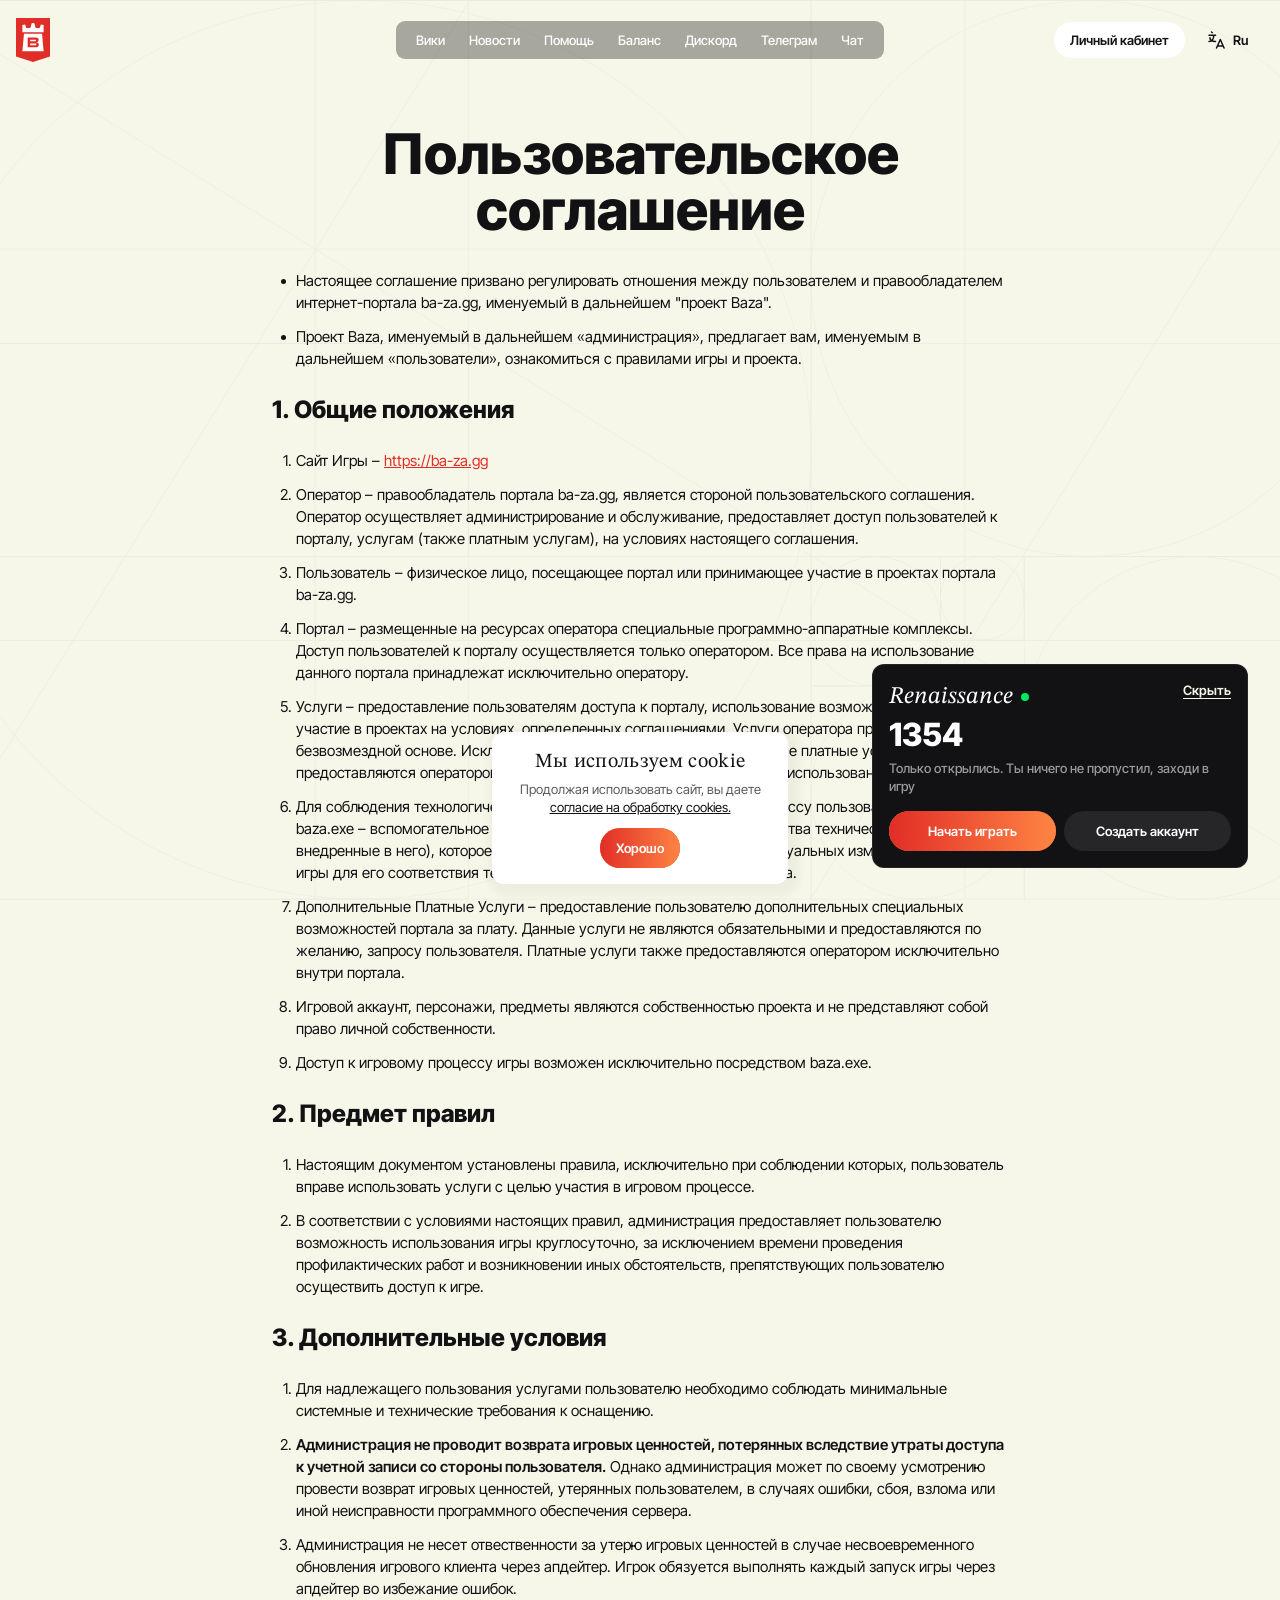
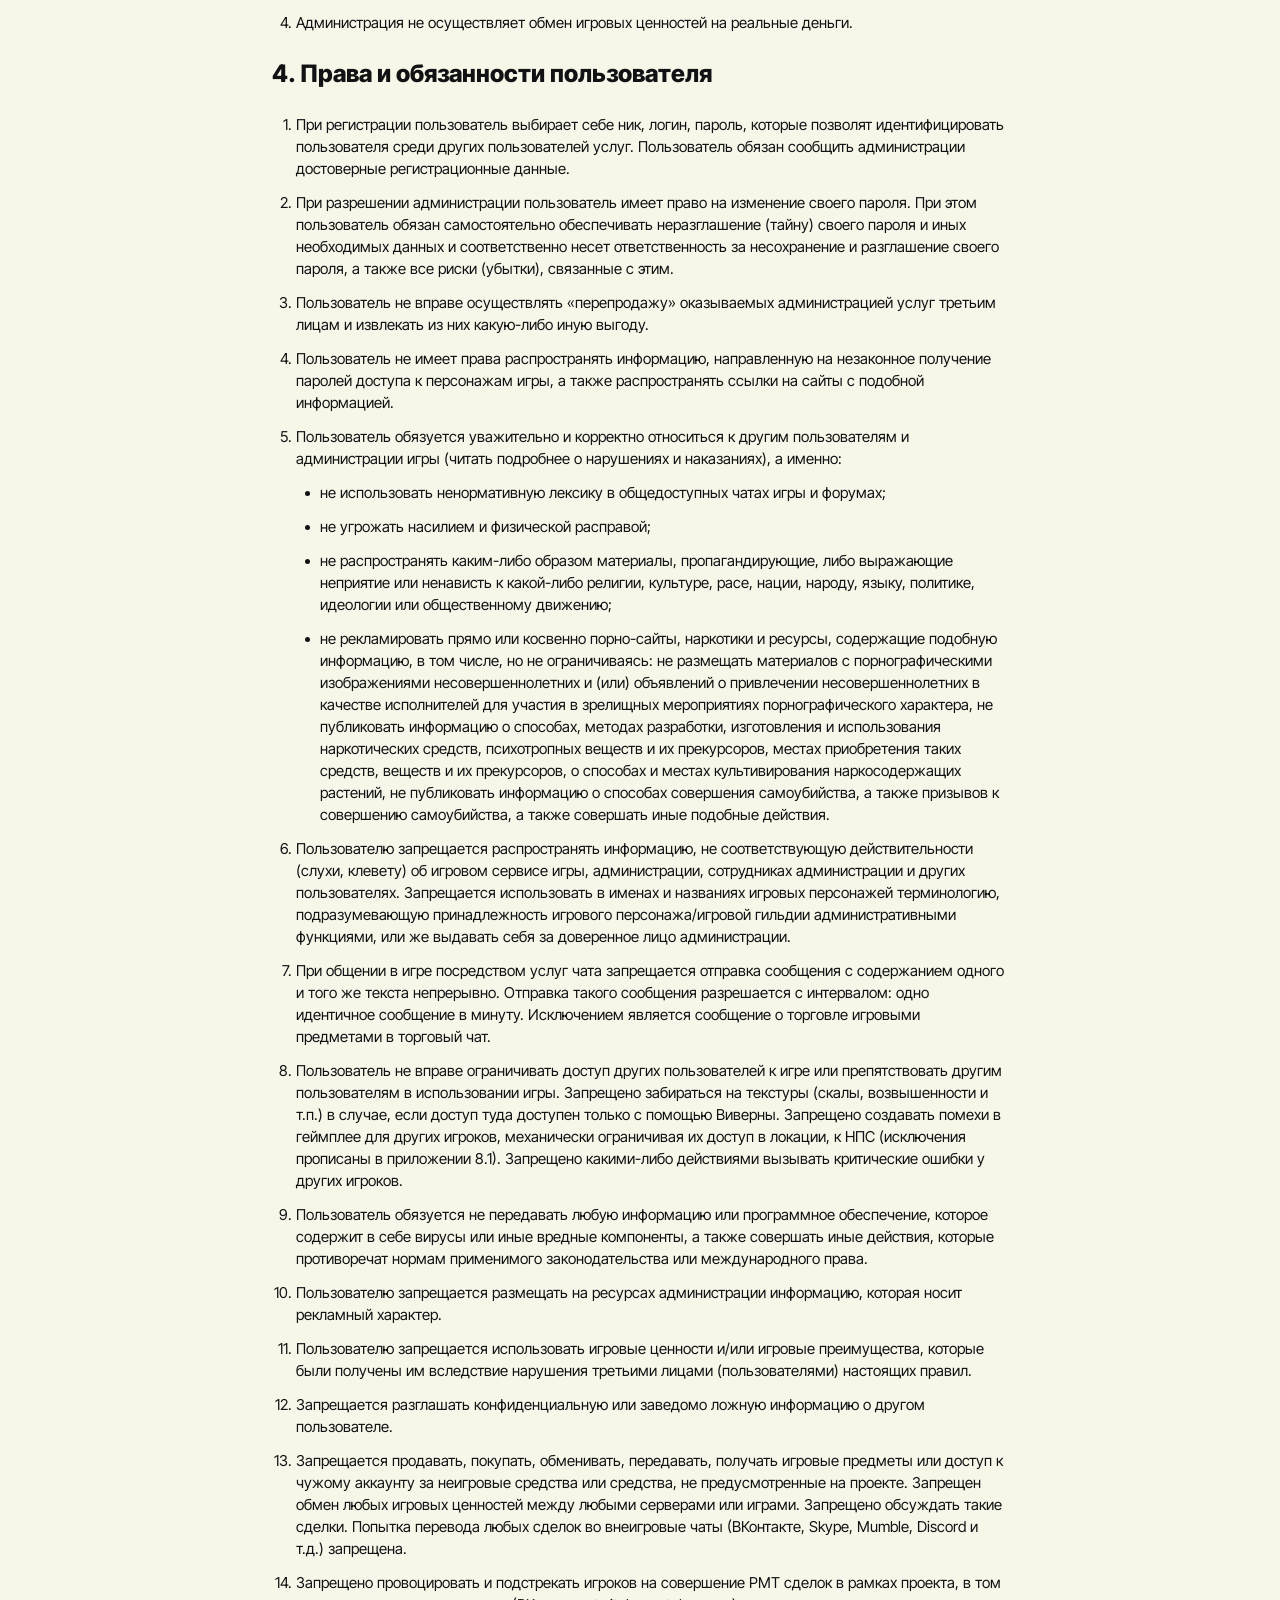
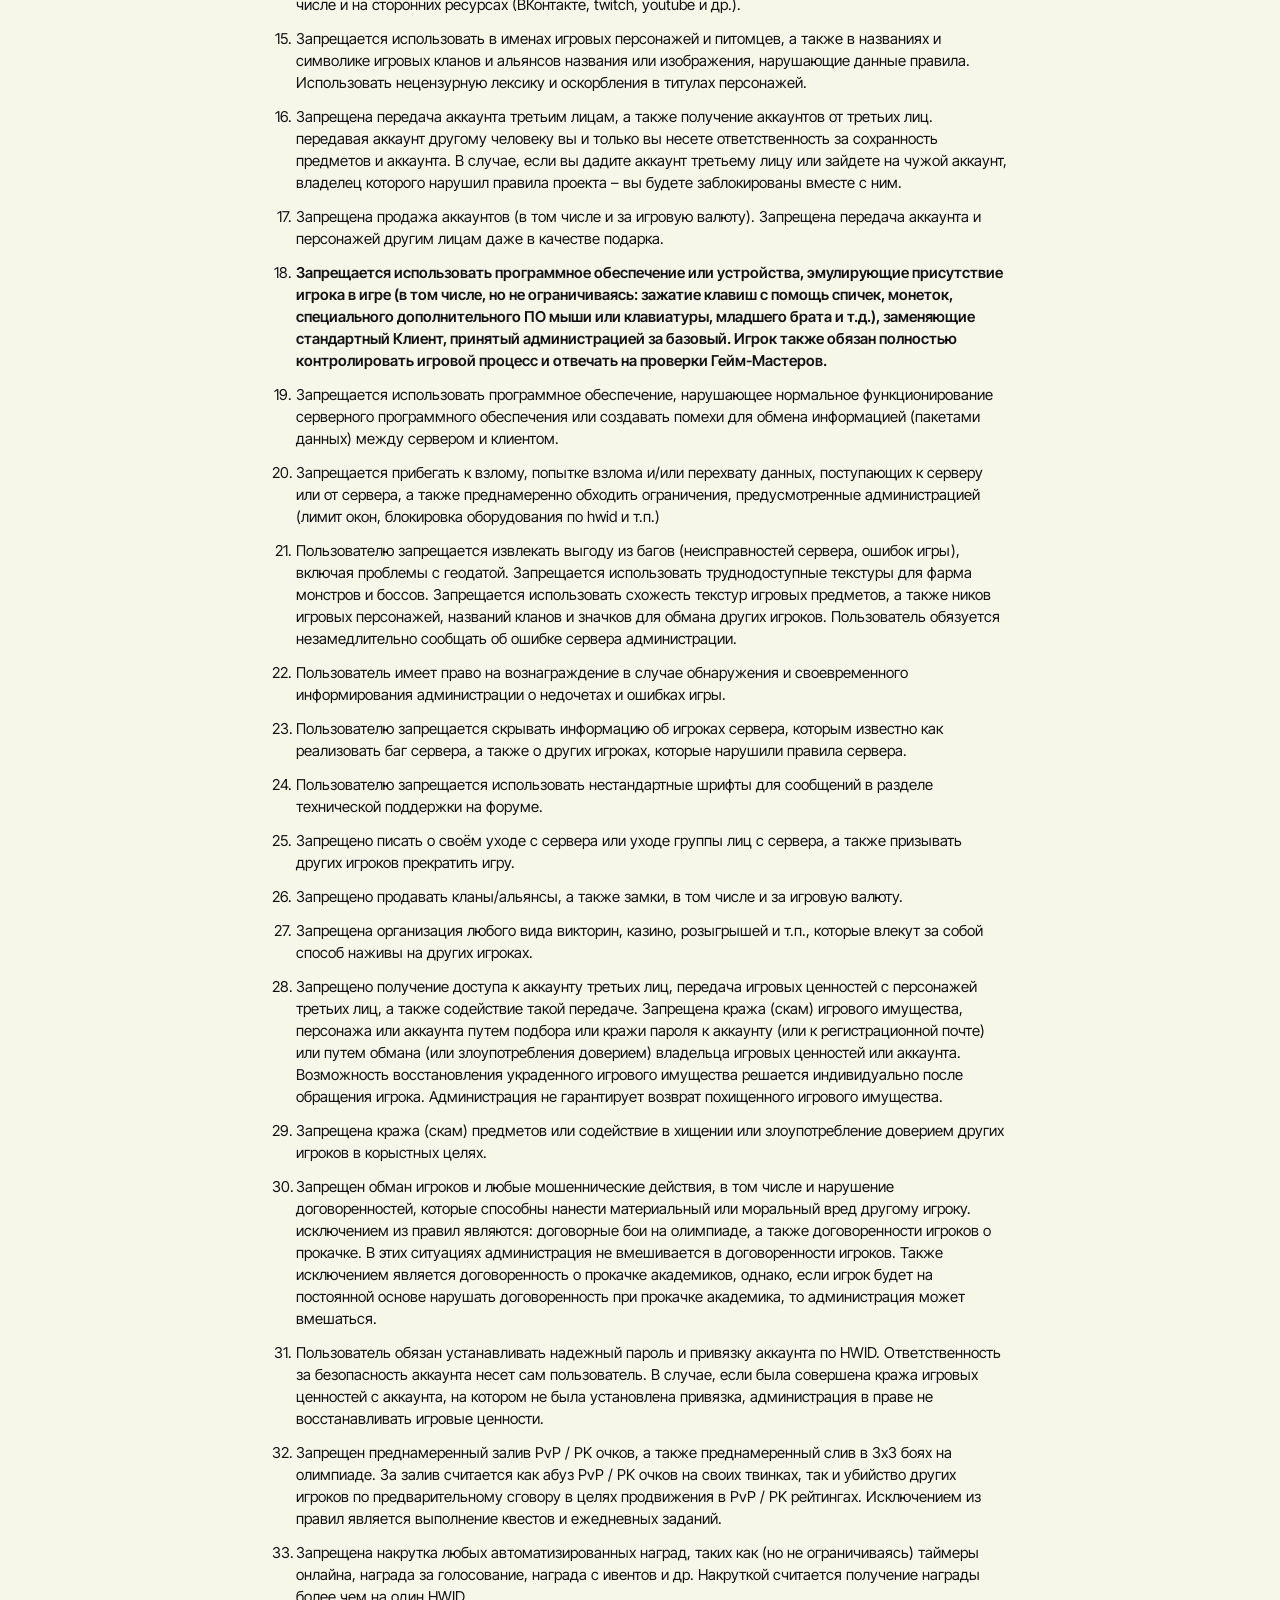
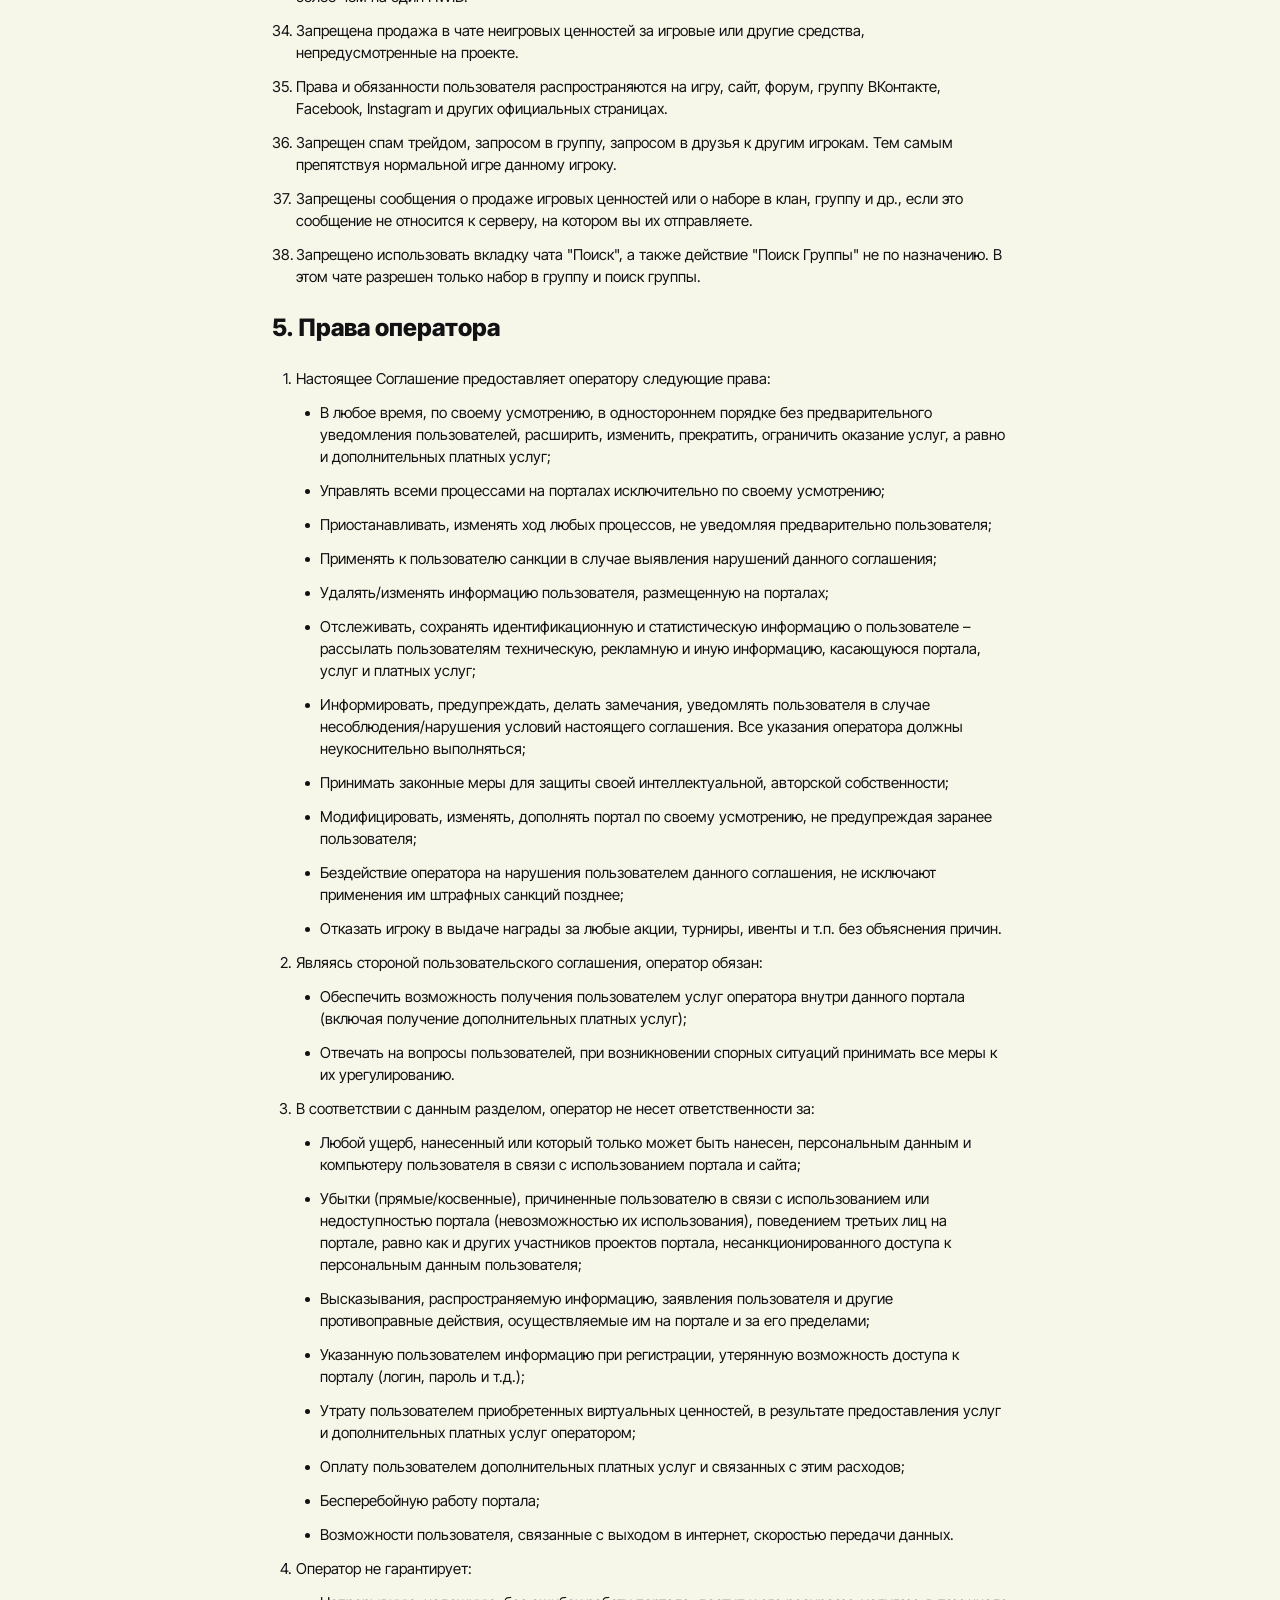
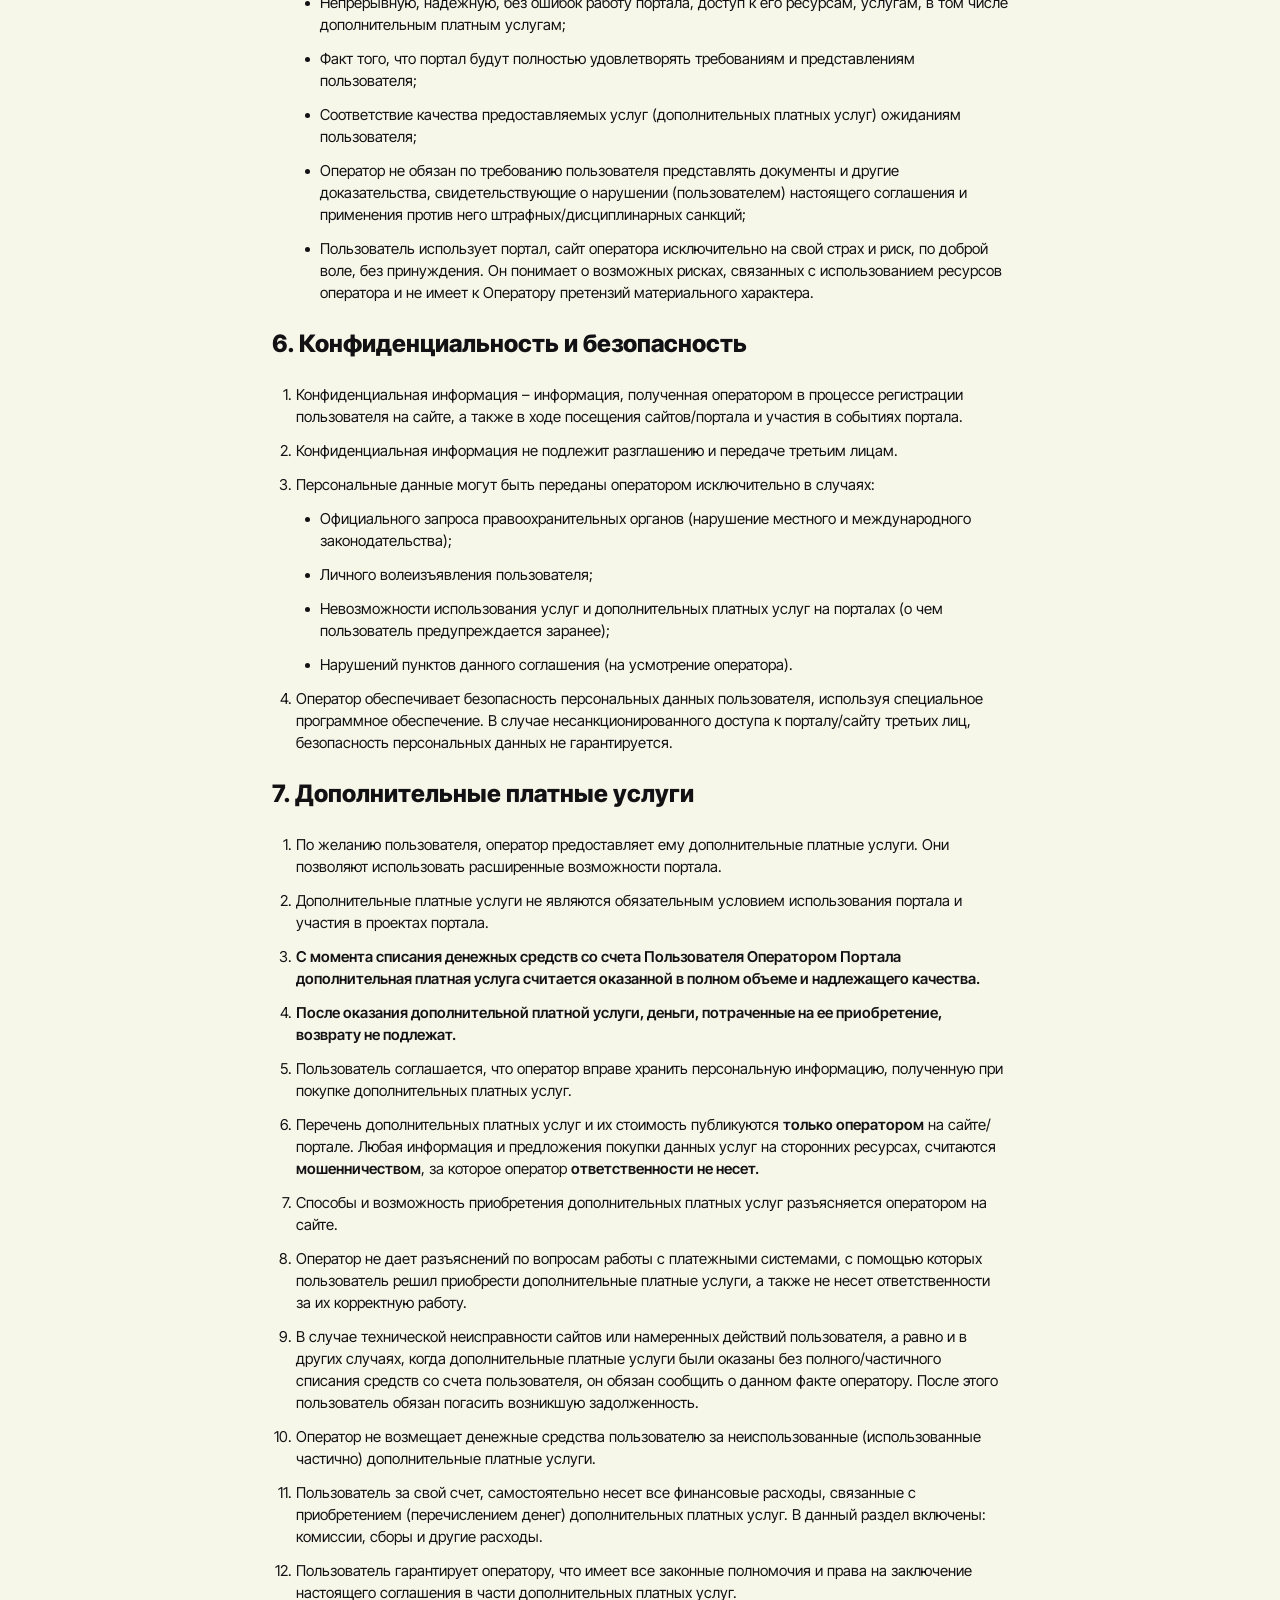
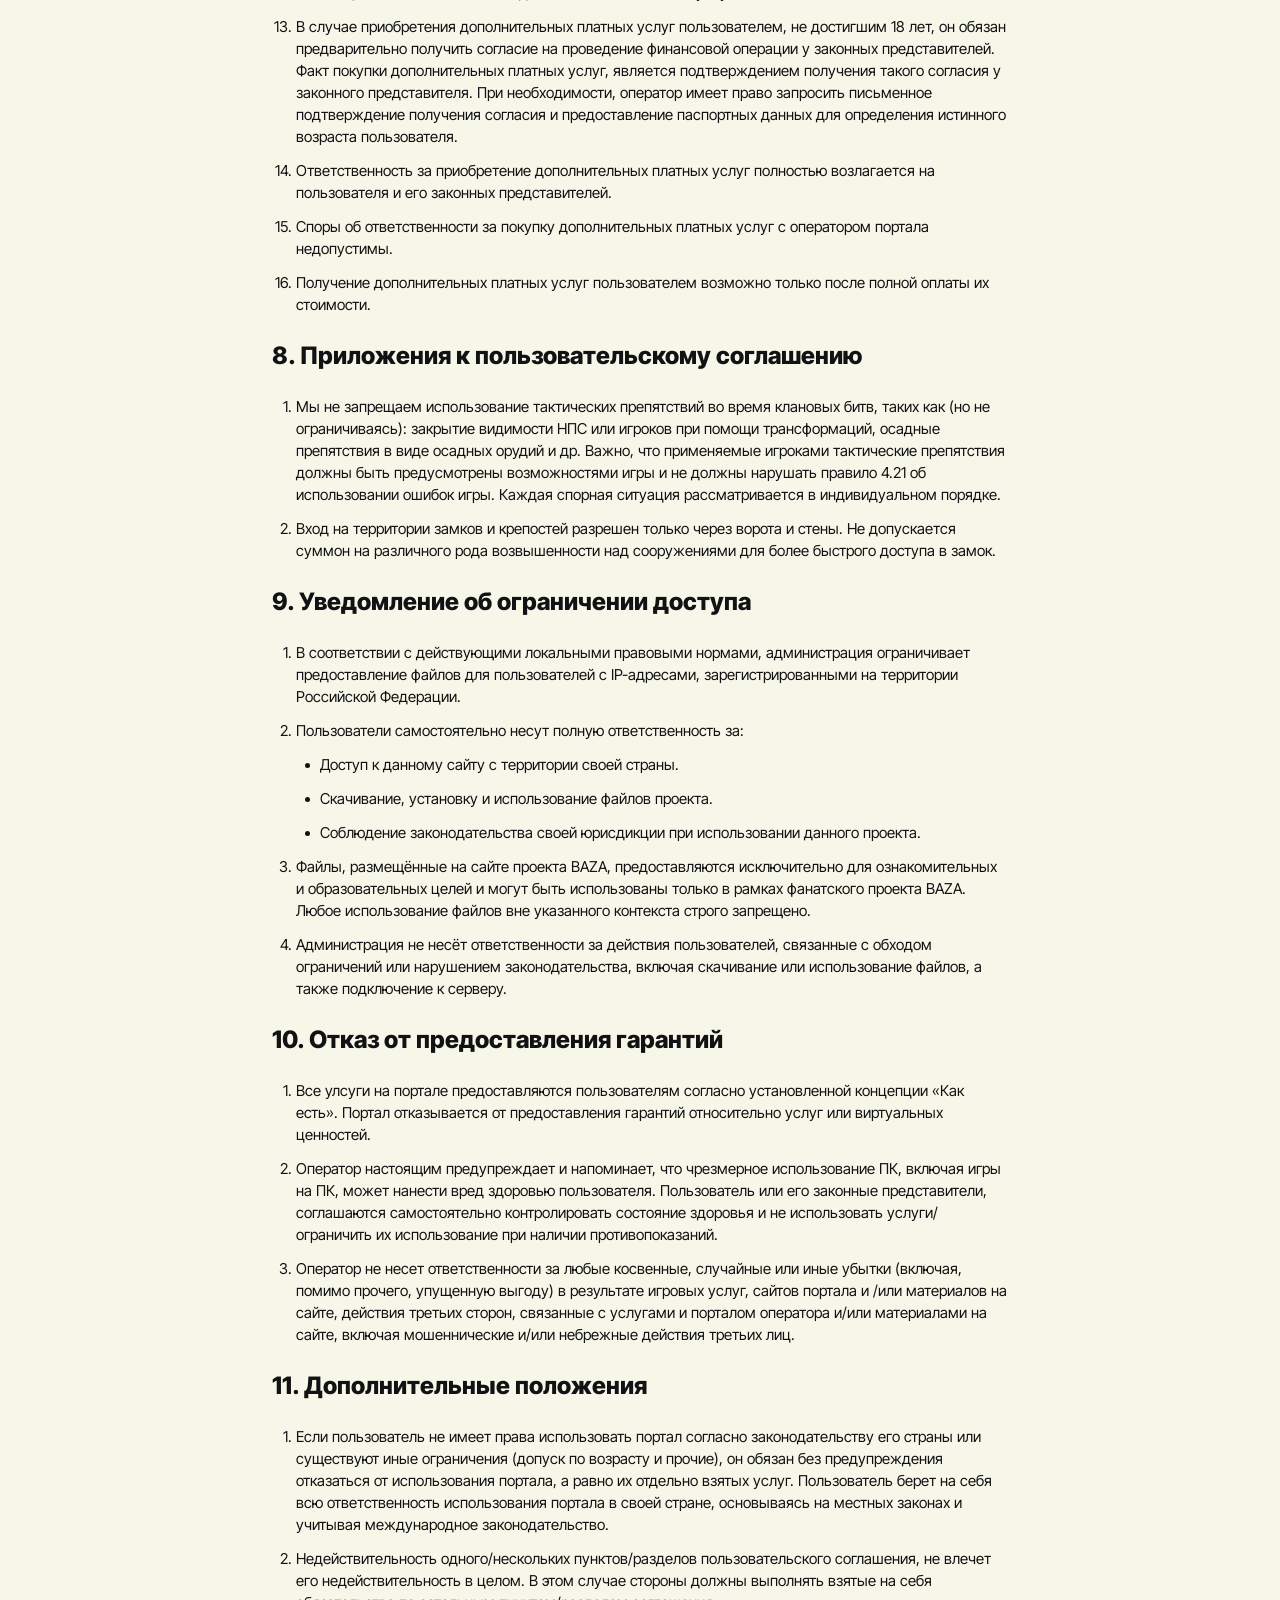
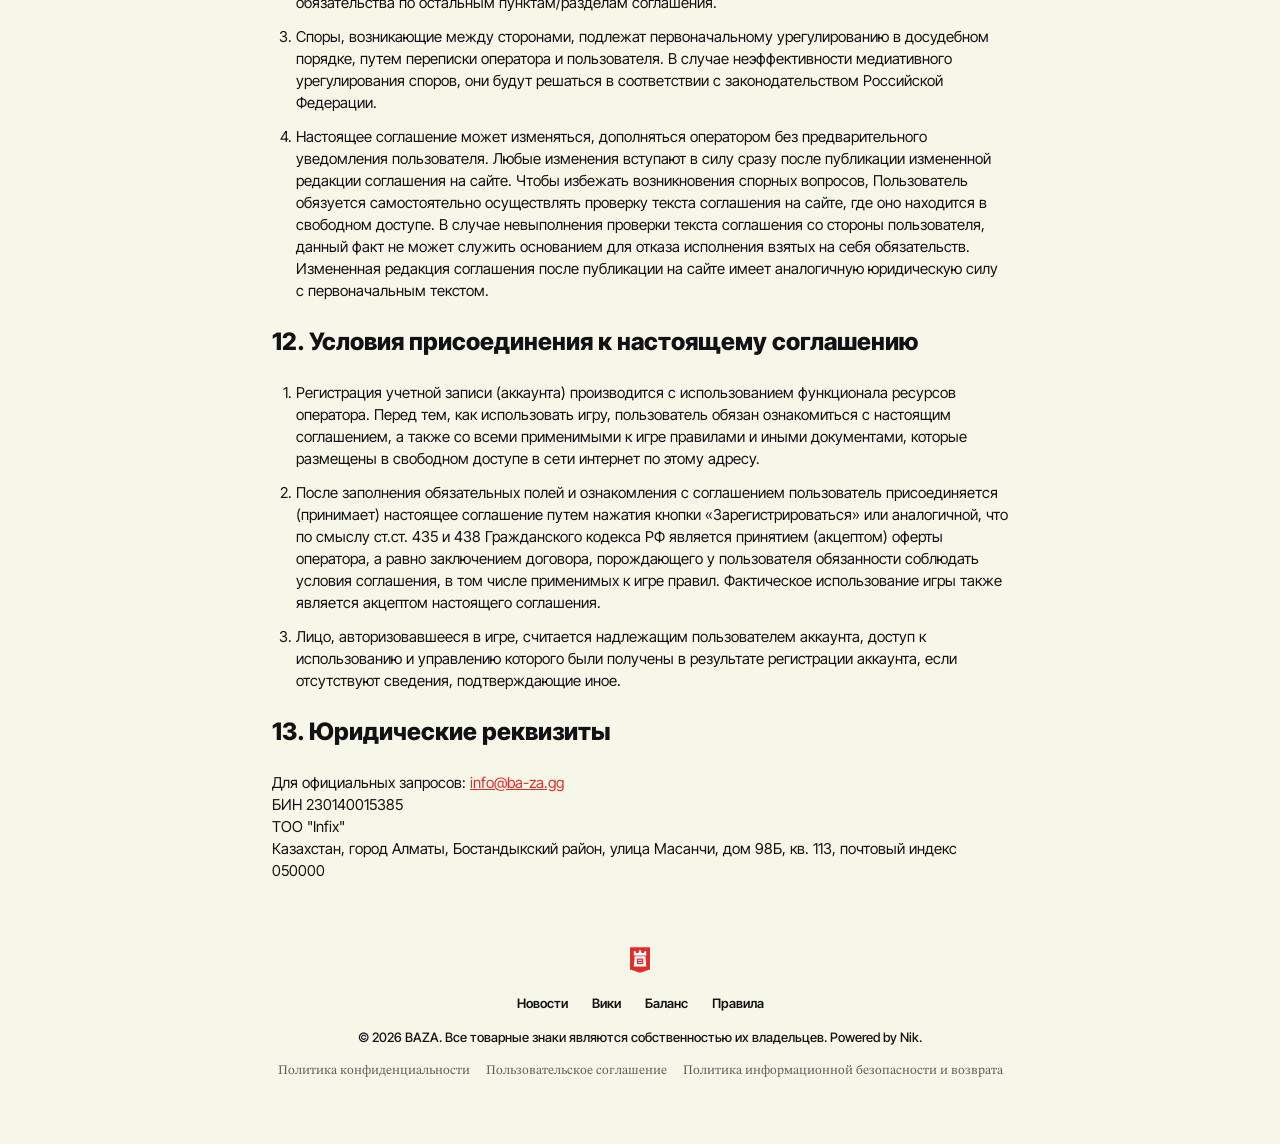
<file: page.html>
<!doctype html>
<html lang="en">
<head>
  <meta charset="UTF-8">
  <meta name="viewport" content="width=device-width, initial-scale=1, maximum-scale=1, minimum-scale=1">
  <link rel="profile" href="https://gmpg.org/xfn/11">
  <link rel="icon" type="image/x-icon" href="assets/img/favicon.svg">
  <title>Page</title>
  <link rel="stylesheet" href="assets/css/hystmodal.min.css" media="all">
<link rel="stylesheet" href="assets/css/swiper-bundle.min.css" media="all">
<link rel="stylesheet" href="assets/css/fancybox.min.css" media="all">
<link rel="stylesheet" href="assets/css/jquery.arcticmodal-0.3.css" media="all">
<link rel="stylesheet" href="assets/css/main.min.css" media="all">
<script src="assets/js/jquery-3.7.1.min.js"></script>
</head>

<body class="other-page">

  <div id="preloader" class="preloader">
  <div class="preloader-logo">
    <svg xmlns="http://www.w3.org/2000/svg" width="45" height="64" viewBox="0 0 45 64" fill="none">
      <path d="M0 2.66667V53.8668L22.5 61.3595L45 53.8668V2.66667H0Z" fill="#DBDBD0"/>
      <path d="M8.4375 12.0543V21.5083H36.5625V12.0543L34.8004 11.7252L33.0497 11.4074L31.2877 15.9244H26.0128L24.262 9.7844L22.5 9.46663L20.7492 9.7844L18.9872 15.9244H13.7124L11.9616 11.4074L10.1995 11.7252L8.4375 12.0543Z" fill="#F7F7E9"/>
      <path d="M10.5469 23.6333H34.4531L36.5625 47.0083H8.4375L10.5469 23.6333Z" fill="#F7F7E9"/>
      <path d="M15.4688 28.8041H26.0464C28.4823 28.8041 29.9351 29.9251 29.9351 32.0144C29.9351 33.9318 28.4179 34.944 26.7302 35.0317C28.8242 35.1176 30.2344 36.2369 30.2344 38.349C30.2344 40.6962 28.29 41.7312 25.7046 41.7312H15.4688V28.8041ZM26.3883 33.7809V31.6705H18.7389V33.7809H26.3883ZM18.7389 36.7105V38.8665H26.6658V36.7105H18.7389Z" fill="#DBDBD0"/>
    </svg>
    <div class="preloader-logo__fill">
      <svg xmlns="http://www.w3.org/2000/svg" width="45" height="64" viewBox="0 0 45 64" fill="none">
        <path d="M0 2.66667V53.8668L22.5 61.3595L45 53.8668V2.66667H0Z" fill="#E12D27"/>
        <path d="M8.4375 12.0543V21.5083H36.5625V12.0543L34.8004 11.7252L33.0497 11.4074L31.2877 15.9244H26.0128L24.262 9.7844L22.5 9.46663L20.7492 9.7844L18.9872 15.9244H13.7124L11.9616 11.4074L10.1995 11.7252L8.4375 12.0543Z" fill="#F7F7E9"/>
        <path d="M10.5469 23.6333H34.4531L36.5625 47.0083H8.4375L10.5469 23.6333Z" fill="#F7F7E9"/>
        <path d="M15.4688 28.8041H26.0464C28.4823 28.8041 29.9351 29.9251 29.9351 32.0144C29.9351 33.9318 28.4179 34.944 26.7302 35.0317C28.8242 35.1176 30.2344 36.2369 30.2344 38.349C30.2344 40.6962 28.29 41.7312 25.7046 41.7312H15.4688V28.8041ZM26.3883 33.7809V31.6705H18.7389V33.7809H26.3883ZM18.7389 36.7105V38.8665H26.6658V36.7105H18.7389Z" fill="#E12D27"/>
      </svg>
    </div>
  </div>
</div>

<header class="header">
  <div class="container">
    <div class="header-wrap">
      <div class="header-item header-item_left">
        <div class="logo-wrap">
          <a href="#" class="logo">
            <img src="assets/img/logo.svg" alt="" class="logo-img">
          </a>
          <div class="stories">
            <div class="stories-item"><img src="assets/img/stories1.webp" alt="story"></div>
            <div class="stories-item"><img src="assets/img/stories2.webp" alt="story"></div>
            <div class="stories-item"><img src="assets/img/stories3.webp" alt="story"></div>
            <div class="stories-item"><img src="assets/img/stories4.webp" alt="story"></div>
          </div>
        </div>
      </div>
      <nav>
        <ul class="menu body-s fw-500">
          <li class="menu-item">
            <a href="#">Вики</a>
          </li>
          <li class="menu-item">
            <a href="#">Новости</a>
          </li>
          <li class="menu-item">
            <a href="#">Помощь</a>
          </li>
          <li class="menu-item">
            <a href="#">Баланс</a>
          </li>
          <li class="menu-item">
            <a href="#">Дискорд</a>
          </li>
          <li class="menu-item">
            <a href="#">Телеграм</a>
          </li>
          <li class="menu-item">
            <a href="#">Чат</a>
          </li>
        </ul>
      </nav>
      <div class="header-item header-item_right">
        <a href="#" class="btn btn_secondary">Личный кабинет</a>
        <div class="lang dropdown">
          <div class="lang__head btn btn_icon-left">
            <img src="assets/img/lang.svg" class="svg" alt="">
            <span>Ru</span>
          </div>
          <div class="lang__content dropdown__content">
            <a class="dropdown__item lang__item active">
              Ru
            </a>
            <a class="dropdown__item lang__item">
              En
            </a>
          </div>
        </div>
        <a href="#" data-hystmodal="#menuModal" class="menu-btn">
          <img src="assets/img/menu.svg" class="svg" alt="">
        </a>
      </div>
    </div>
  </div>
</header>
    
<div style="display: none;">
  <div class="box-modal stories-modal" id="storiesModal">
      <div class="stories-modal-wrap">
          <div class="arcticmodal-close stories-modal-close">
              <img src="assets/img/close.svg" alt="svg" class="svg">
              <span class="body-s">закрыть</span>
          </div>
          <div class="swiper stories-swiper">
              <div class="swiper-wrapper">
                  <div class="swiper-slide stories-swiper-slide">
                      <video loop playsinline>
                          <source src="assets/img/story1-big.mp4" type="video/mp4">
                      </video>
                  </div>
                  <div class="swiper-slide stories-swiper-slide">
                      <video loop playsinline>
                        <source src="assets/img/story2-big.mp4" type="video/mp4">
                      </video>
                      <a href="#" class="btn btn_accent"><span>Подробнее</span></a>
                  </div>
                  <div class="swiper-slide stories-swiper-slide">
                      <img src="assets/img/story3-big.webp" alt="">
                      <a href="https://discord.gg/baza" class="btn btn_accent"><span>Подробнее</span></a>
                  </div>
                  <div class="swiper-slide stories-swiper-slide">
                      <img src="assets/img/story4-big.webp" alt="">
                      <a href="https://t.me/bazaproject_bot" class="btn btn_accent"><span>Подробнее</span></a>                              
                  </div>
              </div>
          </div>
          <div class="swiper-pagination"></div>
      </div>
      <div class="modal-overlay arcticmodal-close"></div>
  </div>
</div>

<div class="hystmodal" id="menuModal" aria-hidden="true">
  <div class="hystmodal__wrap">
    <div class="hystmodal__window menu-modal" role="dialog" aria-modal="true">
      <div class="menu-modal__head header-wrap">
        <div class="header-item header-item_left">
          <a href="#" class="logo">
            <img src="assets/img/logo.svg" alt="" class="logo-img">
          </a>
        </div>
        <div class="header-item header-item_right">
          <a href="#" class="btn btn_secondary">Личный кабинет</a>
          <div class="lang dropdown">
            <div class="lang__head btn btn_icon-left">
              <img src="assets/img/lang.svg" class="svg" alt="">
              <span>Ru</span>
            </div>
            <div class="lang__content dropdown__content">
              <a class="dropdown__item lang__item active">
                Ru
              </a>
              <a class="dropdown__item lang__item">
                En
              </a>
            </div>
          </div>
          <div class="menu-modal__close" data-hystclose>
            <img src="assets/img/close.svg" class="svg" alt="">
          </div>
        </div>
      </div>
      <div class="menu-modal-menu">
        <a href="#block1" class="menu-modal-item">
          <span class="menu-modal-item__name h5 fw-600">Начало</span>
          <span class="menu-modal-item__number create-s">I</span>
        </a>
        <a href="#block2" class="menu-modal-item">
          <span class="menu-modal-item__name h5 fw-600">Дорожная карта</span>
          <span class="menu-modal-item__number create-s">II</span>
        </a>
        <a href="#block3" class="menu-modal-item">
          <span class="menu-modal-item__name h5 fw-600">Отзывы</span>
          <span class="menu-modal-item__number create-s">III</span>
        </a>
        <a href="#block4" class="menu-modal-item">
          <span class="menu-modal-item__name h5 fw-600">Обновления</span>
          <span class="menu-modal-item__number create-s">IV</span>
        </a>
        <a href="#block5" class="menu-modal-item">
          <span class="menu-modal-item__name h5 fw-600">Фишки</span>
          <span class="menu-modal-item__number create-s">V</span>
        </a>
        <a href="#block6" class="menu-modal-item">
          <span class="menu-modal-item__name h5 fw-600">Команда</span>
          <span class="menu-modal-item__number create-s">VI</span>
        </a>
        <a href="#block7" class="menu-modal-item">
          <span class="menu-modal-item__name h5 fw-600">Медиа</span>
          <span class="menu-modal-item__number create-s">VII</span>
        </a>
        <a href="#block8" class="menu-modal-item">
          <span class="menu-modal-item__name h5 fw-600">Начать игру</span>
          <span class="menu-modal-item__number create-s">VIII</span>
        </a>
      </div>
      <div class="menu-modal__socials">
        <a href="#" class="btn btn_accent">
          <span>Личный кабинет</span>
        </a>
        <a href="#" class="social-item" target="_blank">
          <img src="assets/img/s1.svg" alt="">
        </a>
        <a href="#" class="social-item" target="_blank">
          <img src="assets/img/s2.svg" alt="">
        </a>
        <a href="#" class="social-item" target="_blank">
          <img src="assets/img/s3.svg" alt="">
        </a>
        <a href="#" class="social-item" target="_blank">
          <img src="assets/img/s4.svg" alt="">
        </a>
        <a href="#" class="social-item" target="_blank">
          <img src="assets/img/s5.svg" alt="">
        </a>
      </div>
    </div>
  </div>
</div>

<div class="fixed-menu">
  <a href="#block1" class="fixed-menu-item active">
    <span class="body-m fw-600">Начало</span>
    <span class="fixed-menu-item__line"></span>
    <span class="fixed-menu-item__number create-s">I</span>
  </a>
  <a href="#block2" class="fixed-menu-item">
    <span class="body-m fw-600">Дорожная карта</span>
    <span class="fixed-menu-item__line"></span>
    <span class="fixed-menu-item__number create-s">II</span>
  </a>
  <a href="#block3" class="fixed-menu-item">
    <span class="body-m fw-600">Отзывы</span>
    <span class="fixed-menu-item__line"></span>
    <span class="fixed-menu-item__number create-s">III</span>
  </a>
  <a href="#block4" class="fixed-menu-item">
    <span class="body-m fw-600">Обновления</span>
    <span class="fixed-menu-item__line"></span>
    <span class="fixed-menu-item__number create-s">IV</span>
  </a>
  <a href="#block5" class="fixed-menu-item">
    <span class="body-m fw-600">Фишки</span>
    <span class="fixed-menu-item__line"></span>
    <span class="fixed-menu-item__number create-s">V</span>
  </a>
  <a href="#block6" class="fixed-menu-item">
    <span class="body-m fw-600">Команда</span>
    <span class="fixed-menu-item__line"></span>
    <span class="fixed-menu-item__number create-s">VI</span>
  </a>
  <a href="#block7" class="fixed-menu-item">
    <span class="body-m fw-600">Медиа</span>
    <span class="fixed-menu-item__line"></span>
    <span class="fixed-menu-item__number create-s">VII</span>
  </a>
  <a href="#block8" class="fixed-menu-item">
    <span class="body-m fw-600">Начать игру</span>
    <span class="fixed-menu-item__line"></span>
    <span class="fixed-menu-item__number create-s">VIII</span>
  </a>
</div>

<div class="clock">
  <div class="clock-full">
    <div class="clock-full__head">
      <div class="clock-full__inner">
        <p class="create-l">Renaissance <span class="clock-full__dot"></span></p>
      </div>
      <div class="clock-full__close body-s fw-600">Скрыть</div>
    </div>
    <div class="clock-full__box">
      <p class="h5">1354</p>
      <p class="body-s hint3 fw-500">Только открылись. Ты ничего не пропустил, заходи в игру</p>
      <div class="clock-full__btns">
        <a href="#" class="btn btn_accent">
          <span>Начать играть</span>
        </a>
        <a href="#" class="btn btn_dark">
          Создать аккаунт
        </a>
      </div>
    </div>
    <!-- <div class="clock-full__wrap">
      <div class="clock-timer">
        <div class="clock-timer__item">
          <p class="h4" id="day">64</p>
          <span class="body-s hint3" id="day-text">дней</span>
        </div>
        <img src="assets/img/dots.svg" alt="">
        <div class="clock-timer__item">
          <p class="h4" id="hour">22</p>
          <span class="body-s hint3" id="hour-text">часов</span>
        </div>
        <img src="assets/img/dots.svg" alt="">
        <div class="clock-timer__item">
          <p class="h4" id="minute">58</p>
          <span class="body-s hint3" id="minute-text">минут</span>
        </div>
      </div>
      
      <script>
        const endDate = new Date('2026-10-25T00:00:00');

        const clockEl = document.querySelector('.clock');

        const dayEl = document.getElementById('day');
        const dayTextEl = document.getElementById('day-text');

        const hourEl = document.getElementById('hour');
        const hourTextEl = document.getElementById('hour-text');

        const minuteEl = document.getElementById('minute');
        const minuteTextEl = document.getElementById('minute-text');

        function plural(number, words) {
          number = Math.abs(number) % 100;
          const n = number % 10;

          if (number > 10 && number < 20) return words[2];
          if (n > 1 && n < 5) return words[1];
          if (n === 1) return words[0];

          return words[2];
        }

        function updateTimer() {
          const now = new Date();
          let diff = endDate - now;

          if (diff <= 0) {
            diff = 0;

            clockEl.classList.add('disabled');

            clearInterval(timerInterval);
          } else {
            clockEl.classList.remove('disabled');
          }

          const days = Math.floor(diff / (1000 * 60 * 60 * 24));

          const hours = Math.floor(
            (diff % (1000 * 60 * 60 * 24)) /
            (1000 * 60 * 60)
          );

          const minutes = Math.floor(
            (diff % (1000 * 60 * 60)) /
            (1000 * 60)
          );

          dayEl.textContent = days;
          hourEl.textContent = hours.toString().padStart(2, '0');
          minuteEl.textContent = minutes.toString().padStart(2, '0');

          dayTextEl.textContent = plural(days, ['день', 'дня', 'дней']);
          hourTextEl.textContent = plural(hours, ['час', 'часа', 'часов']);
          minuteTextEl.textContent = plural(minutes, ['минута', 'минуты', 'минут']);
        }

        updateTimer();

        const timerInterval = setInterval(updateTimer, 1000);
      </script>
      <div class="clock-full__btns">
        <a href="#" class="btn btn_accent">
          <span>Начать играть</span>
        </a>
        <a href="#" class="btn btn_dark">
          Создать аккаунт
        </a>
      </div>
    </div> -->
  </div>
  <div class="clock-small">
    <img src="assets/img/clock.svg" alt="">
  </div>
</div>

<div class="cookie-banner" id="cookie-banner">
  <div class="cookie-banner__wrap">
    <p class="cookie-banner__title create-m">Мы используем cookie</p>
    <p class="cookie-banner__desc body-s hint">Продолжая использовать сайт, вы даете <a href="#">согласие на обработку cookies.</a></p>
    <div id="cookie-accept" class="btn btn_accent"><span>Хорошо</span></div>
  </div>
</div> 

  <main>
    
    
    <div class="golden-ratio">
      <img src="assets/img/golden-ratio.svg" alt="" class="golden-ratio__light">
      <img src="assets/img/golden-ratio2.svg" class="golden-ratio__dark">
    </div>

    <!-- default -->
    <div class="dark-section">
      <section class="default-section section">
        <div class="container">
          <div class="default">
            <h1 class="h2 default__title">Пользовательское соглашение</h1>
            <div class="default-content body-m">
              <ul>
                <li>Настоящее соглашение призвано регулировать отношения между пользователем и правообладателем интернет-портала ba-za.gg, именуемый в дальнейшем "проект Baza".</li>
                <li>Проект Baza, именуемый в дальнейшем «администрация», предлагает вам, именуемым в дальнейшем «пользователи», ознакомиться с правилами игры и проекта.</li>
              </ul>
              <h5 class="h6">1. Общие положения</h5>
              <ol>
                <li>Сайт Игры – <a href="https://ba-za.gg" target="_blank" rel="noopener noreferrer">https://ba-za.gg</a>
                </li>
                <li>Оператор – правообладатель портала ba-za.gg, является стороной пользовательского соглашения. Оператор осуществляет администрирование и обслуживание, предоставляет доступ пользователей к порталу, услугам (также платным услугам), на условиях настоящего соглашения.
                </li>
                <li>Пользователь – физическое лицо, посещающее портал или принимающее участие в проектах портала ba-za.gg.
                </li>
                <li>Портал – размещенные на ресурсах оператора специальные программно-аппаратные комплексы. Доступ пользователей к порталу осуществляется только оператором. Все права на использование данного портала принадлежат исключительно оператору.
                </li>
                <li>Услуги – предоставление пользователям доступа к порталу, использование возможностей и сервисов, участие в проектах на условиях, определенных соглашениями. Услуги оператора предоставляются на безвозмездной основе. Исключения составляют только дополнительные платные услуги. Все услуги предоставляются оператором только внутри портала, т.е. во время его использования пользователем.
                </li>
                <li>Для соблюдения технологического процесса доступа к игровому процессу пользователь использует baza.exe – вспомогательное программное обеспечение (включая средства технической защиты, внедренные в него), которое необходимо для скачивания/внесения актуальных изменений в клиент игры для его соответствия техническим параметрам игрового процесса.
                </li>
                <li>Дополнительные Платные Услуги – предоставление пользователю дополнительных специальных возможностей портала за плату. Данные услуги не являются обязательными и предоставляются по желанию, запросу пользователя. Платные услуги также предоставляются оператором исключительно внутри портала.
                </li>
                <li>Игровой аккаунт, персонажи, предметы являются собственностью проекта и не представляют собой право личной собственности.
                </li>
                <li>Доступ к игровому процессу игры возможен исключительно посредством baza.exe.
                </li>
              </ol>
              <h5 class="h6">2. Предмет правил</h5>
              <ol>
                <li>Настоящим документом установлены правила, исключительно при соблюдении которых, пользователь вправе использовать услуги с целью участия в игровом процессе.
                </li>
                <li>В соответствии с условиями настоящих правил, администрация предоставляет пользователю возможность использования игры круглосуточно, за исключением времени проведения профилактических работ и возникновении иных обстоятельств, препятствующих пользователю осуществить доступ к игре.
                </li>
              </ol>
              <h5 class="h6">3. Дополнительные условия</h5>
              <ol>
                <li>Для надлежащего пользования услугами пользователю необходимо соблюдать минимальные системные и технические требования к оснащению.
                </li>
                <li><strong>Администрация не проводит возврата игровых ценностей, потерянных вследствие утраты доступа к учетной записи со стороны пользователя.</strong> Однако администрация может по своему усмотрению провести возврат игровых ценностей, утерянных пользователем, в случаях ошибки, сбоя, взлома или иной неисправности программного обеспечения сервера.
                </li>
                <li>Администрация не несет отвественности за утерю игровых ценностей в случае несвоевременного обновления игрового клиента через апдейтер. Игрок обязуется выполнять каждый запуск игры через апдейтер во избежание ошибок.
                </li>
                <li>Администрация не осуществляет обмен игровых ценностей на реальные деньги.
                </li>
              </ol>
              <h5 class="h6">4. Права и обязанности пользователя</h5>
              <ol>
                <li>При регистрации пользователь выбирает себе ник, логин, пароль, которые позволят идентифицировать пользователя среди других пользователей услуг. Пользователь обязан сообщить администрации достоверные регистрационные данные.
                </li>
                <li>При разрешении администрации пользователь имеет право на изменение своего пароля. При этом пользователь обязан самостоятельно обеспечивать неразглашение (тайну) своего пароля и иных необходимых данных и соответственно несет ответственность за несохранение и разглашение своего пароля, а также все риски (убытки), связанные с этим.
                </li>
                <li>Пользователь не вправе осуществлять «перепродажу» оказываемых администрацией услуг третьим лицам и извлекать из них какую-либо иную выгоду.
                </li>
                <li>Пользователь не имеет права распространять информацию, направленную на незаконное получение паролей доступа к персонажам игры, а также распространять ссылки на сайты с подобной информацией.
                </li>
                <li>Пользователь обязуется уважительно и корректно относиться к другим пользователям и администрации игры (читать подробнее о нарушениях и наказаниях), а именно:
                  
                  <ul>
                    <li>не использовать ненормативную лексику в общедоступных чатах игры и форумах;</li>
                    <li>не угрожать насилием и физической расправой;</li>
                    <li>не распространять каким-либо образом материалы, пропагандирующие, либо выражающие неприятие или ненависть к какой-либо религии, культуре, расе, нации, народу, языку, политике, идеологии или общественному движению;</li>
                    <li>не рекламировать прямо или косвенно порно-сайты, наркотики и ресурсы, содержащие подобную информацию, в том числе, но не ограничиваясь: не размещать материалов с порнографическими изображениями несовершеннолетних и (или) объявлений о привлечении несовершеннолетних в качестве исполнителей для участия в зрелищных мероприятиях порнографического характера, не публиковать информацию о способах, методах разработки, изготовления и использования наркотических средств, психотропных веществ и их прекурсоров, местах приобретения таких средств, веществ и их прекурсоров, о способах и местах культивирования наркосодержащих растений, не публиковать информацию о способах совершения самоубийства, а также призывов к совершению самоубийства, а также совершать иные подобные действия.</li>
                  </ul>
                </li>
                <li>Пользователю запрещается распространять информацию, не соответствующую действительности (слухи, клевету) об игровом сервисе игры, администрации, сотрудниках администрации и других пользователях. Запрещается использовать в именах и названиях игровых персонажей терминологию, подразумевающую принадлежность игрового персонажа/игровой гильдии административными функциями, или же выдавать себя за доверенное лицо администрации.
                </li>
                <li>При общении в игре посредством услуг чата запрещается отправка сообщения с содержанием одного и того же текста непрерывно. Отправка такого сообщения разрешается с интервалом: одно идентичное сообщение в минуту. Исключением является сообщение о торговле игровыми предметами в торговый чат.
                </li>
                <li>Пользователь не вправе ограничивать доступ других пользователей к игре или препятствовать другим пользователям в использовании игры. Запрещено забираться на текстуры (скалы, возвышенности и т.п.) в случае, если доступ туда доступен только с помощью Виверны. Запрещено создавать помехи в геймплее для других игроков, механически ограничивая их доступ в локации, к НПС (исключения прописаны в приложении 8.1). Запрещено какими-либо действиями вызывать критические ошибки у других игроков.
                </li>
                <li>Пользователь обязуется не передавать любую информацию или программное обеспечение, которое содержит в себе вирусы или иные вредные компоненты, а также совершать иные действия, которые противоречат нормам применимого законодательства или международного права.
                </li>
                <li>Пользователю запрещается размещать на ресурсах администрации информацию, которая носит рекламный характер.
                </li>
                <li>Пользователю запрещается использовать игровые ценности и/или игровые преимущества, которые были получены им вследствие нарушения третьими лицами (пользователями) настоящих правил.
                </li>
                <li>Запрещается разглашать конфиденциальную или заведомо ложную информацию о другом пользователе.
                </li>
                <li>Запрещается продавать, покупать, обменивать, передавать, получать игровые предметы или доступ к чужому аккаунту за неигровые средства или средства, не предусмотренные на проекте. Запрещен обмен любых игровых ценностей между любыми серверами или играми. Запрещено обсуждать такие сделки. Попытка перевода любых сделок во внеигровые чаты (ВКонтакте, Skype, Mumble, Discord и т.д.) запрещена.
                </li>
                <li>Запрещено провоцировать и подстрекать игроков на совершение РМТ сделок в рамках проекта, в том числе и на сторонних ресурсах (ВКонтакте, twitch, youtube и др.).
                </li>
                <li>Запрещается использовать в именах игровых персонажей и питомцев, а также в названиях и символике игровых кланов и альянсов названия или изображения, нарушающие данные правила. Использовать нецензурную лексику и оскорбления в титулах персонажей.
                </li>
                <li>Запрещена передача аккаунта третьим лицам, а также получение аккаунтов от третьих лиц. передавая аккаунт другому человеку вы и только вы несете ответственность за сохранность предметов и аккаунта. В случае, если вы дадите аккаунт третьему лицу или зайдете на чужой аккаунт, владелец которого нарушил правила проекта – вы будете заблокированы вместе с ним.
                </li>
                <li>Запрещена продажа аккаунтов (в том числе и за игровую валюту). Запрещена передача аккаунта и персонажей другим лицам даже в качестве подарка.
                </li>
                <li><strong>Запрещается использовать программное обеспечение или устройства, эмулирующие присутствие игрока в игре (в том числе, но не ограничиваясь: зажатие клавиш с помощь спичек, монеток, специального дополнительного ПО мыши или клавиатуры, младшего брата и т.д.), заменяющие стандартный Клиент, принятый администрацией за базовый. Игрок также обязан полностью контролировать игровой процесс и отвечать на проверки Гейм-Мастеров.</strong>
                </li>
                <li>Запрещается использовать программное обеспечение, нарушающее нормальное функционирование серверного программного обеспечения или создавать помехи для обмена информацией (пакетами данных) между сервером и клиентом.
                </li>
                <li>Запрещается прибегать к взлому, попытке взлома и/или перехвату данных, поступающих к серверу или от сервера, а также преднамеренно обходить ограничения, предусмотренные администрацией (лимит окон, блокировка оборудования по hwid и т.п.)
                </li>
                <li>Пользователю запрещается извлекать выгоду из багов (неисправностей сервера, ошибок игры), включая проблемы с геодатой. Запрещается использовать труднодоступные текстуры для фарма монстров и боссов. Запрещается использовать схожесть текстур игровых предметов, а также ников игровых персонажей, названий кланов и значков для обмана других игроков. Пользователь обязуется незамедлительно сообщать об ошибке сервера администрации.
                </li>
                <li>Пользователь имеет право на вознаграждение в случае обнаружения и своевременного информирования администрации о недочетах и ошибках игры.
                </li>
                <li>Пользователю запрещается скрывать информацию об игроках сервера, которым известно как реализовать баг сервера, а также о других игроках, которые нарушили правила сервера.
                </li>
                <li>Пользователю запрещается использовать нестандартные шрифты для сообщений в разделе технической поддержки на форуме.
                </li>
                <li>Запрещено писать о своём уходе с сервера или уходе группы лиц с сервера, а также призывать других игроков прекратить игру.
                </li>
                <li>Запрещено продавать кланы/альянсы, а также замки, в том числе и за игровую валюту.
                </li>
                <li>Запрещена организация любого вида викторин, казино, розыгрышей и т.п., которые влекут за собой способ наживы на других игроках.
                </li>
                <li>Запрещено получение доступа к аккаунту третьих лиц, передача игровых ценностей с персонажей третьих лиц, а также содействие такой передаче. Запрещена кража (скам) игрового имущества, персонажа или аккаунта путем подбора или кражи пароля к аккаунту (или к регистрационной почте) или путем обмана (или злоупотребления доверием) владельца игровых ценностей или аккаунта. Возможность восстановления украденного игрового имущества решается индивидуально после обращения игрока. Администрация не гарантирует возврат похищенного игрового имущества.
                </li>
                <li>Запрещена кража (скам) предметов или содействие в хищении или злоупотребление доверием других игроков в корыстных целях.
                </li>
                <li>Запрещен обман игроков и любые мошеннические действия, в том числе и нарушение договоренностей, которые способны нанести материальный или моральный вред другому игроку. исключением из правил являются: договорные бои на олимпиаде, а также договоренности игроков о прокачке. В этих ситуациях администрация не вмешивается в договоренности игроков. Также исключением является договоренность о прокачке академиков, однако, если игрок будет на постоянной основе нарушать договоренность при прокачке академика, то администрация может вмешаться.
                </li>
                <li>Пользователь обязан устанавливать надежный пароль и привязку аккаунта по HWID. Ответственность за безопасность аккаунта несет сам пользователь. В случае, если была совершена кража игровых ценностей с аккаунта, на котором не была установлена привязка, администрация в праве не восстанавливать игровые ценности.
                </li>
                <li>Запрещен преднамеренный залив PvP / PK очков, а также преднамеренный слив в 3х3 боях на олимпиаде. За залив считается как абуз PvP / PK очков на своих твинках, так и убийство других игроков по предварительному сговору в целях продвижения в PvP / PK рейтингах. Исключением из правил является выполнение квестов и ежедневных заданий.
                </li>
                <li>Запрещена накрутка любых автоматизированных наград, таких как (но не ограничиваясь) таймеры онлайна, награда за голосование, награда с ивентов и др. Накруткой считается получение награды более чем на один HWID.
                </li>
                <li>Запрещена продажа в чате неигровых ценностей за игровые или другие средства, непредусмотренные на проекте.
                </li>
                <li>Права и обязанности пользователя распространяются на игру, сайт, форум, группу ВКонтакте, Facebook, Instagram и других официальных страницах.
                </li>
                <li>Запрещен спам трейдом, запросом в группу, запросом в друзья к другим игрокам. Тем самым препятствуя нормальной игре данному игроку.
                </li>
                <li>Запрещены сообщения о продаже игровых ценностей или о наборе в клан, группу и др., если это сообщение не относится к серверу, на котором вы их отправляете.
                </li>
                <li>Запрещено использовать вкладку чата "Поиск", а также действие "Поиск Группы" не по назначению. В этом чате разрешен только набор в группу и поиск группы.
                </li>
              </ol>
              <h5 class="h6">5. Права оператора</h5>
              <ol>
                <li>Настоящее Соглашение предоставляет оператору следующие права:
                  
                <ul>
                  <li>В любое время, по своему усмотрению, в одностороннем порядке без предварительного уведомления пользователей, расширить, изменить, прекратить, ограничить оказание услуг, а равно и дополнительных платных услуг;</li>
                  <li>Управлять всеми процессами на порталах исключительно по своему усмотрению;</li>
                  <li>Приостанавливать, изменять ход любых процессов, не уведомляя предварительно пользователя;</li>
                  <li>Применять к пользователю санкции в случае выявления нарушений данного соглашения;</li>
                  <li>Удалять/изменять информацию пользователя, размещенную на порталах;</li>
                  <li>Отслеживать, сохранять идентификационную и статистическую информацию о пользователе – рассылать пользователям техническую, рекламную и иную информацию, касающуюся портала, услуг и платных услуг;</li>
                  <li>Информировать, предупреждать, делать замечания, уведомлять пользователя в случае несоблюдения/нарушения условий настоящего соглашения. Все указания оператора должны неукоснительно выполняться;</li>
                  <li>Принимать законные меры для защиты своей интеллектуальной, авторской собственности;</li>
                  <li>Модифицировать, изменять, дополнять портал по своему усмотрению, не предупреждая заранее пользователя;</li>
                  <li>Бездействие оператора на нарушения пользователем данного соглашения, не исключают применения им штрафных санкций позднее;</li>
                  <li>Отказать игроку в выдаче награды за любые акции, турниры, ивенты и т.п. без объяснения причин.</li>
                </ul>
                </li>
                <li>Являясь стороной пользовательского соглашения, оператор обязан:
                  <ul>
                    <li>Обеспечить возможность получения пользователем услуг оператора внутри данного портала (включая получение дополнительных платных услуг);</li>
                    <li>Отвечать на вопросы пользователей, при возникновении спорных ситуаций принимать все меры к их урегулированию.</li>
                  </ul>
                </li>
                <li>В соответствии с данным разделом, оператор не несет ответственности за:
                  <ul>
                    <li>Любой ущерб, нанесенный или который только может быть нанесен, персональным данным и компьютеру пользователя в связи с использованием портала и сайта;</li>
                    <li>Убытки (прямые/косвенные), причиненные пользователю в связи с использованием или недоступностью портала (невозможностью их использования), поведением третьих лиц на портале, равно как и других участников проектов портала, несанкционированного доступа к персональным данным пользователя;</li>
                    <li>Высказывания, распространяемую информацию, заявления пользователя и другие противоправные действия, осуществляемые им на портале и за его пределами;</li>
                    <li>Указанную пользователем информацию при регистрации, утерянную возможность доступа к порталу (логин, пароль и т.д.);</li>
                    <li>Утрату пользователем приобретенных виртуальных ценностей, в результате предоставления услуг и дополнительных платных услуг оператором;</li>
                    <li>Оплату пользователем дополнительных платных услуг и связанных с этим расходов;</li>
                    <li>Бесперебойную работу портала;</li>
                    <li>Возможности пользователя, связанные с выходом в интернет, скоростью передачи данных.</li>
                  </ul>
                </li>
                <li>Оператор не гарантирует:
                  <ul>
                    <li>Непрерывную, надежную, без ошибок работу портала, доступ к его ресурсам, услугам, в том числе дополнительным платным услугам;</li>
                    <li>Факт того, что портал будут полностью удовлетворять требованиям и представлениям пользователя;</li>
                    <li>Соответствие качества предоставляемых услуг (дополнительных платных услуг) ожиданиям пользователя;</li>
                    <li>Оператор не обязан по требованию пользователя представлять документы и другие доказательства, свидетельствующие о нарушении (пользователем) настоящего соглашения и применения против него штрафных/дисциплинарных санкций;</li>
                    <li>Пользователь использует портал, сайт оператора исключительно на свой страх и риск, по доброй воле, без принуждения. Он понимает о возможных рисках, связанных с использованием ресурсов оператора и не имеет к Оператору претензий материального характера.</li>
                  </ul>
                </li>
              </ol>
              <h5 class="h6">6. Конфиденциальность и безопасность</h5>
              <ol>
                <li>Конфиденциальная информация – информация, полученная оператором в процессе регистрации пользователя на сайте, а также в ходе посещения сайтов/портала и участия в событиях портала.
                </li>
                <li>Конфиденциальная информация не подлежит разглашению и передаче третьим лицам.
                </li>
                <li>Персональные данные могут быть переданы оператором исключительно в случаях:
                  
                  <ul>
                    <li>Официального запроса правоохранительных органов (нарушение местного и международного законодательства);</li>
                    <li>Личного волеизъявления пользователя;</li>
                    <li>Невозможности использования услуг и дополнительных платных услуг на порталах (о чем пользователь предупреждается заранее);</li>
                    <li>Нарушений пунктов данного соглашения (на усмотрение оператора).</li>
                  </ul>
                </li>
                <li>Оператор обеспечивает безопасность персональных данных пользователя, используя специальное программное обеспечение. В случае несанкционированного доступа к порталу/сайту третьих лиц, безопасность персональных данных не гарантируется.
                </li>
              </ol>
              <h5 class="h6">7. Дополнительные платные услуги</h5>
              <ol>
                <li>По желанию пользователя, оператор предоставляет ему дополнительные платные услуги. Они позволяют использовать расширенные возможности портала.
                </li>
                <li>Дополнительные платные услуги не являются обязательным условием использования портала и участия в проектах портала.
                </li>
                <li><strong>С момента списания денежных средств со счета Пользователя Оператором Портала дополнительная платная услуга считается оказанной в полном объеме и надлежащего качества.</strong>
                </li>
                <li><strong>После оказания дополнительной платной услуги, деньги, потраченные на ее приобретение, возврату не подлежат.</strong>
                </li>
                <li>Пользователь соглашается, что оператор вправе хранить персональную информацию, полученную при покупке дополнительных платных услуг.
                </li>
                <li>Перечень дополнительных платных услуг и их стоимость публикуются <strong>только оператором</strong> на сайте/портале. Любая информация и предложения покупки данных услуг на сторонних ресурсах, считаются <strong>мошенничеством</strong>, за которое оператор <strong>ответственности не несет.</strong>
                </li>
                <li>Способы и возможность приобретения дополнительных платных услуг разъясняется оператором на сайте.
                </li>
                <li>Оператор не дает разъяснений по вопросам работы с платежными системами, с помощью которых пользователь решил приобрести дополнительные платные услуги, а также не несет ответственности за их корректную работу.
                </li>
                <li>В случае технической неисправности сайтов или намеренных действий пользователя, а равно и в других случаях, когда дополнительные платные услуги были оказаны без полного/частичного списания средств со счета пользователя, он обязан сообщить о данном факте оператору. После этого пользователь обязан погасить возникшую задолженность.
                </li>
                <li>Оператор не возмещает денежные средства пользователю за неиспользованные (использованные частично) дополнительные платные услуги.
                </li>
                <li>Пользователь за свой счет, самостоятельно несет все финансовые расходы, связанные с приобретением (перечислением денег) дополнительных платных услуг. В данный раздел включены: комиссии, сборы и другие расходы.
                </li>
                <li>Пользователь гарантирует оператору, что имеет все законные полномочия и права на заключение настоящего соглашения в части дополнительных платных услуг.
                </li>
                <li>В случае приобретения дополнительных платных услуг пользователем, не достигшим 18 лет, он обязан предварительно получить согласие на проведение финансовой операции у законных представителей. Факт покупки дополнительных платных услуг, является подтверждением получения такого согласия у законного представителя. При необходимости, оператор имеет право запросить письменное подтверждение получения согласия и предоставление паспортных данных для определения истинного возраста пользователя.
                </li>
                <li>Ответственность за приобретение дополнительных платных услуг полностью возлагается на пользователя и его законных представителей.
                </li>
                <li>Споры об ответственности за покупку дополнительных платных услуг с оператором портала недопустимы.
                </li>
                <li>Получение дополнительных платных услуг пользователем возможно только после полной оплаты их стоимости.
                </li>
              </ol>
              <h5 class="h6">8. Приложения к пользовательскому соглашению</h5>
              <ol>
                <li>Мы не запрещаем использование тактических препятствий во время клановых битв, таких как (но не ограничиваясь): закрытие видимости НПС или игроков при помощи трансформаций, осадные препятствия в виде осадных орудий и др. Важно, что применяемые игроками тактические препятствия должны быть предусмотрены возможностями игры и не должны нарушать правило 4.21 об использовании ошибок игры. Каждая спорная ситуация рассматривается в индивидуальном порядке.
                </li>
                <li>Вход на территории замков и крепостей  разрешен только через ворота и стены. Не допускается суммон на различного рода возвышенности над сооружениями для более быстрого доступа в замок.
                </li>
              </ol>
              <h5 class="h6">9. Уведомление об ограничении доступа</h5>
              <ol>
                <li>В соответствии с действующими локальными правовыми нормами, администрация ограничивает предоставление файлов для пользователей с IP-адресами, зарегистрированными на территории Российской Федерации.
                </li>
                <li>Пользователи самостоятельно несут полную ответственность за:
                  <ul>
                    <li>Доступ к данному сайту с территории своей страны.</li>
                    <li>Скачивание, установку и использование файлов проекта.</li>
                    <li>Соблюдение законодательства своей юрисдикции при использовании данного проекта.</li>
                  </ul>
                </li>
                <li>Файлы, размещённые на сайте проекта BAZA, предоставляются исключительно для ознакомительных и образовательных целей и могут быть использованы только в рамках фанатского проекта BAZA. Любое использование файлов вне указанного контекста строго запрещено.
                </li>
                <li>Администрация не несёт ответственности за действия пользователей, связанные с обходом ограничений или нарушением законодательства, включая скачивание или использование файлов, а также подключение к серверу.
                </li>
              </ol>
              <h5 class="h6">10. Отказ от предоставления гарантий</h5>
              <ol>
                <li>Все улсуги на портале предоставляются пользователям согласно установленной концепции «Как есть». Портал отказывается от предоставления гарантий относительно услуг или виртуальных ценностей.
                </li>
                <li>Оператор настоящим предупреждает и напоминает, что чрезмерное использование ПК, включая игры на ПК, может нанести вред здоровью пользователя. Пользователь или его законные представители, соглашаются самостоятельно контролировать состояние здоровья и не использовать услуги/ограничить их использование при наличии противопоказаний.
                </li>
                <li>Оператор не несет ответственности за любые косвенные, случайные или иные убытки (включая, помимо прочего, упущенную выгоду) в результате игровых услуг, сайтов портала и /или материалов на сайте, действия третьих сторон, связанные с услугами и порталом оператора и/или материалами на сайте, включая мошеннические и/или небрежные действия третьих лиц.
                </li>
              </ol>
              <h5 class="h6">11. Дополнительные положения</h5>
              <ol>
                <li>Если пользователь не имеет права использовать портал согласно законодательству его страны или существуют иные ограничения (допуск по возрасту и прочие), он обязан без предупреждения отказаться от использования портала, а равно их отдельно взятых услуг. Пользователь берет на себя всю ответственность использования портала в своей стране, основываясь на местных законах и учитывая международное законодательство.
                </li>
                <li>Недействительность одного/нескольких пунктов/разделов пользовательского соглашения, не влечет его недействительность в целом. В этом случае стороны должны выполнять взятые на себя обязательства по остальным пунктам/разделам соглашения.
                </li>
                <li>Споры, возникающие между сторонами, подлежат первоначальному урегулированию в досудебном порядке, путем переписки оператора и пользователя. В случае неэффективности медиативного урегулирования споров, они будут решаться в соответствии с законодательством Российской Федерации.
                </li>
                <li>Настоящее соглашение может изменяться, дополняться оператором без предварительного уведомления пользователя. Любые изменения вступают в силу сразу после публикации измененной редакции соглашения на сайте. Чтобы избежать возникновения спорных вопросов, Пользователь обязуется самостоятельно осуществлять проверку текста соглашения на сайте, где оно находится в свободном доступе. В случае невыполнения проверки текста соглашения со стороны пользователя, данный факт не может служить основанием для отказа исполнения взятых на себя обязательств. Измененная редакция соглашения после публикации на сайте имеет аналогичную юридическую силу с первоначальным текстом.
                </li>
              </ol>
              <h5 class="h6">12. Условия присоединения к настоящему соглашению</h5>
              <ol>
                <li>Регистрация учетной записи (аккаунта) производится с использованием функционала ресурсов оператора. Перед тем, как использовать игру, пользователь обязан ознакомиться с настоящим соглашением, а также со всеми применимыми к игре правилами и иными документами, которые размещены в свободном доступе в сети интернет по этому адресу.
                </li>
                <li>После заполнения обязательных полей и ознакомления с соглашением пользователь присоединяется (принимает) настоящее соглашение путем нажатия кнопки «Зарегистрироваться» или аналогичной, что по смыслу ст.ст. 435 и 438 Гражданского кодекса РФ является принятием (акцептом) оферты оператора, а равно заключением договора, порождающего у пользователя обязанности соблюдать условия соглашения, в том числе применимых к игре правил. Фактическое использование игры также является акцептом настоящего соглашения.
                </li>
                <li>Лицо, авторизовавшееся в игре, считается надлежащим пользователем аккаунта, доступ к использованию и управлению которого были получены в результате регистрации аккаунта, если отсутствуют сведения, подтверждающие иное.
                </li>
              </ol>
              <h5 class="h6">13. Юридические реквизиты</h5>
              <p>
                Для официальных запросов: <a href="mailto:info@ba-za.gg">info@ba-za.gg</a><br>
                БИН 230140015385<br>
                ТОО "Infix"<br>
                Казахстан, город Алматы, Бостандыкский район, улица Масанчи, дом 98Б, кв. 113, почтовый индекс 050000
              </p>
            </div>
          </div>
          <div class="footer-bot">
            <a href="#">
              <img src="assets/img/logo.svg" alt="">
            </a>
            <ul class="footer-bot__menu body-s fw-600">
              <li class="footer-bot__item">
                <a href="#">Новости</a>
              </li>
              <li class="footer-bot__item">
                <a href="#">Вики</a>
              </li>
              <li class="footer-bot__item">
                <a href="#">Баланс</a>
              </li>
              <li class="footer-bot__item">
                <a href="#">Правила</a>
              </li>
            </ul>
            <p class="body-s fw-500">© 2026 BAZA. Все товарные знаки являются собственностью их владельцев. Powered by Nik.</p>
            <ul class="footer-bot__submenu create-s">
              <li class="footer-bot__subitem">
                <a href="#">Политика конфиденциальности</a>
              </li>
              <li class="footer-bot__subitem">
                <a href="#">Пользовательское соглашение</a>
              </li>
              <li class="footer-bot__subitem">
                <a href="#">Политика информационной безопасности и возврата</a>
              </li>
            </ul>
          </div>
        </div>
      </section>
    </div>

  </main>

  <footer class="footer">
  <div class="footer-main">
    <a href="#" class="footer-social" target="_blank">
      <img src="assets/img/tg.svg" alt="" class="footer-social__img">
      <div class="footer-social__inner">
        <div class="footer-social__head">
          <span class="footer-social__number create-s">I</span>
          <p class="footer-social__name create-l">Telegram</p>
        </div>
        <span class="line"></span>
        <p class="create-s footer-social__desc">
          Основной чат BAZA, где вы можете  общаться и  узнать актуальную информацию
        </p>
        <p class="body-s fw-600">Перейти</p>
      </div>
    </a>
    <a href="#" class="footer-social" target="_blank">
      <img src="assets/img/soc2.svg" alt="" class="footer-social__img">
      <div class="footer-social__inner">
        <div class="footer-social__head">
          <span class="footer-social__number create-s">II</span>
          <p class="footer-social__name create-l">Happy</p>
        </div>
        <span class="line"></span>
        <p class="create-s footer-social__desc">
          Основной чат BAZA, где вы можете  общаться и  узнать актуальную информацию
        </p>
        <p class="body-s fw-600">Перейти</p>
      </div>
    </a>
    <a href="#" class="footer-social" target="_blank">
      <img src="assets/img/ds.svg" alt="" class="footer-social__img">
      <div class="footer-social__inner">
        <div class="footer-social__head">
          <span class="footer-social__number create-s">III</span>
          <p class="footer-social__name create-l">Angry</p>
        </div>
        <span class="line"></span>
        <p class="create-s footer-social__desc">
          Основной чат BAZA, где вы можете  общаться и  узнать актуальную информацию
        </p>
        <p class="body-s fw-600">Перейти</p>
      </div>
    </a>
    <a href="#" class="footer-social" target="_blank">
      <img src="assets/img/soc4.svg" alt="" class="footer-social__img">
      <div class="footer-social__inner">
        <div class="footer-social__head">
          <span class="footer-social__number create-s">IV</span>
          <p class="footer-social__name create-l">Herald</p>
        </div>
        <span class="line"></span>
        <p class="create-s footer-social__desc">
          Основной чат BAZA, где вы можете  общаться и  узнать актуальную информацию
        </p>
        <p class="body-s fw-600">Перейти</p>
      </div>
    </a>
    <a href="#" class="footer-social" target="_blank">
      <img src="assets/img/soc5.svg" alt="" class="footer-social__img">
      <div class="footer-social__inner">
        <div class="footer-social__head">
          <span class="footer-social__number create-s">V</span>
          <p class="footer-social__name create-l">Discord</p>
        </div>
        <span class="line"></span>
        <p class="create-s footer-social__desc">
          Основной чат BAZA, где вы можете  общаться и  узнать актуальную информацию
        </p>
        <p class="body-s fw-600">Перейти</p>
      </div>
    </a>
  </div>
  <div class="footer-bot">
    <a href="#">
      <img src="assets/img/logo.svg" alt="">
    </a>
    <ul class="footer-bot__menu body-s fw-600">
      <li class="footer-bot__item">
        <a href="#">Новости</a>
      </li>
      <li class="footer-bot__item">
        <a href="#">Вики</a>
      </li>
      <li class="footer-bot__item">
        <a href="#">Баланс</a>
      </li>
      <li class="footer-bot__item">
        <a href="#">Правила</a>
      </li>
    </ul>
    <p class="body-s fw-500">© 2026 BAZA. Все товарные знаки являются собственностью их владельцев. Powered by Nik.</p>
    <!-- <p class="footer-pay body-s">
      We accept
      <svg xmlns="http://www.w3.org/2000/svg" width="43" height="18" viewBox="0 0 43 18" fill="none">
        <g clip-path="url(#clip0_1810_4568)">
          <path fill-rule="evenodd" clip-rule="evenodd" d="M42.9976 9.29777C42.9976 6.22249 41.5166 3.7959 38.6859 3.7959C35.8433 3.7959 34.1234 6.22249 34.1234 9.27374C34.1234 12.8896 36.1539 14.7155 39.0681 14.7155C40.4894 14.7155 41.5644 14.3912 42.3766 13.9347V11.5322C41.5644 11.9406 40.6328 12.1929 39.4503 12.1929C38.2918 12.1929 37.2646 11.7844 37.1332 10.3669H42.9738C42.9738 10.2107 42.9976 9.58608 42.9976 9.29777ZM37.0974 8.15655C37.0974 6.7991 37.9215 6.2345 38.674 6.2345C39.4026 6.2345 40.1789 6.7991 40.1789 8.15655H37.0974Z" fill="#F7F7E9"/>
          <path fill-rule="evenodd" clip-rule="evenodd" d="M29.5131 3.7959C28.3426 3.7959 27.5902 4.34849 27.1721 4.7329L27.0169 3.9881H24.3892V17.995L27.3752 17.3584L27.3871 13.9587C27.8171 14.2711 28.4501 14.7155 29.5012 14.7155C31.6391 14.7155 33.5859 12.9857 33.5859 9.17764C33.574 5.69392 31.6033 3.7959 29.5131 3.7959ZM28.7965 12.0727C28.0918 12.0727 27.6738 11.8205 27.3871 11.5081L27.3752 7.05137C27.6857 6.703 28.1157 6.46274 28.7965 6.46274C29.8834 6.46274 30.6358 7.68805 30.6358 9.26173C30.6358 10.8714 29.8953 12.0727 28.7965 12.0727Z" fill="#F7F7E9"/>
          <path fill-rule="evenodd" clip-rule="evenodd" d="M20.2805 3.08729L23.2784 2.4386V0L20.2805 0.636679V3.08729Z" fill="#F7F7E9"/>
          <path d="M23.2784 4H20.2805V14.5112H23.2784V4Z" fill="#F7F7E9"/>
          <path fill-rule="evenodd" clip-rule="evenodd" d="M17.0676 4.8891L16.8765 4.00015H14.2967V14.5114H17.2826V7.38776C17.9873 6.46277 19.1817 6.63095 19.552 6.76309V4.00015C19.1698 3.85599 17.7723 3.59171 17.0676 4.8891Z" fill="#F7F7E9"/>
          <path fill-rule="evenodd" clip-rule="evenodd" d="M11.0958 1.39355L8.1815 2.01822L8.16956 11.6405C8.16956 13.4184 9.49532 14.7278 11.263 14.7278C12.2424 14.7278 12.959 14.5476 13.3532 14.3314V11.8928C12.971 12.0489 11.0838 12.6015 11.0838 10.8236V6.55906H13.3532V4.00034H11.0838L11.0958 1.39355Z" fill="#F7F7E9"/>
          <path fill-rule="evenodd" clip-rule="evenodd" d="M3.02178 7.05137C3.02178 6.58287 3.40398 6.40268 4.037 6.40268C4.94473 6.40268 6.09133 6.67897 6.99906 7.1715V4.34849C6.00772 3.95206 5.02833 3.7959 4.037 3.7959C1.61241 3.7959 0 5.06926 0 7.19552C0 10.5111 4.53864 9.9825 4.53864 11.412C4.53864 11.9646 4.06089 12.1448 3.39203 12.1448C2.4007 12.1448 1.13466 11.7364 0.131381 11.1838V14.0428C1.24215 14.5233 2.36487 14.7276 3.39203 14.7276C5.87634 14.7276 7.5843 13.4902 7.5843 11.3399C7.57236 7.76013 3.02178 8.39681 3.02178 7.05137Z" fill="#F7F7E9"/>
        </g>
        <defs>
          <clipPath id="clip0_1810_4568">
            <rect width="43" height="18" fill="white"/>
          </clipPath>
        </defs>
      </svg>
    </p> -->
    <ul class="footer-bot__submenu create-s">
      <li class="footer-bot__subitem">
        <a href="#">Политика конфиденциальности</a>
      </li>
      <li class="footer-bot__subitem">
        <a href="#">Пользовательское соглашение</a>
      </li>
      <li class="footer-bot__subitem">
        <a href="#">Политика информационной безопасности и возврата</a>
      </li>
    </ul>
  </div>
</footer>


  <script src="assets/js/hystmodal.min.js"></script>
  <script src="assets/js/swiper-bundle.min.js"></script>
  <script src="assets/js/mask.js"></script>
  <script src="assets/js/fancybox.umd.min.js"></script>
  <script src="assets/js/jquery.arcticmodal-0.3.min.js"></script>
  <script src="assets/js/main.min.js"></script>

</body>
</html>
</file>
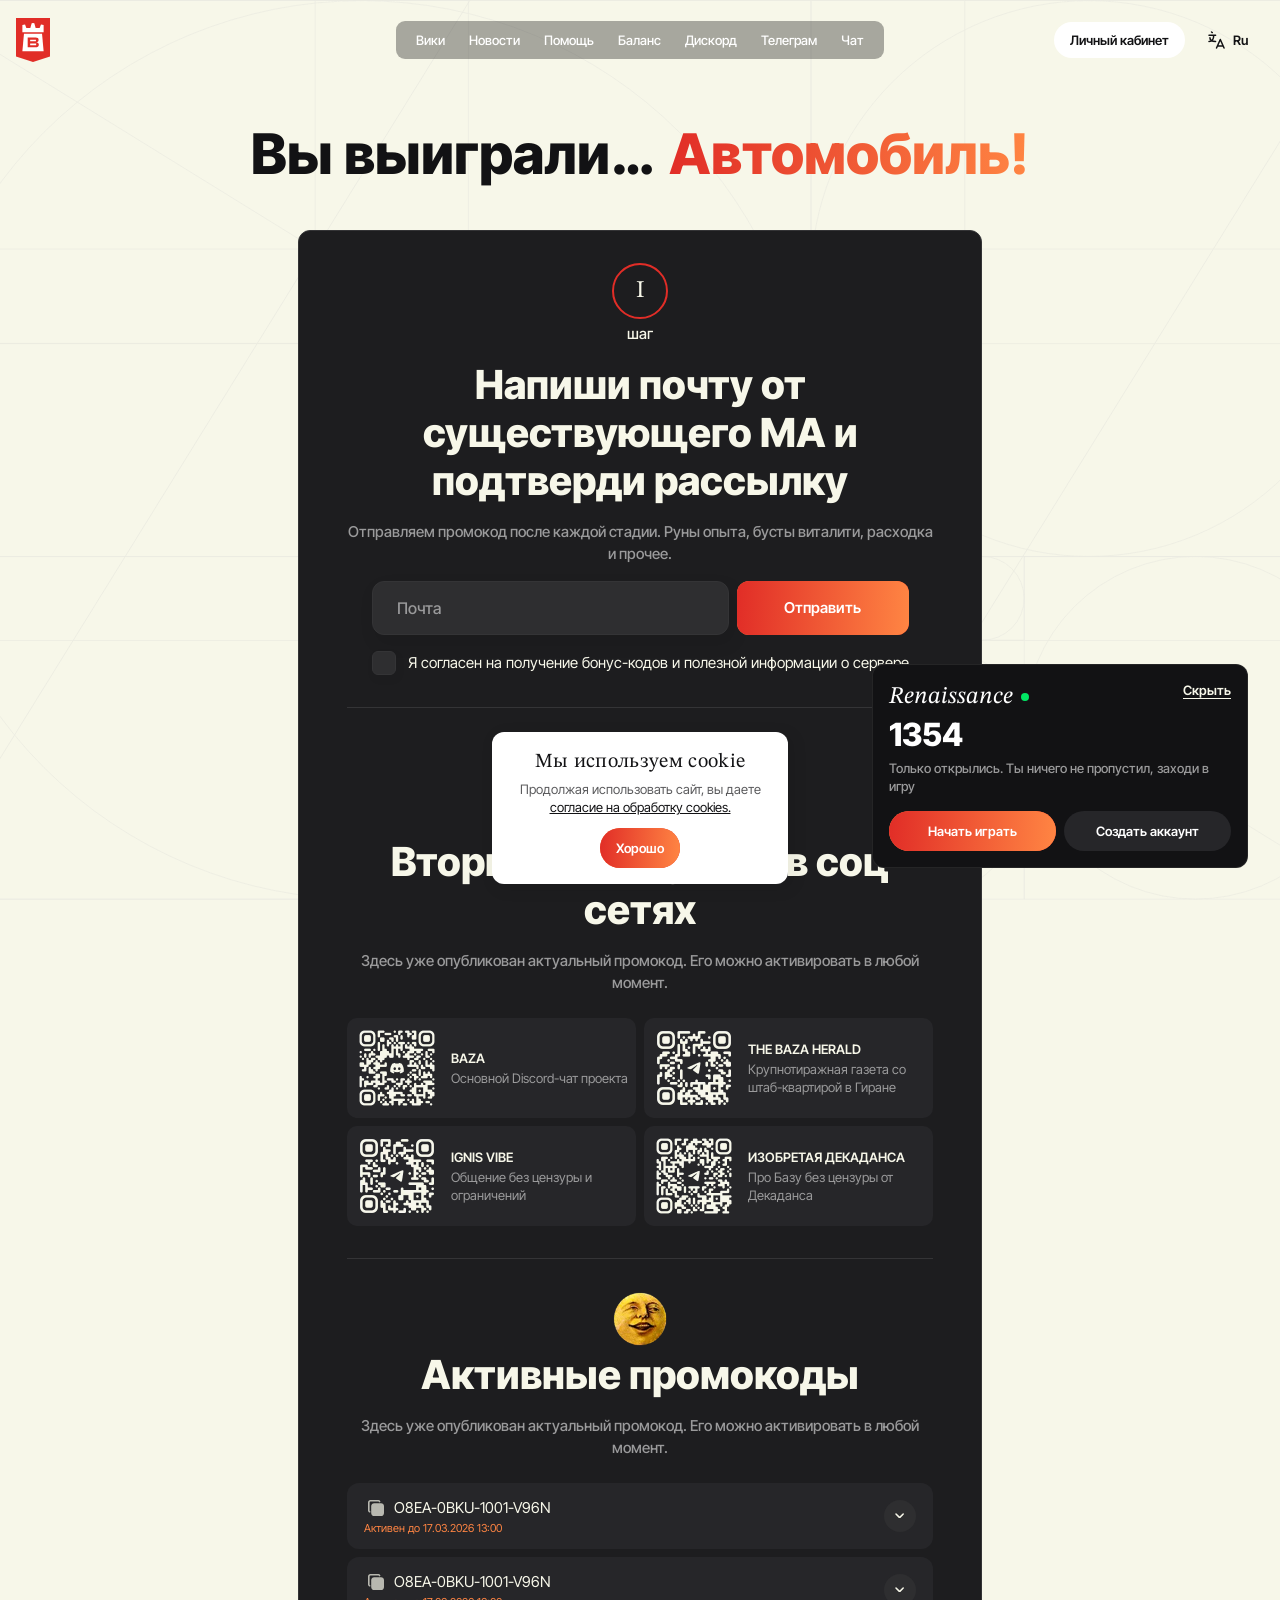
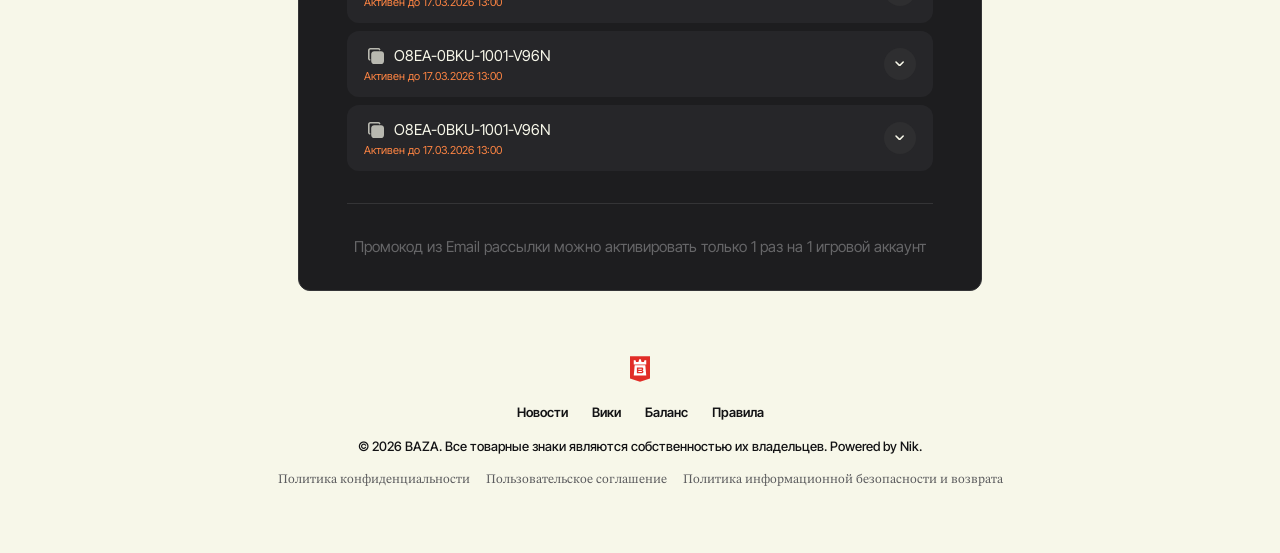
<file: subscribe.html>
<!doctype html>
<html lang="en">
<head>
  <meta charset="UTF-8">
  <meta name="viewport" content="width=device-width, initial-scale=1, maximum-scale=1, minimum-scale=1">
  <link rel="profile" href="https://gmpg.org/xfn/11">
  <link rel="icon" type="image/x-icon" href="assets/img/favicon.svg">
  <title>Subscribe</title>
  <link rel="stylesheet" href="assets/css/hystmodal.min.css" media="all">
<link rel="stylesheet" href="assets/css/swiper-bundle.min.css" media="all">
<link rel="stylesheet" href="assets/css/fancybox.min.css" media="all">
<link rel="stylesheet" href="assets/css/jquery.arcticmodal-0.3.css" media="all">
<link rel="stylesheet" href="assets/css/main.min.css" media="all">
<script src="assets/js/jquery-3.7.1.min.js"></script>
</head>

<body class="other-page subscribe-page">

  <div id="preloader" class="preloader">
  <div class="preloader-logo">
    <svg xmlns="http://www.w3.org/2000/svg" width="45" height="64" viewBox="0 0 45 64" fill="none">
      <path d="M0 2.66667V53.8668L22.5 61.3595L45 53.8668V2.66667H0Z" fill="#DBDBD0"/>
      <path d="M8.4375 12.0543V21.5083H36.5625V12.0543L34.8004 11.7252L33.0497 11.4074L31.2877 15.9244H26.0128L24.262 9.7844L22.5 9.46663L20.7492 9.7844L18.9872 15.9244H13.7124L11.9616 11.4074L10.1995 11.7252L8.4375 12.0543Z" fill="#F7F7E9"/>
      <path d="M10.5469 23.6333H34.4531L36.5625 47.0083H8.4375L10.5469 23.6333Z" fill="#F7F7E9"/>
      <path d="M15.4688 28.8041H26.0464C28.4823 28.8041 29.9351 29.9251 29.9351 32.0144C29.9351 33.9318 28.4179 34.944 26.7302 35.0317C28.8242 35.1176 30.2344 36.2369 30.2344 38.349C30.2344 40.6962 28.29 41.7312 25.7046 41.7312H15.4688V28.8041ZM26.3883 33.7809V31.6705H18.7389V33.7809H26.3883ZM18.7389 36.7105V38.8665H26.6658V36.7105H18.7389Z" fill="#DBDBD0"/>
    </svg>
    <div class="preloader-logo__fill">
      <svg xmlns="http://www.w3.org/2000/svg" width="45" height="64" viewBox="0 0 45 64" fill="none">
        <path d="M0 2.66667V53.8668L22.5 61.3595L45 53.8668V2.66667H0Z" fill="#E12D27"/>
        <path d="M8.4375 12.0543V21.5083H36.5625V12.0543L34.8004 11.7252L33.0497 11.4074L31.2877 15.9244H26.0128L24.262 9.7844L22.5 9.46663L20.7492 9.7844L18.9872 15.9244H13.7124L11.9616 11.4074L10.1995 11.7252L8.4375 12.0543Z" fill="#F7F7E9"/>
        <path d="M10.5469 23.6333H34.4531L36.5625 47.0083H8.4375L10.5469 23.6333Z" fill="#F7F7E9"/>
        <path d="M15.4688 28.8041H26.0464C28.4823 28.8041 29.9351 29.9251 29.9351 32.0144C29.9351 33.9318 28.4179 34.944 26.7302 35.0317C28.8242 35.1176 30.2344 36.2369 30.2344 38.349C30.2344 40.6962 28.29 41.7312 25.7046 41.7312H15.4688V28.8041ZM26.3883 33.7809V31.6705H18.7389V33.7809H26.3883ZM18.7389 36.7105V38.8665H26.6658V36.7105H18.7389Z" fill="#E12D27"/>
      </svg>
    </div>
  </div>
</div>

<header class="header">
  <div class="container">
    <div class="header-wrap">
      <div class="header-item header-item_left">
        <div class="logo-wrap">
          <a href="#" class="logo">
            <img src="assets/img/logo.svg" alt="" class="logo-img">
          </a>
          <div class="stories">
            <div class="stories-item"><img src="assets/img/stories1.webp" alt="story"></div>
            <div class="stories-item"><img src="assets/img/stories2.webp" alt="story"></div>
            <div class="stories-item"><img src="assets/img/stories3.webp" alt="story"></div>
            <div class="stories-item"><img src="assets/img/stories4.webp" alt="story"></div>
          </div>
        </div>
      </div>
      <nav>
        <ul class="menu body-s fw-500">
          <li class="menu-item">
            <a href="#">Вики</a>
          </li>
          <li class="menu-item">
            <a href="#">Новости</a>
          </li>
          <li class="menu-item">
            <a href="#">Помощь</a>
          </li>
          <li class="menu-item">
            <a href="#">Баланс</a>
          </li>
          <li class="menu-item">
            <a href="#">Дискорд</a>
          </li>
          <li class="menu-item">
            <a href="#">Телеграм</a>
          </li>
          <li class="menu-item">
            <a href="#">Чат</a>
          </li>
        </ul>
      </nav>
      <div class="header-item header-item_right">
        <a href="#" class="btn btn_secondary">Личный кабинет</a>
        <div class="lang dropdown">
          <div class="lang__head btn btn_icon-left">
            <img src="assets/img/lang.svg" class="svg" alt="">
            <span>Ru</span>
          </div>
          <div class="lang__content dropdown__content">
            <a class="dropdown__item lang__item active">
              Ru
            </a>
            <a class="dropdown__item lang__item">
              En
            </a>
          </div>
        </div>
        <a href="#" data-hystmodal="#menuModal" class="menu-btn">
          <img src="assets/img/menu.svg" class="svg" alt="">
        </a>
      </div>
    </div>
  </div>
</header>
    
<div style="display: none;">
  <div class="box-modal stories-modal" id="storiesModal">
      <div class="stories-modal-wrap">
          <div class="arcticmodal-close stories-modal-close">
              <img src="assets/img/close.svg" alt="svg" class="svg">
              <span class="body-s">закрыть</span>
          </div>
          <div class="swiper stories-swiper">
              <div class="swiper-wrapper">
                  <div class="swiper-slide stories-swiper-slide">
                      <video loop playsinline>
                          <source src="assets/img/story1-big.mp4" type="video/mp4">
                      </video>
                  </div>
                  <div class="swiper-slide stories-swiper-slide">
                      <video loop playsinline>
                        <source src="assets/img/story2-big.mp4" type="video/mp4">
                      </video>
                      <a href="#" class="btn btn_accent"><span>Подробнее</span></a>
                  </div>
                  <div class="swiper-slide stories-swiper-slide">
                      <img src="assets/img/story3-big.webp" alt="">
                      <a href="https://discord.gg/baza" class="btn btn_accent"><span>Подробнее</span></a>
                  </div>
                  <div class="swiper-slide stories-swiper-slide">
                      <img src="assets/img/story4-big.webp" alt="">
                      <a href="https://t.me/bazaproject_bot" class="btn btn_accent"><span>Подробнее</span></a>                              
                  </div>
              </div>
          </div>
          <div class="swiper-pagination"></div>
      </div>
      <div class="modal-overlay arcticmodal-close"></div>
  </div>
</div>

<div class="hystmodal" id="menuModal" aria-hidden="true">
  <div class="hystmodal__wrap">
    <div class="hystmodal__window menu-modal" role="dialog" aria-modal="true">
      <div class="menu-modal__head header-wrap">
        <div class="header-item header-item_left">
          <a href="#" class="logo">
            <img src="assets/img/logo.svg" alt="" class="logo-img">
          </a>
        </div>
        <div class="header-item header-item_right">
          <a href="#" class="btn btn_secondary">Личный кабинет</a>
          <div class="lang dropdown">
            <div class="lang__head btn btn_icon-left">
              <img src="assets/img/lang.svg" class="svg" alt="">
              <span>Ru</span>
            </div>
            <div class="lang__content dropdown__content">
              <a class="dropdown__item lang__item active">
                Ru
              </a>
              <a class="dropdown__item lang__item">
                En
              </a>
            </div>
          </div>
          <div class="menu-modal__close" data-hystclose>
            <img src="assets/img/close.svg" class="svg" alt="">
          </div>
        </div>
      </div>
      <div class="menu-modal-menu">
        <a href="#block1" class="menu-modal-item">
          <span class="menu-modal-item__name h5 fw-600">Начало</span>
          <span class="menu-modal-item__number create-s">I</span>
        </a>
        <a href="#block2" class="menu-modal-item">
          <span class="menu-modal-item__name h5 fw-600">Дорожная карта</span>
          <span class="menu-modal-item__number create-s">II</span>
        </a>
        <a href="#block3" class="menu-modal-item">
          <span class="menu-modal-item__name h5 fw-600">Отзывы</span>
          <span class="menu-modal-item__number create-s">III</span>
        </a>
        <a href="#block4" class="menu-modal-item">
          <span class="menu-modal-item__name h5 fw-600">Обновления</span>
          <span class="menu-modal-item__number create-s">IV</span>
        </a>
        <a href="#block5" class="menu-modal-item">
          <span class="menu-modal-item__name h5 fw-600">Фишки</span>
          <span class="menu-modal-item__number create-s">V</span>
        </a>
        <a href="#block6" class="menu-modal-item">
          <span class="menu-modal-item__name h5 fw-600">Команда</span>
          <span class="menu-modal-item__number create-s">VI</span>
        </a>
        <a href="#block7" class="menu-modal-item">
          <span class="menu-modal-item__name h5 fw-600">Медиа</span>
          <span class="menu-modal-item__number create-s">VII</span>
        </a>
        <a href="#block8" class="menu-modal-item">
          <span class="menu-modal-item__name h5 fw-600">Начать игру</span>
          <span class="menu-modal-item__number create-s">VIII</span>
        </a>
      </div>
      <div class="menu-modal__socials">
        <a href="#" class="btn btn_accent">
          <span>Личный кабинет</span>
        </a>
        <a href="#" class="social-item" target="_blank">
          <img src="assets/img/s1.svg" alt="">
        </a>
        <a href="#" class="social-item" target="_blank">
          <img src="assets/img/s2.svg" alt="">
        </a>
        <a href="#" class="social-item" target="_blank">
          <img src="assets/img/s3.svg" alt="">
        </a>
        <a href="#" class="social-item" target="_blank">
          <img src="assets/img/s4.svg" alt="">
        </a>
        <a href="#" class="social-item" target="_blank">
          <img src="assets/img/s5.svg" alt="">
        </a>
      </div>
    </div>
  </div>
</div>

<div class="fixed-menu">
  <a href="#block1" class="fixed-menu-item active">
    <span class="body-m fw-600">Начало</span>
    <span class="fixed-menu-item__line"></span>
    <span class="fixed-menu-item__number create-s">I</span>
  </a>
  <a href="#block2" class="fixed-menu-item">
    <span class="body-m fw-600">Дорожная карта</span>
    <span class="fixed-menu-item__line"></span>
    <span class="fixed-menu-item__number create-s">II</span>
  </a>
  <a href="#block3" class="fixed-menu-item">
    <span class="body-m fw-600">Отзывы</span>
    <span class="fixed-menu-item__line"></span>
    <span class="fixed-menu-item__number create-s">III</span>
  </a>
  <a href="#block4" class="fixed-menu-item">
    <span class="body-m fw-600">Обновления</span>
    <span class="fixed-menu-item__line"></span>
    <span class="fixed-menu-item__number create-s">IV</span>
  </a>
  <a href="#block5" class="fixed-menu-item">
    <span class="body-m fw-600">Фишки</span>
    <span class="fixed-menu-item__line"></span>
    <span class="fixed-menu-item__number create-s">V</span>
  </a>
  <a href="#block6" class="fixed-menu-item">
    <span class="body-m fw-600">Команда</span>
    <span class="fixed-menu-item__line"></span>
    <span class="fixed-menu-item__number create-s">VI</span>
  </a>
  <a href="#block7" class="fixed-menu-item">
    <span class="body-m fw-600">Медиа</span>
    <span class="fixed-menu-item__line"></span>
    <span class="fixed-menu-item__number create-s">VII</span>
  </a>
  <a href="#block8" class="fixed-menu-item">
    <span class="body-m fw-600">Начать игру</span>
    <span class="fixed-menu-item__line"></span>
    <span class="fixed-menu-item__number create-s">VIII</span>
  </a>
</div>

<div class="clock">
  <div class="clock-full">
    <div class="clock-full__head">
      <div class="clock-full__inner">
        <p class="create-l">Renaissance <span class="clock-full__dot"></span></p>
      </div>
      <div class="clock-full__close body-s fw-600">Скрыть</div>
    </div>
    <div class="clock-full__box">
      <p class="h5">1354</p>
      <p class="body-s hint3 fw-500">Только открылись. Ты ничего не пропустил, заходи в игру</p>
      <div class="clock-full__btns">
        <a href="#" class="btn btn_accent">
          <span>Начать играть</span>
        </a>
        <a href="#" class="btn btn_dark">
          Создать аккаунт
        </a>
      </div>
    </div>
    <!-- <div class="clock-full__wrap">
      <div class="clock-timer">
        <div class="clock-timer__item">
          <p class="h4" id="day">64</p>
          <span class="body-s hint3" id="day-text">дней</span>
        </div>
        <img src="assets/img/dots.svg" alt="">
        <div class="clock-timer__item">
          <p class="h4" id="hour">22</p>
          <span class="body-s hint3" id="hour-text">часов</span>
        </div>
        <img src="assets/img/dots.svg" alt="">
        <div class="clock-timer__item">
          <p class="h4" id="minute">58</p>
          <span class="body-s hint3" id="minute-text">минут</span>
        </div>
      </div>
      
      <script>
        const endDate = new Date('2026-10-25T00:00:00');

        const clockEl = document.querySelector('.clock');

        const dayEl = document.getElementById('day');
        const dayTextEl = document.getElementById('day-text');

        const hourEl = document.getElementById('hour');
        const hourTextEl = document.getElementById('hour-text');

        const minuteEl = document.getElementById('minute');
        const minuteTextEl = document.getElementById('minute-text');

        function plural(number, words) {
          number = Math.abs(number) % 100;
          const n = number % 10;

          if (number > 10 && number < 20) return words[2];
          if (n > 1 && n < 5) return words[1];
          if (n === 1) return words[0];

          return words[2];
        }

        function updateTimer() {
          const now = new Date();
          let diff = endDate - now;

          if (diff <= 0) {
            diff = 0;

            clockEl.classList.add('disabled');

            clearInterval(timerInterval);
          } else {
            clockEl.classList.remove('disabled');
          }

          const days = Math.floor(diff / (1000 * 60 * 60 * 24));

          const hours = Math.floor(
            (diff % (1000 * 60 * 60 * 24)) /
            (1000 * 60 * 60)
          );

          const minutes = Math.floor(
            (diff % (1000 * 60 * 60)) /
            (1000 * 60)
          );

          dayEl.textContent = days;
          hourEl.textContent = hours.toString().padStart(2, '0');
          minuteEl.textContent = minutes.toString().padStart(2, '0');

          dayTextEl.textContent = plural(days, ['день', 'дня', 'дней']);
          hourTextEl.textContent = plural(hours, ['час', 'часа', 'часов']);
          minuteTextEl.textContent = plural(minutes, ['минута', 'минуты', 'минут']);
        }

        updateTimer();

        const timerInterval = setInterval(updateTimer, 1000);
      </script>
      <div class="clock-full__btns">
        <a href="#" class="btn btn_accent">
          <span>Начать играть</span>
        </a>
        <a href="#" class="btn btn_dark">
          Создать аккаунт
        </a>
      </div>
    </div> -->
  </div>
  <div class="clock-small">
    <img src="assets/img/clock.svg" alt="">
  </div>
</div>

<div class="cookie-banner" id="cookie-banner">
  <div class="cookie-banner__wrap">
    <p class="cookie-banner__title create-m">Мы используем cookie</p>
    <p class="cookie-banner__desc body-s hint">Продолжая использовать сайт, вы даете <a href="#">согласие на обработку cookies.</a></p>
    <div id="cookie-accept" class="btn btn_accent"><span>Хорошо</span></div>
  </div>
</div> 

  <main>

    
    
    <div class="golden-ratio">
      <img src="assets/img/golden-ratio.svg" alt="" class="golden-ratio__light">
      <img src="assets/img/golden-ratio2.svg" class="golden-ratio__dark">
    </div>

    <!-- subscribe -->
    <div class="dark-section">
      <section class="subscribe-section section">
        <div class="container">
          <div class="subscribe">
            <h1 class="h2 subscribe__title">Вы выиграли… <span>Автомобиль!</span></h1>
            <div class="subscribe__wrap">
              <div class="subscribe-item">
                <div class="subscribe-item__head">
                  <span class="subscribe-item__number create-l">I</span>
                  <span class="body-m fw-500">шаг</span>
                </div>
                <p class="subscribe-item__title h4">Напиши почту от существующего МА и подтверди рассылку</p>
                <p class="subscribe-item__desc hint3 body-m fw-500">Отправляем промокод после каждой стадии. Руны опыта, бусты виталити, расходка и прочее.</p>
                <form action="#">
                  <div class="subscribe-item__row">
                    <input type="email" class="form-input" placeholder="Почта" required>
                    <div class="btn btn_accent">
                      <input type="submit" value="Отправить">
                      <span>Отправить</span>
                    </div>
                  </div>
                  <label class="accept accept-required">
                    <input type="checkbox" required>
                    <span class="checkmark"></span>
                    <span class="accept__text body-m">Я согласен на получение бонус-кодов и полезной информации о сервере</span>
                  </label>
                </form>
              </div>
              <div class="subscribe-item">
                <div class="subscribe-item__head">
                  <span class="subscribe-item__number create-l">II</span>
                  <span class="body-m fw-500">шаг</span>
                </div>
                <p class="subscribe-item__title h4">Вторые 50% бустов в соц сетях</p>
                <p class="subscribe-item__desc hint3 body-m fw-500">Здесь уже опубликован актуальный промокод. Его можно активировать в любой момент.</p>
                <div class="subscribe-item__codes">
                  <a href="#" class="subscribe-code" target="_blank">
                    <picture class="subscribe-code__img subscribe-code__img_ds">
                      <source srcset="assets/img/ds.svg" media="(max-width: 767px)">
                      <img src="assets/img/code1.webp" alt="">
                    </picture>
                    <div class="subscribe-code__inner body-s">
                      <p class="subscribe-code__title fw-600">BAZA</p>
                      <p class="subscribe-code__desc hint3">Основной Discord-чат проекта</p>
                    </div>
                  </a>
                  <a href="#" class="subscribe-code" target="_blank">
                    <picture class="subscribe-code__img subscribe-code__img_tg">
                      <source srcset="assets/img/tg.svg" media="(max-width: 767px)">
                      <img src="assets/img/code2.webp" alt="">
                    </picture>
                    <div class="subscribe-code__inner body-s">
                      <p class="subscribe-code__title fw-600">THE BAZA HERALD</p>
                      <p class="subscribe-code__desc hint3">Крупнотиражная газета со штаб-квартирой в Гиране</p>
                    </div>
                  </a>
                  <a href="#" class="subscribe-code" target="_blank">
                    <picture class="subscribe-code__img subscribe-code__img_tg">
                      <source srcset="assets/img/tg.svg" media="(max-width: 767px)">
                      <img src="assets/img/code3.webp" alt="">
                    </picture>
                    <div class="subscribe-code__inner body-s">
                      <p class="subscribe-code__title fw-600">IGNIS VIBE</p>
                      <p class="subscribe-code__desc hint3">Общение без цензуры и ограничений</p>
                    </div>
                  </a>
                  <a href="#" class="subscribe-code" target="_blank">
                    <picture class="subscribe-code__img subscribe-code__img_tg">
                      <source srcset="assets/img/tg.svg" media="(max-width: 767px)">
                      <img src="assets/img/code4.webp" alt="">
                    </picture>
                    <div class="subscribe-code__inner body-s">
                      <p class="subscribe-code__title fw-600">ИЗОБРЕТАЯ ДЕКАДАНСА</p>
                      <p class="subscribe-code__desc hint3">Про Базу без цензуры от Декаданса</p>
                    </div>
                  </a>
                </div>
              </div>
              <div class="subscribe-item">
                <div class="subscribe-item__head">
                  <img src="assets/img/sub-sticker.webp" alt="" class="subscribe-item__img">
                  <p class="subscribe-item__title h4">Активные промокоды</p>
                </div>
                <p class="subscribe-item__desc hint3 body-m fw-500">Здесь уже опубликован актуальный промокод. Его можно активировать в любой момент.</p>
                <div class="accordions">
                  <div class="accordion">
                    <div class="accordion__head">
                      <div class="accordion__head-inner">
                        <div class="copy-code" data-copy="O8EA-0BKU-1001-V96N">
                          <img src="assets/img/copy.svg" alt="">
                          <p class="body-m">O8EA-0BKU-1001-V96N</p>
                        </div>
                        <p class="accordion__title body-b copy-date">Активен до 17.03.2026 13:00</p>
                      </div>
                      <div class="accordion__icon">
                        <img src="assets/img/angle-down.svg" alt="">
                      </div>
                    </div>
                    <div class="accordion__content">
                      <div class="default-content">
                        <div class="subscribe-bonus">
                          <img src="assets/img/exp.webp" alt="">
                          <p class="body-s fw-500">Einhasad's Blessing Scroll <span>x5</span></p>
                        </div>
                        <div class="subscribe-bonus">
                          <img src="assets/img/exp.webp" alt="">
                          <p class="body-s fw-500">Scroll of Sayha's Effect <span>x20</span></p>
                        </div>
                        <div class="subscribe-bonus">
                          <img src="assets/img/exp.webp" alt="">
                          <p class="body-s fw-500">Battle Scroll <span>x20</span></p>
                        </div>
                      </div>
                    </div>
                  </div>
                  <div class="accordion">
                    <div class="accordion__head">
                      <div class="accordion__head-inner">
                        <div class="copy-code" data-copy="O8EA-0BKU-1001-V96N">
                          <img src="assets/img/copy.svg" alt="">
                          <p class="body-m">O8EA-0BKU-1001-V96N</p>
                        </div>
                        <p class="accordion__title body-b copy-date">Активен до 17.03.2026 13:00</p>
                      </div>
                      <div class="accordion__icon">
                        <img src="assets/img/angle-down.svg" alt="">
                      </div>
                    </div>
                    <div class="accordion__content">
                      <div class="default-content">
                        <div class="subscribe-bonus">
                          <img src="assets/img/exp.webp" alt="">
                          <p class="body-s fw-500">Einhasad's Blessing Scroll <span>x5</span></p>
                        </div>
                        <div class="subscribe-bonus">
                          <img src="assets/img/exp.webp" alt="">
                          <p class="body-s fw-500">Scroll of Sayha's Effect <span>x20</span></p>
                        </div>
                        <div class="subscribe-bonus">
                          <img src="assets/img/exp.webp" alt="">
                          <p class="body-s fw-500">Battle Scroll <span>x20</span></p>
                        </div>
                      </div>
                    </div>
                  </div>
                  <div class="accordion">
                    <div class="accordion__head">
                      <div class="accordion__head-inner">
                        <div class="copy-code" data-copy="O8EA-0BKU-1001-V96N">
                          <img src="assets/img/copy.svg" alt="">
                          <p class="body-m">O8EA-0BKU-1001-V96N</p>
                        </div>
                        <p class="accordion__title body-b copy-date">Активен до 17.03.2026 13:00</p>
                      </div>
                      <div class="accordion__icon">
                        <img src="assets/img/angle-down.svg" alt="">
                      </div>
                    </div>
                    <div class="accordion__content">
                      <div class="default-content">
                        <div class="subscribe-bonus">
                          <img src="assets/img/exp.webp" alt="">
                          <p class="body-s fw-500">Einhasad's Blessing Scroll <span>x5</span></p>
                        </div>
                        <div class="subscribe-bonus">
                          <img src="assets/img/exp.webp" alt="">
                          <p class="body-s fw-500">Scroll of Sayha's Effect <span>x20</span></p>
                        </div>
                        <div class="subscribe-bonus">
                          <img src="assets/img/exp.webp" alt="">
                          <p class="body-s fw-500">Battle Scroll <span>x20</span></p>
                        </div>
                      </div>
                    </div>
                  </div>
                  <div class="accordion">
                    <div class="accordion__head">
                      <div class="accordion__head-inner">
                        <div class="copy-code" data-copy="O8EA-0BKU-1001-V96N">
                          <img src="assets/img/copy.svg" alt="">
                          <p class="body-m">O8EA-0BKU-1001-V96N</p>
                        </div>
                        <p class="accordion__title body-b copy-date">Активен до 17.03.2026 13:00</p>
                      </div>
                      <div class="accordion__icon">
                        <img src="assets/img/angle-down.svg" alt="">
                      </div>
                    </div>
                    <div class="accordion__content">
                      <div class="default-content">
                        <div class="subscribe-bonus">
                          <img src="assets/img/exp.webp" alt="">
                          <p class="body-s fw-500">Einhasad's Blessing Scroll <span>x5</span></p>
                        </div>
                        <div class="subscribe-bonus">
                          <img src="assets/img/exp.webp" alt="">
                          <p class="body-s fw-500">Scroll of Sayha's Effect <span>x20</span></p>
                        </div>
                        <div class="subscribe-bonus">
                          <img src="assets/img/exp.webp" alt="">
                          <p class="body-s fw-500">Battle Scroll <span>x20</span></p>
                        </div>
                      </div>
                    </div>
                  </div>
                </div>
              </div>
              <div class="subscribe-item">
                <p class="subscribe-item__desc hint2 body-m">Промокод из Email рассылки можно активировать только 1 раз на 1 игровой аккаунт</p>
              </div>
            </div>
          </div>
          <div class="footer-bot">
            <a href="#">
              <img src="assets/img/logo.svg" alt="">
            </a>
            <ul class="footer-bot__menu body-s fw-600">
              <li class="footer-bot__item">
                <a href="#">Новости</a>
              </li>
              <li class="footer-bot__item">
                <a href="#">Вики</a>
              </li>
              <li class="footer-bot__item">
                <a href="#">Баланс</a>
              </li>
              <li class="footer-bot__item">
                <a href="#">Правила</a>
              </li>
            </ul>
            <p class="body-s fw-500">© 2026 BAZA. Все товарные знаки являются собственностью их владельцев. Powered by Nik.</p>
            <ul class="footer-bot__submenu create-s">
              <li class="footer-bot__subitem">
                <a href="#">Политика конфиденциальности</a>
              </li>
              <li class="footer-bot__subitem">
                <a href="#">Пользовательское соглашение</a>
              </li>
              <li class="footer-bot__subitem">
                <a href="#">Политика информационной безопасности и возврата</a>
              </li>
            </ul>
          </div>
        </div>
      </section>
    </div>

  </main>

  <footer class="footer">
  <div class="footer-main">
    <a href="#" class="footer-social" target="_blank">
      <img src="assets/img/tg.svg" alt="" class="footer-social__img">
      <div class="footer-social__inner">
        <div class="footer-social__head">
          <span class="footer-social__number create-s">I</span>
          <p class="footer-social__name create-l">Telegram</p>
        </div>
        <span class="line"></span>
        <p class="create-s footer-social__desc">
          Основной чат BAZA, где вы можете  общаться и  узнать актуальную информацию
        </p>
        <p class="body-s fw-600">Перейти</p>
      </div>
    </a>
    <a href="#" class="footer-social" target="_blank">
      <img src="assets/img/soc2.svg" alt="" class="footer-social__img">
      <div class="footer-social__inner">
        <div class="footer-social__head">
          <span class="footer-social__number create-s">II</span>
          <p class="footer-social__name create-l">Happy</p>
        </div>
        <span class="line"></span>
        <p class="create-s footer-social__desc">
          Основной чат BAZA, где вы можете  общаться и  узнать актуальную информацию
        </p>
        <p class="body-s fw-600">Перейти</p>
      </div>
    </a>
    <a href="#" class="footer-social" target="_blank">
      <img src="assets/img/ds.svg" alt="" class="footer-social__img">
      <div class="footer-social__inner">
        <div class="footer-social__head">
          <span class="footer-social__number create-s">III</span>
          <p class="footer-social__name create-l">Angry</p>
        </div>
        <span class="line"></span>
        <p class="create-s footer-social__desc">
          Основной чат BAZA, где вы можете  общаться и  узнать актуальную информацию
        </p>
        <p class="body-s fw-600">Перейти</p>
      </div>
    </a>
    <a href="#" class="footer-social" target="_blank">
      <img src="assets/img/soc4.svg" alt="" class="footer-social__img">
      <div class="footer-social__inner">
        <div class="footer-social__head">
          <span class="footer-social__number create-s">IV</span>
          <p class="footer-social__name create-l">Herald</p>
        </div>
        <span class="line"></span>
        <p class="create-s footer-social__desc">
          Основной чат BAZA, где вы можете  общаться и  узнать актуальную информацию
        </p>
        <p class="body-s fw-600">Перейти</p>
      </div>
    </a>
    <a href="#" class="footer-social" target="_blank">
      <img src="assets/img/soc5.svg" alt="" class="footer-social__img">
      <div class="footer-social__inner">
        <div class="footer-social__head">
          <span class="footer-social__number create-s">V</span>
          <p class="footer-social__name create-l">Discord</p>
        </div>
        <span class="line"></span>
        <p class="create-s footer-social__desc">
          Основной чат BAZA, где вы можете  общаться и  узнать актуальную информацию
        </p>
        <p class="body-s fw-600">Перейти</p>
      </div>
    </a>
  </div>
  <div class="footer-bot">
    <a href="#">
      <img src="assets/img/logo.svg" alt="">
    </a>
    <ul class="footer-bot__menu body-s fw-600">
      <li class="footer-bot__item">
        <a href="#">Новости</a>
      </li>
      <li class="footer-bot__item">
        <a href="#">Вики</a>
      </li>
      <li class="footer-bot__item">
        <a href="#">Баланс</a>
      </li>
      <li class="footer-bot__item">
        <a href="#">Правила</a>
      </li>
    </ul>
    <p class="body-s fw-500">© 2026 BAZA. Все товарные знаки являются собственностью их владельцев. Powered by Nik.</p>
    <!-- <p class="footer-pay body-s">
      We accept
      <svg xmlns="http://www.w3.org/2000/svg" width="43" height="18" viewBox="0 0 43 18" fill="none">
        <g clip-path="url(#clip0_1810_4568)">
          <path fill-rule="evenodd" clip-rule="evenodd" d="M42.9976 9.29777C42.9976 6.22249 41.5166 3.7959 38.6859 3.7959C35.8433 3.7959 34.1234 6.22249 34.1234 9.27374C34.1234 12.8896 36.1539 14.7155 39.0681 14.7155C40.4894 14.7155 41.5644 14.3912 42.3766 13.9347V11.5322C41.5644 11.9406 40.6328 12.1929 39.4503 12.1929C38.2918 12.1929 37.2646 11.7844 37.1332 10.3669H42.9738C42.9738 10.2107 42.9976 9.58608 42.9976 9.29777ZM37.0974 8.15655C37.0974 6.7991 37.9215 6.2345 38.674 6.2345C39.4026 6.2345 40.1789 6.7991 40.1789 8.15655H37.0974Z" fill="#F7F7E9"/>
          <path fill-rule="evenodd" clip-rule="evenodd" d="M29.5131 3.7959C28.3426 3.7959 27.5902 4.34849 27.1721 4.7329L27.0169 3.9881H24.3892V17.995L27.3752 17.3584L27.3871 13.9587C27.8171 14.2711 28.4501 14.7155 29.5012 14.7155C31.6391 14.7155 33.5859 12.9857 33.5859 9.17764C33.574 5.69392 31.6033 3.7959 29.5131 3.7959ZM28.7965 12.0727C28.0918 12.0727 27.6738 11.8205 27.3871 11.5081L27.3752 7.05137C27.6857 6.703 28.1157 6.46274 28.7965 6.46274C29.8834 6.46274 30.6358 7.68805 30.6358 9.26173C30.6358 10.8714 29.8953 12.0727 28.7965 12.0727Z" fill="#F7F7E9"/>
          <path fill-rule="evenodd" clip-rule="evenodd" d="M20.2805 3.08729L23.2784 2.4386V0L20.2805 0.636679V3.08729Z" fill="#F7F7E9"/>
          <path d="M23.2784 4H20.2805V14.5112H23.2784V4Z" fill="#F7F7E9"/>
          <path fill-rule="evenodd" clip-rule="evenodd" d="M17.0676 4.8891L16.8765 4.00015H14.2967V14.5114H17.2826V7.38776C17.9873 6.46277 19.1817 6.63095 19.552 6.76309V4.00015C19.1698 3.85599 17.7723 3.59171 17.0676 4.8891Z" fill="#F7F7E9"/>
          <path fill-rule="evenodd" clip-rule="evenodd" d="M11.0958 1.39355L8.1815 2.01822L8.16956 11.6405C8.16956 13.4184 9.49532 14.7278 11.263 14.7278C12.2424 14.7278 12.959 14.5476 13.3532 14.3314V11.8928C12.971 12.0489 11.0838 12.6015 11.0838 10.8236V6.55906H13.3532V4.00034H11.0838L11.0958 1.39355Z" fill="#F7F7E9"/>
          <path fill-rule="evenodd" clip-rule="evenodd" d="M3.02178 7.05137C3.02178 6.58287 3.40398 6.40268 4.037 6.40268C4.94473 6.40268 6.09133 6.67897 6.99906 7.1715V4.34849C6.00772 3.95206 5.02833 3.7959 4.037 3.7959C1.61241 3.7959 0 5.06926 0 7.19552C0 10.5111 4.53864 9.9825 4.53864 11.412C4.53864 11.9646 4.06089 12.1448 3.39203 12.1448C2.4007 12.1448 1.13466 11.7364 0.131381 11.1838V14.0428C1.24215 14.5233 2.36487 14.7276 3.39203 14.7276C5.87634 14.7276 7.5843 13.4902 7.5843 11.3399C7.57236 7.76013 3.02178 8.39681 3.02178 7.05137Z" fill="#F7F7E9"/>
        </g>
        <defs>
          <clipPath id="clip0_1810_4568">
            <rect width="43" height="18" fill="white"/>
          </clipPath>
        </defs>
      </svg>
    </p> -->
    <ul class="footer-bot__submenu create-s">
      <li class="footer-bot__subitem">
        <a href="#">Политика конфиденциальности</a>
      </li>
      <li class="footer-bot__subitem">
        <a href="#">Пользовательское соглашение</a>
      </li>
      <li class="footer-bot__subitem">
        <a href="#">Политика информационной безопасности и возврата</a>
      </li>
    </ul>
  </div>
</footer>


  <script src="assets/js/hystmodal.min.js"></script>
  <script src="assets/js/swiper-bundle.min.js"></script>
  <script src="assets/js/mask.js"></script>
  <script src="assets/js/fancybox.umd.min.js"></script>
  <script src="assets/js/jquery.arcticmodal-0.3.min.js"></script>
  <script src="assets/js/main.min.js"></script>

</body>
</html>
</file>
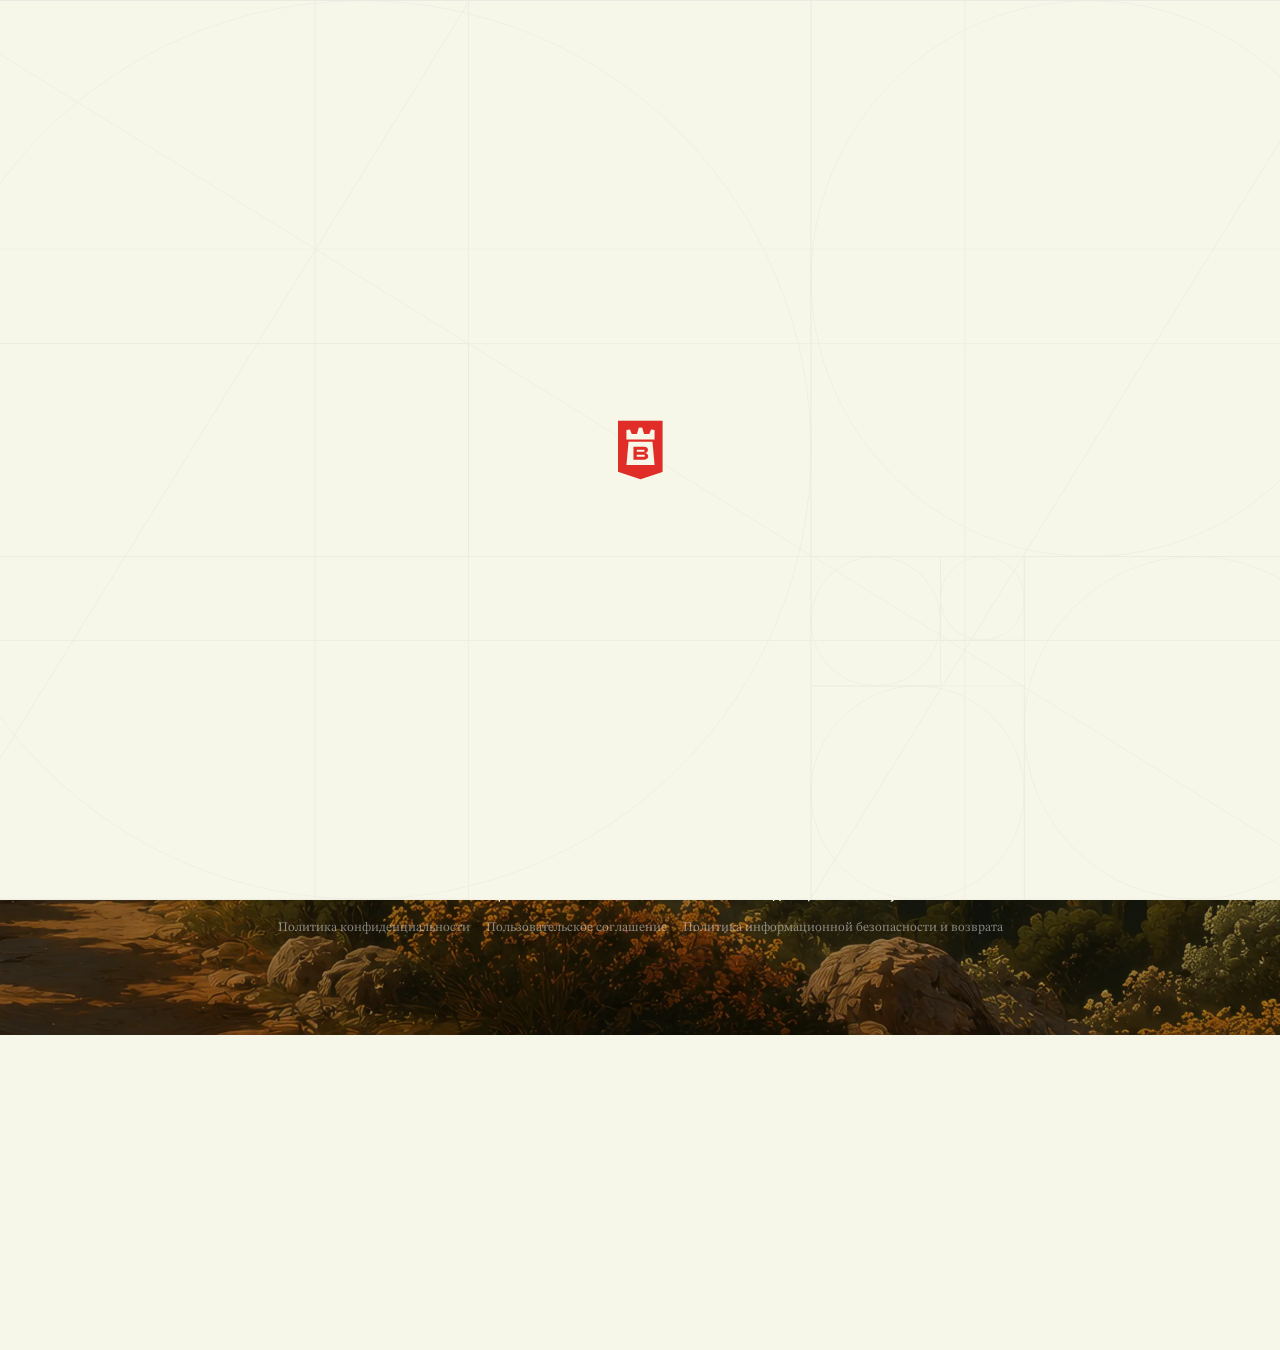
<file: subscripe.html>
<!doctype html>
<html lang="en">
<head>
  <meta charset="UTF-8">
  <meta name="viewport" content="width=device-width, initial-scale=1, maximum-scale=1, minimum-scale=1">
  <link rel="profile" href="https://gmpg.org/xfn/11">
  <link rel="icon" type="image/x-icon" href="assets/img/favicon.svg">
  <title>Subscribe</title>
  <link rel="stylesheet" href="assets/css/hystmodal.min.css" media="all">
<link rel="stylesheet" href="assets/css/swiper-bundle.min.css" media="all">
<link rel="stylesheet" href="assets/css/fancybox.min.css" media="all">
<link rel="stylesheet" href="assets/css/jquery.arcticmodal-0.3.css" media="all">
<link rel="stylesheet" href="assets/css/main.min.css" media="all">
<script src="assets/js/jquery-3.7.1.min.js"></script>
</head>

<body class="other-page subscribe-page">

  <div id="preloader" class="preloader">
  <div class="preloader-logo">
    <svg xmlns="http://www.w3.org/2000/svg" width="45" height="64" viewBox="0 0 45 64" fill="none">
      <path d="M0 2.66667V53.8668L22.5 61.3595L45 53.8668V2.66667H0Z" fill="#DBDBD0"/>
      <path d="M8.4375 12.0543V21.5083H36.5625V12.0543L34.8004 11.7252L33.0497 11.4074L31.2877 15.9244H26.0128L24.262 9.7844L22.5 9.46663L20.7492 9.7844L18.9872 15.9244H13.7124L11.9616 11.4074L10.1995 11.7252L8.4375 12.0543Z" fill="#F7F7E9"/>
      <path d="M10.5469 23.6333H34.4531L36.5625 47.0083H8.4375L10.5469 23.6333Z" fill="#F7F7E9"/>
      <path d="M15.4688 28.8041H26.0464C28.4823 28.8041 29.9351 29.9251 29.9351 32.0144C29.9351 33.9318 28.4179 34.944 26.7302 35.0317C28.8242 35.1176 30.2344 36.2369 30.2344 38.349C30.2344 40.6962 28.29 41.7312 25.7046 41.7312H15.4688V28.8041ZM26.3883 33.7809V31.6705H18.7389V33.7809H26.3883ZM18.7389 36.7105V38.8665H26.6658V36.7105H18.7389Z" fill="#DBDBD0"/>
    </svg>
    <div class="preloader-logo__fill">
      <svg xmlns="http://www.w3.org/2000/svg" width="45" height="64" viewBox="0 0 45 64" fill="none">
        <path d="M0 2.66667V53.8668L22.5 61.3595L45 53.8668V2.66667H0Z" fill="#E12D27"/>
        <path d="M8.4375 12.0543V21.5083H36.5625V12.0543L34.8004 11.7252L33.0497 11.4074L31.2877 15.9244H26.0128L24.262 9.7844L22.5 9.46663L20.7492 9.7844L18.9872 15.9244H13.7124L11.9616 11.4074L10.1995 11.7252L8.4375 12.0543Z" fill="#F7F7E9"/>
        <path d="M10.5469 23.6333H34.4531L36.5625 47.0083H8.4375L10.5469 23.6333Z" fill="#F7F7E9"/>
        <path d="M15.4688 28.8041H26.0464C28.4823 28.8041 29.9351 29.9251 29.9351 32.0144C29.9351 33.9318 28.4179 34.944 26.7302 35.0317C28.8242 35.1176 30.2344 36.2369 30.2344 38.349C30.2344 40.6962 28.29 41.7312 25.7046 41.7312H15.4688V28.8041ZM26.3883 33.7809V31.6705H18.7389V33.7809H26.3883ZM18.7389 36.7105V38.8665H26.6658V36.7105H18.7389Z" fill="#E12D27"/>
      </svg>
    </div>
  </div>
</div>

<header class="header">
  <div class="container">
    <div class="header-wrap">
      <div class="header-item header-item_left">
        <div class="logo-wrap">
          <a href="#" class="logo">
            <img src="assets/img/logo.svg" alt="" class="logo-img">
          </a>
          <div class="stories">
            <div class="stories-item"><img src="assets/img/stories1.webp" alt="story"></div>
            <div class="stories-item"><img src="assets/img/stories2.webp" alt="story"></div>
            <div class="stories-item"><img src="assets/img/stories3.webp" alt="story"></div>
            <div class="stories-item"><img src="assets/img/stories4.webp" alt="story"></div>
          </div>
        </div>
      </div>
      <nav>
        <ul class="menu body-s fw-500">
          <li class="menu-item">
            <a href="#">Вики</a>
          </li>
          <li class="menu-item">
            <a href="#">Новости</a>
          </li>
          <li class="menu-item">
            <a href="#">Помощь</a>
          </li>
          <li class="menu-item">
            <a href="#">Баланс</a>
          </li>
          <li class="menu-item">
            <a href="#">Дискорд</a>
          </li>
          <li class="menu-item">
            <a href="#">Телеграм</a>
          </li>
          <li class="menu-item">
            <a href="#">Чат</a>
          </li>
        </ul>
      </nav>
      <div class="header-item header-item_right">
        <a href="#" class="btn btn_secondary">Личный кабинет</a>
        <div class="lang dropdown">
          <div class="lang__head btn btn_icon-left">
            <img src="assets/img/lang.svg" class="svg" alt="">
            <span>Ru</span>
          </div>
          <div class="lang__content dropdown__content">
            <a class="dropdown__item lang__item active">
              Ru
            </a>
            <a class="dropdown__item lang__item">
              En
            </a>
          </div>
        </div>
        <a href="#" data-hystmodal="#menuModal" class="menu-btn">
          <img src="assets/img/menu.svg" class="svg" alt="">
        </a>
      </div>
    </div>
  </div>
</header>
    
<div style="display: none;">
  <div class="box-modal stories-modal" id="storiesModal">
      <div class="stories-modal-wrap">
          <div class="arcticmodal-close stories-modal-close">
              <img src="assets/img/close.svg" alt="svg" class="svg">
              <span class="body-s">закрыть</span>
          </div>
          <div class="swiper stories-swiper">
              <div class="swiper-wrapper">
                  <div class="swiper-slide stories-swiper-slide">
                      <video loop playsinline>
                          <source src="assets/img/story1-big.mp4" type="video/mp4">
                      </video>
                  </div>
                  <div class="swiper-slide stories-swiper-slide">
                      <video loop playsinline>
                        <source src="assets/img/story2-big.mp4" type="video/mp4">
                      </video>
                      <a href="#" class="btn btn_accent"><span>Подробнее</span></a>
                  </div>
                  <div class="swiper-slide stories-swiper-slide">
                      <img src="assets/img/story3-big.webp" alt="">
                      <a href="https://discord.gg/baza" class="btn btn_accent"><span>Подробнее</span></a>
                  </div>
                  <div class="swiper-slide stories-swiper-slide">
                      <img src="assets/img/story4-big.webp" alt="">
                      <a href="https://t.me/bazaproject_bot" class="btn btn_accent"><span>Подробнее</span></a>                              
                  </div>
              </div>
          </div>
          <div class="swiper-pagination"></div>
      </div>
      <div class="modal-overlay arcticmodal-close"></div>
  </div>
</div>

<div class="hystmodal" id="menuModal" aria-hidden="true">
  <div class="hystmodal__wrap">
    <div class="hystmodal__window menu-modal" role="dialog" aria-modal="true">
      <div class="menu-modal__head header-wrap">
        <div class="header-item header-item_left">
          <a href="#" class="logo">
            <img src="assets/img/logo.svg" alt="" class="logo-img">
          </a>
        </div>
        <div class="header-item header-item_right">
          <a href="#" class="btn btn_secondary">Личный кабинет</a>
          <div class="lang dropdown">
            <div class="lang__head btn btn_icon-left">
              <img src="assets/img/lang.svg" class="svg" alt="">
              <span>Ru</span>
            </div>
            <div class="lang__content dropdown__content">
              <a class="dropdown__item lang__item active">
                Ru
              </a>
              <a class="dropdown__item lang__item">
                En
              </a>
            </div>
          </div>
          <div class="menu-modal__close" data-hystclose>
            <img src="assets/img/close.svg" class="svg" alt="">
          </div>
        </div>
      </div>
      <div class="menu-modal-menu">
        <a href="#block1" class="menu-modal-item">
          <span class="menu-modal-item__name h5 fw-600">Начало</span>
          <span class="menu-modal-item__number create-s">I</span>
        </a>
        <a href="#block2" class="menu-modal-item">
          <span class="menu-modal-item__name h5 fw-600">Дорожная карта</span>
          <span class="menu-modal-item__number create-s">II</span>
        </a>
        <a href="#block3" class="menu-modal-item">
          <span class="menu-modal-item__name h5 fw-600">Отзывы</span>
          <span class="menu-modal-item__number create-s">III</span>
        </a>
        <a href="#block4" class="menu-modal-item">
          <span class="menu-modal-item__name h5 fw-600">Обновления</span>
          <span class="menu-modal-item__number create-s">IV</span>
        </a>
        <a href="#block5" class="menu-modal-item">
          <span class="menu-modal-item__name h5 fw-600">Фишки</span>
          <span class="menu-modal-item__number create-s">V</span>
        </a>
        <a href="#block6" class="menu-modal-item">
          <span class="menu-modal-item__name h5 fw-600">Команда</span>
          <span class="menu-modal-item__number create-s">VI</span>
        </a>
        <a href="#block7" class="menu-modal-item">
          <span class="menu-modal-item__name h5 fw-600">Медиа</span>
          <span class="menu-modal-item__number create-s">VII</span>
        </a>
        <a href="#block8" class="menu-modal-item">
          <span class="menu-modal-item__name h5 fw-600">Начать игру</span>
          <span class="menu-modal-item__number create-s">VIII</span>
        </a>
      </div>
      <div class="menu-modal__socials">
        <a href="#" class="btn btn_accent">
          <span>Личный кабинет</span>
        </a>
        <a href="#" class="social-item" target="_blank">
          <img src="assets/img/s1.svg" alt="">
        </a>
        <a href="#" class="social-item" target="_blank">
          <img src="assets/img/s2.svg" alt="">
        </a>
        <a href="#" class="social-item" target="_blank">
          <img src="assets/img/s3.svg" alt="">
        </a>
        <a href="#" class="social-item" target="_blank">
          <img src="assets/img/s4.svg" alt="">
        </a>
        <a href="#" class="social-item" target="_blank">
          <img src="assets/img/s5.svg" alt="">
        </a>
      </div>
    </div>
  </div>
</div>

<div class="fixed-menu">
  <a href="#block1" class="fixed-menu-item active">
    <span class="body-m fw-600">Начало</span>
    <span class="fixed-menu-item__line"></span>
    <span class="fixed-menu-item__number create-s">I</span>
  </a>
  <a href="#block2" class="fixed-menu-item">
    <span class="body-m fw-600">Дорожная карта</span>
    <span class="fixed-menu-item__line"></span>
    <span class="fixed-menu-item__number create-s">II</span>
  </a>
  <a href="#block3" class="fixed-menu-item">
    <span class="body-m fw-600">Отзывы</span>
    <span class="fixed-menu-item__line"></span>
    <span class="fixed-menu-item__number create-s">III</span>
  </a>
  <a href="#block4" class="fixed-menu-item">
    <span class="body-m fw-600">Обновления</span>
    <span class="fixed-menu-item__line"></span>
    <span class="fixed-menu-item__number create-s">IV</span>
  </a>
  <a href="#block5" class="fixed-menu-item">
    <span class="body-m fw-600">Фишки</span>
    <span class="fixed-menu-item__line"></span>
    <span class="fixed-menu-item__number create-s">V</span>
  </a>
  <a href="#block6" class="fixed-menu-item">
    <span class="body-m fw-600">Команда</span>
    <span class="fixed-menu-item__line"></span>
    <span class="fixed-menu-item__number create-s">VI</span>
  </a>
  <a href="#block7" class="fixed-menu-item">
    <span class="body-m fw-600">Медиа</span>
    <span class="fixed-menu-item__line"></span>
    <span class="fixed-menu-item__number create-s">VII</span>
  </a>
  <a href="#block8" class="fixed-menu-item">
    <span class="body-m fw-600">Начать игру</span>
    <span class="fixed-menu-item__line"></span>
    <span class="fixed-menu-item__number create-s">VIII</span>
  </a>
</div>

<div class="clock">
  <div class="clock-full">
    <div class="clock-full__head">
      <div class="clock-full__inner">
        <p class="create-l">Renaissance <span class="clock-full__dot"></span></p>
      </div>
      <div class="clock-full__close body-s fw-600">Скрыть</div>
    </div>
    <div class="clock-full__box">
      <p class="h5">1354</p>
      <p class="body-s hint3 fw-500">Только открылись. Ты ничего не пропустил, заходи в игру</p>
      <div class="clock-full__btns">
        <a href="#" class="btn btn_accent">
          <span>Начать играть</span>
        </a>
        <a href="#" class="btn btn_dark">
          Создать аккаунт
        </a>
      </div>
    </div>
    <!-- <div class="clock-full__wrap">
      <div class="clock-timer">
        <div class="clock-timer__item">
          <p class="h4" id="day">64</p>
          <span class="body-s hint3" id="day-text">дней</span>
        </div>
        <img src="assets/img/dots.svg" alt="">
        <div class="clock-timer__item">
          <p class="h4" id="hour">22</p>
          <span class="body-s hint3" id="hour-text">часов</span>
        </div>
        <img src="assets/img/dots.svg" alt="">
        <div class="clock-timer__item">
          <p class="h4" id="minute">58</p>
          <span class="body-s hint3" id="minute-text">минут</span>
        </div>
      </div>
      
      <script>
        const endDate = new Date('2026-10-25T00:00:00');

        const clockEl = document.querySelector('.clock');

        const dayEl = document.getElementById('day');
        const dayTextEl = document.getElementById('day-text');

        const hourEl = document.getElementById('hour');
        const hourTextEl = document.getElementById('hour-text');

        const minuteEl = document.getElementById('minute');
        const minuteTextEl = document.getElementById('minute-text');

        function plural(number, words) {
          number = Math.abs(number) % 100;
          const n = number % 10;

          if (number > 10 && number < 20) return words[2];
          if (n > 1 && n < 5) return words[1];
          if (n === 1) return words[0];

          return words[2];
        }

        function updateTimer() {
          const now = new Date();
          let diff = endDate - now;

          if (diff <= 0) {
            diff = 0;

            clockEl.classList.add('disabled');

            clearInterval(timerInterval);
          } else {
            clockEl.classList.remove('disabled');
          }

          const days = Math.floor(diff / (1000 * 60 * 60 * 24));

          const hours = Math.floor(
            (diff % (1000 * 60 * 60 * 24)) /
            (1000 * 60 * 60)
          );

          const minutes = Math.floor(
            (diff % (1000 * 60 * 60)) /
            (1000 * 60)
          );

          dayEl.textContent = days;
          hourEl.textContent = hours.toString().padStart(2, '0');
          minuteEl.textContent = minutes.toString().padStart(2, '0');

          dayTextEl.textContent = plural(days, ['день', 'дня', 'дней']);
          hourTextEl.textContent = plural(hours, ['час', 'часа', 'часов']);
          minuteTextEl.textContent = plural(minutes, ['минута', 'минуты', 'минут']);
        }

        updateTimer();

        const timerInterval = setInterval(updateTimer, 1000);
      </script>
      <div class="clock-full__btns">
        <a href="#" class="btn btn_accent">
          <span>Начать играть</span>
        </a>
        <a href="#" class="btn btn_dark">
          Создать аккаунт
        </a>
      </div>
    </div> -->
  </div>
  <div class="clock-small">
    <img src="assets/img/clock.svg" alt="">
  </div>
</div>

<div class="cookie-banner" id="cookie-banner">
  <div class="cookie-banner__wrap">
    <p class="cookie-banner__title create-m">Мы используем cookie</p>
    <p class="cookie-banner__desc body-s hint">Продолжая использовать сайт, вы даете <a href="#">согласие на обработку cookies.</a></p>
    <div id="cookie-accept" class="btn btn_accent"><span>Хорошо</span></div>
  </div>
</div> 

  <main>

    <!-- hero -->
    <section class="hero-section section" id="block1">
      <div class="hero-section__bg">
        <div class="hero-section__bg-move" value="1.4">
          <img src="assets/img/footer.webp" alt="" class="hero-section__bg-img">
        </div>
      </div>
      <div class="hero">
        <div class="support">
          <h1 class="support__title title">Нужна помощь?</h1>
          <div class="support-box">
            <p class="h4 support-box__title">Ты можешь задать свой вопрос в нашем сообществе</p>
            <p class="body-m support-box__desc hint fw-500">
              Наше большое сообщество часто отвечает быстрее, чем служба поддержки
            </p>
            <div class="support-box__btns">
              <a href="#" class="support-box__btn support-box__btn_ds">
                <img src="assets/img/ds.svg" alt="">
                Discord
              </a>
              <a href="#" class="support-box__btn support-box__btn_tg">
                <img src="assets/img/tg.svg" alt="">
                Telegram
              </a>
            </div>
            <p class="body-m support-box__desc hint fw-500">
              Если проблема требует вмешательства поддержки, напиши нам подробно, что произошло. В одном сообщении укажи e-mail мастер-аккаунта и ник персонажа — так мы сможем помочь быстрее.
            </p>
            <div class="support-box__btns">
              <a href="#" class="support-box__btn-border">
                <img src="assets/img/tg2.svg" class="svg" alt="">
                Telegram
              </a>
              <a href="#" class="support-box__btn-border">
                <img src="assets/img/ds2.svg" class="svg" alt="">
                Discord
              </a>
              <a href="#" class="support-box__btn-border">
                <img src="assets/img/wa.svg" class="svg" alt="">
                Whatsapp
              </a>
            </div>
            <div class="support-box__links">
              <a href="#">Восстановить пароль</a>
              <span class="support-box__sep"></span>
              <a href="#">Правила</a>
            </div>
          </div>
        </div>
        <div class="footer-bot">
          <a href="#">
            <img src="assets/img/logo.svg" alt="">
          </a>
          <ul class="footer-bot__menu body-s fw-600">
            <li class="footer-bot__item">
              <a href="#">Новости</a>
            </li>
            <li class="footer-bot__item">
              <a href="#">Вики</a>
            </li>
            <li class="footer-bot__item">
              <a href="#">Баланс</a>
            </li>
            <li class="footer-bot__item">
              <a href="#">Правила</a>
            </li>
          </ul>
          <p class="body-s fw-500">© 2026 BAZA. Все товарные знаки являются собственностью их владельцев. Powered by Nik.</p>
          <ul class="footer-bot__submenu create-s">
            <li class="footer-bot__subitem">
              <a href="#">Политика конфиденциальности</a>
            </li>
            <li class="footer-bot__subitem">
              <a href="#">Пользовательское соглашение</a>
            </li>
            <li class="footer-bot__subitem">
              <a href="#">Политика информационной безопасности и возврата</a>
            </li>
          </ul>
        </div>
      </div>
    </section>
    
    <div class="golden-ratio">
      <img src="assets/img/golden-ratio.svg" alt="" class="golden-ratio__light">
      <img src="assets/img/golden-ratio2.svg" class="golden-ratio__dark">
    </div>

  </main>

  <footer class="footer">
  <div class="footer-main">
    <a href="#" class="footer-social" target="_blank">
      <img src="assets/img/tg.svg" alt="" class="footer-social__img">
      <div class="footer-social__inner">
        <div class="footer-social__head">
          <span class="footer-social__number create-s">I</span>
          <p class="footer-social__name create-l">Telegram</p>
        </div>
        <span class="line"></span>
        <p class="create-s footer-social__desc">
          Основной чат BAZA, где вы можете  общаться и  узнать актуальную информацию
        </p>
        <p class="body-s fw-600">Перейти</p>
      </div>
    </a>
    <a href="#" class="footer-social" target="_blank">
      <img src="assets/img/soc2.svg" alt="" class="footer-social__img">
      <div class="footer-social__inner">
        <div class="footer-social__head">
          <span class="footer-social__number create-s">II</span>
          <p class="footer-social__name create-l">Happy</p>
        </div>
        <span class="line"></span>
        <p class="create-s footer-social__desc">
          Основной чат BAZA, где вы можете  общаться и  узнать актуальную информацию
        </p>
        <p class="body-s fw-600">Перейти</p>
      </div>
    </a>
    <a href="#" class="footer-social" target="_blank">
      <img src="assets/img/ds.svg" alt="" class="footer-social__img">
      <div class="footer-social__inner">
        <div class="footer-social__head">
          <span class="footer-social__number create-s">III</span>
          <p class="footer-social__name create-l">Angry</p>
        </div>
        <span class="line"></span>
        <p class="create-s footer-social__desc">
          Основной чат BAZA, где вы можете  общаться и  узнать актуальную информацию
        </p>
        <p class="body-s fw-600">Перейти</p>
      </div>
    </a>
    <a href="#" class="footer-social" target="_blank">
      <img src="assets/img/soc4.svg" alt="" class="footer-social__img">
      <div class="footer-social__inner">
        <div class="footer-social__head">
          <span class="footer-social__number create-s">IV</span>
          <p class="footer-social__name create-l">Herald</p>
        </div>
        <span class="line"></span>
        <p class="create-s footer-social__desc">
          Основной чат BAZA, где вы можете  общаться и  узнать актуальную информацию
        </p>
        <p class="body-s fw-600">Перейти</p>
      </div>
    </a>
    <a href="#" class="footer-social" target="_blank">
      <img src="assets/img/soc5.svg" alt="" class="footer-social__img">
      <div class="footer-social__inner">
        <div class="footer-social__head">
          <span class="footer-social__number create-s">V</span>
          <p class="footer-social__name create-l">Discord</p>
        </div>
        <span class="line"></span>
        <p class="create-s footer-social__desc">
          Основной чат BAZA, где вы можете  общаться и  узнать актуальную информацию
        </p>
        <p class="body-s fw-600">Перейти</p>
      </div>
    </a>
  </div>
  <div class="footer-bot">
    <a href="#">
      <img src="assets/img/logo.svg" alt="">
    </a>
    <ul class="footer-bot__menu body-s fw-600">
      <li class="footer-bot__item">
        <a href="#">Новости</a>
      </li>
      <li class="footer-bot__item">
        <a href="#">Вики</a>
      </li>
      <li class="footer-bot__item">
        <a href="#">Баланс</a>
      </li>
      <li class="footer-bot__item">
        <a href="#">Правила</a>
      </li>
    </ul>
    <p class="body-s fw-500">© 2026 BAZA. Все товарные знаки являются собственностью их владельцев. Powered by Nik.</p>
    <!-- <p class="footer-pay body-s">
      We accept
      <svg xmlns="http://www.w3.org/2000/svg" width="43" height="18" viewBox="0 0 43 18" fill="none">
        <g clip-path="url(#clip0_1810_4568)">
          <path fill-rule="evenodd" clip-rule="evenodd" d="M42.9976 9.29777C42.9976 6.22249 41.5166 3.7959 38.6859 3.7959C35.8433 3.7959 34.1234 6.22249 34.1234 9.27374C34.1234 12.8896 36.1539 14.7155 39.0681 14.7155C40.4894 14.7155 41.5644 14.3912 42.3766 13.9347V11.5322C41.5644 11.9406 40.6328 12.1929 39.4503 12.1929C38.2918 12.1929 37.2646 11.7844 37.1332 10.3669H42.9738C42.9738 10.2107 42.9976 9.58608 42.9976 9.29777ZM37.0974 8.15655C37.0974 6.7991 37.9215 6.2345 38.674 6.2345C39.4026 6.2345 40.1789 6.7991 40.1789 8.15655H37.0974Z" fill="#F7F7E9"/>
          <path fill-rule="evenodd" clip-rule="evenodd" d="M29.5131 3.7959C28.3426 3.7959 27.5902 4.34849 27.1721 4.7329L27.0169 3.9881H24.3892V17.995L27.3752 17.3584L27.3871 13.9587C27.8171 14.2711 28.4501 14.7155 29.5012 14.7155C31.6391 14.7155 33.5859 12.9857 33.5859 9.17764C33.574 5.69392 31.6033 3.7959 29.5131 3.7959ZM28.7965 12.0727C28.0918 12.0727 27.6738 11.8205 27.3871 11.5081L27.3752 7.05137C27.6857 6.703 28.1157 6.46274 28.7965 6.46274C29.8834 6.46274 30.6358 7.68805 30.6358 9.26173C30.6358 10.8714 29.8953 12.0727 28.7965 12.0727Z" fill="#F7F7E9"/>
          <path fill-rule="evenodd" clip-rule="evenodd" d="M20.2805 3.08729L23.2784 2.4386V0L20.2805 0.636679V3.08729Z" fill="#F7F7E9"/>
          <path d="M23.2784 4H20.2805V14.5112H23.2784V4Z" fill="#F7F7E9"/>
          <path fill-rule="evenodd" clip-rule="evenodd" d="M17.0676 4.8891L16.8765 4.00015H14.2967V14.5114H17.2826V7.38776C17.9873 6.46277 19.1817 6.63095 19.552 6.76309V4.00015C19.1698 3.85599 17.7723 3.59171 17.0676 4.8891Z" fill="#F7F7E9"/>
          <path fill-rule="evenodd" clip-rule="evenodd" d="M11.0958 1.39355L8.1815 2.01822L8.16956 11.6405C8.16956 13.4184 9.49532 14.7278 11.263 14.7278C12.2424 14.7278 12.959 14.5476 13.3532 14.3314V11.8928C12.971 12.0489 11.0838 12.6015 11.0838 10.8236V6.55906H13.3532V4.00034H11.0838L11.0958 1.39355Z" fill="#F7F7E9"/>
          <path fill-rule="evenodd" clip-rule="evenodd" d="M3.02178 7.05137C3.02178 6.58287 3.40398 6.40268 4.037 6.40268C4.94473 6.40268 6.09133 6.67897 6.99906 7.1715V4.34849C6.00772 3.95206 5.02833 3.7959 4.037 3.7959C1.61241 3.7959 0 5.06926 0 7.19552C0 10.5111 4.53864 9.9825 4.53864 11.412C4.53864 11.9646 4.06089 12.1448 3.39203 12.1448C2.4007 12.1448 1.13466 11.7364 0.131381 11.1838V14.0428C1.24215 14.5233 2.36487 14.7276 3.39203 14.7276C5.87634 14.7276 7.5843 13.4902 7.5843 11.3399C7.57236 7.76013 3.02178 8.39681 3.02178 7.05137Z" fill="#F7F7E9"/>
        </g>
        <defs>
          <clipPath id="clip0_1810_4568">
            <rect width="43" height="18" fill="white"/>
          </clipPath>
        </defs>
      </svg>
    </p> -->
    <ul class="footer-bot__submenu create-s">
      <li class="footer-bot__subitem">
        <a href="#">Политика конфиденциальности</a>
      </li>
      <li class="footer-bot__subitem">
        <a href="#">Пользовательское соглашение</a>
      </li>
      <li class="footer-bot__subitem">
        <a href="#">Политика информационной безопасности и возврата</a>
      </li>
    </ul>
  </div>
</footer>


  <script src="assets/js/hystmodal.min.js"></script>
  <script src="assets/js/swiper-bundle.min.js"></script>
  <script src="assets/js/mask.js"></script>
  <script src="assets/js/fancybox.umd.min.js"></script>
  <script src="assets/js/jquery.arcticmodal-0.3.min.js"></script>
  <script src="assets/js/main.min.js"></script>

</body>
</html>
</file>
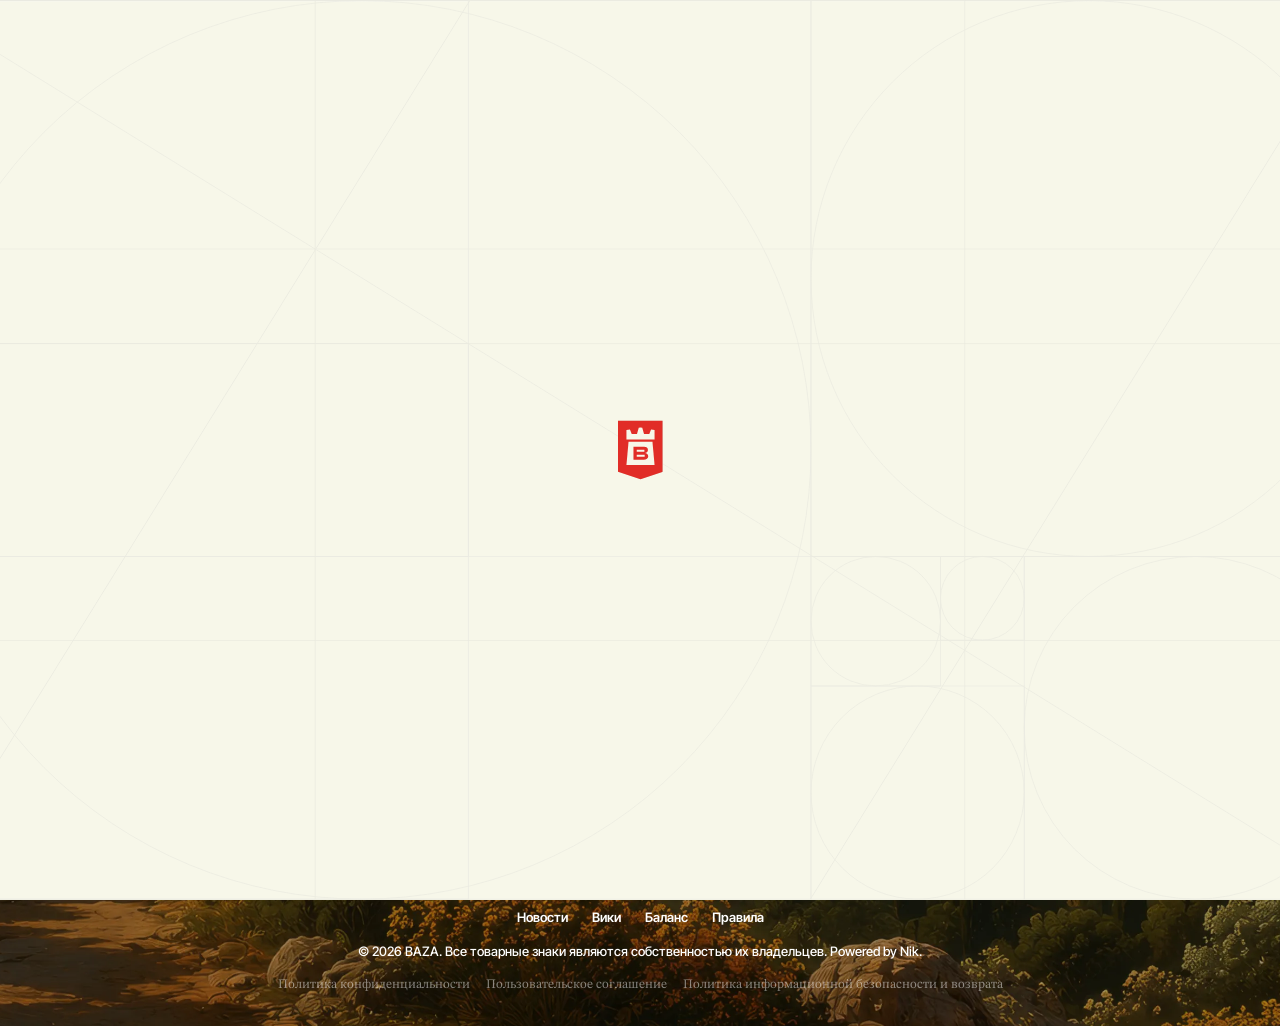
<file: support.html>
<!doctype html>
<html lang="en">
<head>
  <meta charset="UTF-8">
  <meta name="viewport" content="width=device-width, initial-scale=1, maximum-scale=1, minimum-scale=1">
  <link rel="profile" href="https://gmpg.org/xfn/11">
  <link rel="icon" type="image/x-icon" href="assets/img/favicon.svg">
  <title>Support</title>
  <link rel="stylesheet" href="assets/css/hystmodal.min.css" media="all">
<link rel="stylesheet" href="assets/css/swiper-bundle.min.css" media="all">
<link rel="stylesheet" href="assets/css/fancybox.min.css" media="all">
<link rel="stylesheet" href="assets/css/jquery.arcticmodal-0.3.css" media="all">
<link rel="stylesheet" href="assets/css/main.min.css" media="all">
<script src="assets/js/jquery-3.7.1.min.js"></script>
</head>

<body class="other-page support-page">

  <div id="preloader" class="preloader">
  <div class="preloader-logo">
    <svg xmlns="http://www.w3.org/2000/svg" width="45" height="64" viewBox="0 0 45 64" fill="none">
      <path d="M0 2.66667V53.8668L22.5 61.3595L45 53.8668V2.66667H0Z" fill="#DBDBD0"/>
      <path d="M8.4375 12.0543V21.5083H36.5625V12.0543L34.8004 11.7252L33.0497 11.4074L31.2877 15.9244H26.0128L24.262 9.7844L22.5 9.46663L20.7492 9.7844L18.9872 15.9244H13.7124L11.9616 11.4074L10.1995 11.7252L8.4375 12.0543Z" fill="#F7F7E9"/>
      <path d="M10.5469 23.6333H34.4531L36.5625 47.0083H8.4375L10.5469 23.6333Z" fill="#F7F7E9"/>
      <path d="M15.4688 28.8041H26.0464C28.4823 28.8041 29.9351 29.9251 29.9351 32.0144C29.9351 33.9318 28.4179 34.944 26.7302 35.0317C28.8242 35.1176 30.2344 36.2369 30.2344 38.349C30.2344 40.6962 28.29 41.7312 25.7046 41.7312H15.4688V28.8041ZM26.3883 33.7809V31.6705H18.7389V33.7809H26.3883ZM18.7389 36.7105V38.8665H26.6658V36.7105H18.7389Z" fill="#DBDBD0"/>
    </svg>
    <div class="preloader-logo__fill">
      <svg xmlns="http://www.w3.org/2000/svg" width="45" height="64" viewBox="0 0 45 64" fill="none">
        <path d="M0 2.66667V53.8668L22.5 61.3595L45 53.8668V2.66667H0Z" fill="#E12D27"/>
        <path d="M8.4375 12.0543V21.5083H36.5625V12.0543L34.8004 11.7252L33.0497 11.4074L31.2877 15.9244H26.0128L24.262 9.7844L22.5 9.46663L20.7492 9.7844L18.9872 15.9244H13.7124L11.9616 11.4074L10.1995 11.7252L8.4375 12.0543Z" fill="#F7F7E9"/>
        <path d="M10.5469 23.6333H34.4531L36.5625 47.0083H8.4375L10.5469 23.6333Z" fill="#F7F7E9"/>
        <path d="M15.4688 28.8041H26.0464C28.4823 28.8041 29.9351 29.9251 29.9351 32.0144C29.9351 33.9318 28.4179 34.944 26.7302 35.0317C28.8242 35.1176 30.2344 36.2369 30.2344 38.349C30.2344 40.6962 28.29 41.7312 25.7046 41.7312H15.4688V28.8041ZM26.3883 33.7809V31.6705H18.7389V33.7809H26.3883ZM18.7389 36.7105V38.8665H26.6658V36.7105H18.7389Z" fill="#E12D27"/>
      </svg>
    </div>
  </div>
</div>

<header class="header">
  <div class="container">
    <div class="header-wrap">
      <div class="header-item header-item_left">
        <div class="logo-wrap">
          <a href="#" class="logo">
            <img src="assets/img/logo.svg" alt="" class="logo-img">
          </a>
          <div class="stories">
            <div class="stories-item"><img src="assets/img/stories1.webp" alt="story"></div>
            <div class="stories-item"><img src="assets/img/stories2.webp" alt="story"></div>
            <div class="stories-item"><img src="assets/img/stories3.webp" alt="story"></div>
            <div class="stories-item"><img src="assets/img/stories4.webp" alt="story"></div>
          </div>
        </div>
      </div>
      <nav>
        <ul class="menu body-s fw-500">
          <li class="menu-item">
            <a href="#">Вики</a>
          </li>
          <li class="menu-item">
            <a href="#">Новости</a>
          </li>
          <li class="menu-item">
            <a href="#">Помощь</a>
          </li>
          <li class="menu-item">
            <a href="#">Баланс</a>
          </li>
          <li class="menu-item">
            <a href="#">Дискорд</a>
          </li>
          <li class="menu-item">
            <a href="#">Телеграм</a>
          </li>
          <li class="menu-item">
            <a href="#">Чат</a>
          </li>
        </ul>
      </nav>
      <div class="header-item header-item_right">
        <a href="#" class="btn btn_secondary">Личный кабинет</a>
        <div class="lang dropdown">
          <div class="lang__head btn btn_icon-left">
            <img src="assets/img/lang.svg" class="svg" alt="">
            <span>Ru</span>
          </div>
          <div class="lang__content dropdown__content">
            <a class="dropdown__item lang__item active">
              Ru
            </a>
            <a class="dropdown__item lang__item">
              En
            </a>
          </div>
        </div>
        <a href="#" data-hystmodal="#menuModal" class="menu-btn">
          <img src="assets/img/menu.svg" class="svg" alt="">
        </a>
      </div>
    </div>
  </div>
</header>
    
<div style="display: none;">
  <div class="box-modal stories-modal" id="storiesModal">
      <div class="stories-modal-wrap">
          <div class="arcticmodal-close stories-modal-close">
              <img src="assets/img/close.svg" alt="svg" class="svg">
              <span class="body-s">закрыть</span>
          </div>
          <div class="swiper stories-swiper">
              <div class="swiper-wrapper">
                  <div class="swiper-slide stories-swiper-slide">
                      <video loop playsinline>
                          <source src="assets/img/story1-big.mp4" type="video/mp4">
                      </video>
                  </div>
                  <div class="swiper-slide stories-swiper-slide">
                      <video loop playsinline>
                        <source src="assets/img/story2-big.mp4" type="video/mp4">
                      </video>
                      <a href="#" class="btn btn_accent"><span>Подробнее</span></a>
                  </div>
                  <div class="swiper-slide stories-swiper-slide">
                      <img src="assets/img/story3-big.webp" alt="">
                      <a href="https://discord.gg/baza" class="btn btn_accent"><span>Подробнее</span></a>
                  </div>
                  <div class="swiper-slide stories-swiper-slide">
                      <img src="assets/img/story4-big.webp" alt="">
                      <a href="https://t.me/bazaproject_bot" class="btn btn_accent"><span>Подробнее</span></a>                              
                  </div>
              </div>
          </div>
          <div class="swiper-pagination"></div>
      </div>
      <div class="modal-overlay arcticmodal-close"></div>
  </div>
</div>

<div class="hystmodal" id="menuModal" aria-hidden="true">
  <div class="hystmodal__wrap">
    <div class="hystmodal__window menu-modal" role="dialog" aria-modal="true">
      <div class="menu-modal__head header-wrap">
        <div class="header-item header-item_left">
          <a href="#" class="logo">
            <img src="assets/img/logo.svg" alt="" class="logo-img">
          </a>
        </div>
        <div class="header-item header-item_right">
          <a href="#" class="btn btn_secondary">Личный кабинет</a>
          <div class="lang dropdown">
            <div class="lang__head btn btn_icon-left">
              <img src="assets/img/lang.svg" class="svg" alt="">
              <span>Ru</span>
            </div>
            <div class="lang__content dropdown__content">
              <a class="dropdown__item lang__item active">
                Ru
              </a>
              <a class="dropdown__item lang__item">
                En
              </a>
            </div>
          </div>
          <div class="menu-modal__close" data-hystclose>
            <img src="assets/img/close.svg" class="svg" alt="">
          </div>
        </div>
      </div>
      <div class="menu-modal-menu">
        <a href="#block1" class="menu-modal-item">
          <span class="menu-modal-item__name h5 fw-600">Начало</span>
          <span class="menu-modal-item__number create-s">I</span>
        </a>
        <a href="#block2" class="menu-modal-item">
          <span class="menu-modal-item__name h5 fw-600">Дорожная карта</span>
          <span class="menu-modal-item__number create-s">II</span>
        </a>
        <a href="#block3" class="menu-modal-item">
          <span class="menu-modal-item__name h5 fw-600">Отзывы</span>
          <span class="menu-modal-item__number create-s">III</span>
        </a>
        <a href="#block4" class="menu-modal-item">
          <span class="menu-modal-item__name h5 fw-600">Обновления</span>
          <span class="menu-modal-item__number create-s">IV</span>
        </a>
        <a href="#block5" class="menu-modal-item">
          <span class="menu-modal-item__name h5 fw-600">Фишки</span>
          <span class="menu-modal-item__number create-s">V</span>
        </a>
        <a href="#block6" class="menu-modal-item">
          <span class="menu-modal-item__name h5 fw-600">Команда</span>
          <span class="menu-modal-item__number create-s">VI</span>
        </a>
        <a href="#block7" class="menu-modal-item">
          <span class="menu-modal-item__name h5 fw-600">Медиа</span>
          <span class="menu-modal-item__number create-s">VII</span>
        </a>
        <a href="#block8" class="menu-modal-item">
          <span class="menu-modal-item__name h5 fw-600">Начать игру</span>
          <span class="menu-modal-item__number create-s">VIII</span>
        </a>
      </div>
      <div class="menu-modal__socials">
        <a href="#" class="btn btn_accent">
          <span>Личный кабинет</span>
        </a>
        <a href="#" class="social-item" target="_blank">
          <img src="assets/img/s1.svg" alt="">
        </a>
        <a href="#" class="social-item" target="_blank">
          <img src="assets/img/s2.svg" alt="">
        </a>
        <a href="#" class="social-item" target="_blank">
          <img src="assets/img/s3.svg" alt="">
        </a>
        <a href="#" class="social-item" target="_blank">
          <img src="assets/img/s4.svg" alt="">
        </a>
        <a href="#" class="social-item" target="_blank">
          <img src="assets/img/s5.svg" alt="">
        </a>
      </div>
    </div>
  </div>
</div>

<div class="fixed-menu">
  <a href="#block1" class="fixed-menu-item active">
    <span class="body-m fw-600">Начало</span>
    <span class="fixed-menu-item__line"></span>
    <span class="fixed-menu-item__number create-s">I</span>
  </a>
  <a href="#block2" class="fixed-menu-item">
    <span class="body-m fw-600">Дорожная карта</span>
    <span class="fixed-menu-item__line"></span>
    <span class="fixed-menu-item__number create-s">II</span>
  </a>
  <a href="#block3" class="fixed-menu-item">
    <span class="body-m fw-600">Отзывы</span>
    <span class="fixed-menu-item__line"></span>
    <span class="fixed-menu-item__number create-s">III</span>
  </a>
  <a href="#block4" class="fixed-menu-item">
    <span class="body-m fw-600">Обновления</span>
    <span class="fixed-menu-item__line"></span>
    <span class="fixed-menu-item__number create-s">IV</span>
  </a>
  <a href="#block5" class="fixed-menu-item">
    <span class="body-m fw-600">Фишки</span>
    <span class="fixed-menu-item__line"></span>
    <span class="fixed-menu-item__number create-s">V</span>
  </a>
  <a href="#block6" class="fixed-menu-item">
    <span class="body-m fw-600">Команда</span>
    <span class="fixed-menu-item__line"></span>
    <span class="fixed-menu-item__number create-s">VI</span>
  </a>
  <a href="#block7" class="fixed-menu-item">
    <span class="body-m fw-600">Медиа</span>
    <span class="fixed-menu-item__line"></span>
    <span class="fixed-menu-item__number create-s">VII</span>
  </a>
  <a href="#block8" class="fixed-menu-item">
    <span class="body-m fw-600">Начать игру</span>
    <span class="fixed-menu-item__line"></span>
    <span class="fixed-menu-item__number create-s">VIII</span>
  </a>
</div>

<div class="clock">
  <div class="clock-full">
    <div class="clock-full__head">
      <div class="clock-full__inner">
        <p class="create-l">Renaissance <span class="clock-full__dot"></span></p>
      </div>
      <div class="clock-full__close body-s fw-600">Скрыть</div>
    </div>
    <div class="clock-full__box">
      <p class="h5">1354</p>
      <p class="body-s hint3 fw-500">Только открылись. Ты ничего не пропустил, заходи в игру</p>
      <div class="clock-full__btns">
        <a href="#" class="btn btn_accent">
          <span>Начать играть</span>
        </a>
        <a href="#" class="btn btn_dark">
          Создать аккаунт
        </a>
      </div>
    </div>
    <!-- <div class="clock-full__wrap">
      <div class="clock-timer">
        <div class="clock-timer__item">
          <p class="h4" id="day">64</p>
          <span class="body-s hint3" id="day-text">дней</span>
        </div>
        <img src="assets/img/dots.svg" alt="">
        <div class="clock-timer__item">
          <p class="h4" id="hour">22</p>
          <span class="body-s hint3" id="hour-text">часов</span>
        </div>
        <img src="assets/img/dots.svg" alt="">
        <div class="clock-timer__item">
          <p class="h4" id="minute">58</p>
          <span class="body-s hint3" id="minute-text">минут</span>
        </div>
      </div>
      
      <script>
        const endDate = new Date('2026-10-25T00:00:00');

        const clockEl = document.querySelector('.clock');

        const dayEl = document.getElementById('day');
        const dayTextEl = document.getElementById('day-text');

        const hourEl = document.getElementById('hour');
        const hourTextEl = document.getElementById('hour-text');

        const minuteEl = document.getElementById('minute');
        const minuteTextEl = document.getElementById('minute-text');

        function plural(number, words) {
          number = Math.abs(number) % 100;
          const n = number % 10;

          if (number > 10 && number < 20) return words[2];
          if (n > 1 && n < 5) return words[1];
          if (n === 1) return words[0];

          return words[2];
        }

        function updateTimer() {
          const now = new Date();
          let diff = endDate - now;

          if (diff <= 0) {
            diff = 0;

            clockEl.classList.add('disabled');

            clearInterval(timerInterval);
          } else {
            clockEl.classList.remove('disabled');
          }

          const days = Math.floor(diff / (1000 * 60 * 60 * 24));

          const hours = Math.floor(
            (diff % (1000 * 60 * 60 * 24)) /
            (1000 * 60 * 60)
          );

          const minutes = Math.floor(
            (diff % (1000 * 60 * 60)) /
            (1000 * 60)
          );

          dayEl.textContent = days;
          hourEl.textContent = hours.toString().padStart(2, '0');
          minuteEl.textContent = minutes.toString().padStart(2, '0');

          dayTextEl.textContent = plural(days, ['день', 'дня', 'дней']);
          hourTextEl.textContent = plural(hours, ['час', 'часа', 'часов']);
          minuteTextEl.textContent = plural(minutes, ['минута', 'минуты', 'минут']);
        }

        updateTimer();

        const timerInterval = setInterval(updateTimer, 1000);
      </script>
      <div class="clock-full__btns">
        <a href="#" class="btn btn_accent">
          <span>Начать играть</span>
        </a>
        <a href="#" class="btn btn_dark">
          Создать аккаунт
        </a>
      </div>
    </div> -->
  </div>
  <div class="clock-small">
    <img src="assets/img/clock.svg" alt="">
  </div>
</div>

<div class="cookie-banner" id="cookie-banner">
  <div class="cookie-banner__wrap">
    <p class="cookie-banner__title create-m">Мы используем cookie</p>
    <p class="cookie-banner__desc body-s hint">Продолжая использовать сайт, вы даете <a href="#">согласие на обработку cookies.</a></p>
    <div id="cookie-accept" class="btn btn_accent"><span>Хорошо</span></div>
  </div>
</div> 

  <main>

    <!-- hero -->
    <section class="hero-section section" id="block1">
      <div class="hero-section__bg">
        <div class="hero-section__bg-move" value="1.4">
          <img src="assets/img/footer.webp" alt="" class="hero-section__bg-img">
        </div>
      </div>
      <div class="hero">
        <div class="support">
          <h1 class="support__title title">Нужна помощь?</h1>
          <div class="support-box">
            <p class="h4 support-box__title">Ты можешь задать свой вопрос в нашем сообществе</p>
            <p class="body-m support-box__desc hint fw-500">
              Наше большое сообщество часто отвечает быстрее, чем служба поддержки
            </p>
            <div class="support-box__btns">
              <a href="#" class="support-box__btn support-box__btn_ds">
                <img src="assets/img/ds.svg" alt="">
                Discord
              </a>
              <a href="#" class="support-box__btn support-box__btn_tg">
                <img src="assets/img/tg.svg" alt="">
                Telegram
              </a>
            </div>
            <p class="body-m support-box__desc hint fw-500">
              Если проблема требует вмешательства поддержки, напиши нам подробно, что произошло. В одном сообщении укажи e-mail мастер-аккаунта и ник персонажа — так мы сможем помочь быстрее.
            </p>
            <div class="support-box__btns">
              <a href="#" class="support-box__btn-border">
                <img src="assets/img/tg2.svg" class="svg" alt="">
                Telegram
              </a>
              <a href="#" class="support-box__btn-border">
                <img src="assets/img/ds2.svg" class="svg" alt="">
                Discord
              </a>
              <a href="#" class="support-box__btn-border">
                <img src="assets/img/wa.svg" class="svg" alt="">
                Whatsapp
              </a>
            </div>
            <div class="support-box__links">
              <a href="#">Восстановить пароль</a>
              <span class="support-box__sep"></span>
              <a href="#">Правила</a>
            </div>
          </div>
        </div>
        <div class="footer-bot">
          <a href="#">
            <img src="assets/img/logo.svg" alt="">
          </a>
          <ul class="footer-bot__menu body-s fw-600">
            <li class="footer-bot__item">
              <a href="#">Новости</a>
            </li>
            <li class="footer-bot__item">
              <a href="#">Вики</a>
            </li>
            <li class="footer-bot__item">
              <a href="#">Баланс</a>
            </li>
            <li class="footer-bot__item">
              <a href="#">Правила</a>
            </li>
          </ul>
          <p class="body-s fw-500">© 2026 BAZA. Все товарные знаки являются собственностью их владельцев. Powered by Nik.</p>
          <ul class="footer-bot__submenu create-s">
            <li class="footer-bot__subitem">
              <a href="#">Политика конфиденциальности</a>
            </li>
            <li class="footer-bot__subitem">
              <a href="#">Пользовательское соглашение</a>
            </li>
            <li class="footer-bot__subitem">
              <a href="#">Политика информационной безопасности и возврата</a>
            </li>
          </ul>
        </div>
      </div>
    </section>
    
    <div class="golden-ratio">
      <img src="assets/img/golden-ratio.svg" alt="" class="golden-ratio__light">
      <img src="assets/img/golden-ratio2.svg" class="golden-ratio__dark">
    </div>

  </main>

  <footer class="footer">
  <div class="footer-main">
    <a href="#" class="footer-social" target="_blank">
      <img src="assets/img/tg.svg" alt="" class="footer-social__img">
      <div class="footer-social__inner">
        <div class="footer-social__head">
          <span class="footer-social__number create-s">I</span>
          <p class="footer-social__name create-l">Telegram</p>
        </div>
        <span class="line"></span>
        <p class="create-s footer-social__desc">
          Основной чат BAZA, где вы можете  общаться и  узнать актуальную информацию
        </p>
        <p class="body-s fw-600">Перейти</p>
      </div>
    </a>
    <a href="#" class="footer-social" target="_blank">
      <img src="assets/img/soc2.svg" alt="" class="footer-social__img">
      <div class="footer-social__inner">
        <div class="footer-social__head">
          <span class="footer-social__number create-s">II</span>
          <p class="footer-social__name create-l">Happy</p>
        </div>
        <span class="line"></span>
        <p class="create-s footer-social__desc">
          Основной чат BAZA, где вы можете  общаться и  узнать актуальную информацию
        </p>
        <p class="body-s fw-600">Перейти</p>
      </div>
    </a>
    <a href="#" class="footer-social" target="_blank">
      <img src="assets/img/ds.svg" alt="" class="footer-social__img">
      <div class="footer-social__inner">
        <div class="footer-social__head">
          <span class="footer-social__number create-s">III</span>
          <p class="footer-social__name create-l">Angry</p>
        </div>
        <span class="line"></span>
        <p class="create-s footer-social__desc">
          Основной чат BAZA, где вы можете  общаться и  узнать актуальную информацию
        </p>
        <p class="body-s fw-600">Перейти</p>
      </div>
    </a>
    <a href="#" class="footer-social" target="_blank">
      <img src="assets/img/soc4.svg" alt="" class="footer-social__img">
      <div class="footer-social__inner">
        <div class="footer-social__head">
          <span class="footer-social__number create-s">IV</span>
          <p class="footer-social__name create-l">Herald</p>
        </div>
        <span class="line"></span>
        <p class="create-s footer-social__desc">
          Основной чат BAZA, где вы можете  общаться и  узнать актуальную информацию
        </p>
        <p class="body-s fw-600">Перейти</p>
      </div>
    </a>
    <a href="#" class="footer-social" target="_blank">
      <img src="assets/img/soc5.svg" alt="" class="footer-social__img">
      <div class="footer-social__inner">
        <div class="footer-social__head">
          <span class="footer-social__number create-s">V</span>
          <p class="footer-social__name create-l">Discord</p>
        </div>
        <span class="line"></span>
        <p class="create-s footer-social__desc">
          Основной чат BAZA, где вы можете  общаться и  узнать актуальную информацию
        </p>
        <p class="body-s fw-600">Перейти</p>
      </div>
    </a>
  </div>
  <div class="footer-bot">
    <a href="#">
      <img src="assets/img/logo.svg" alt="">
    </a>
    <ul class="footer-bot__menu body-s fw-600">
      <li class="footer-bot__item">
        <a href="#">Новости</a>
      </li>
      <li class="footer-bot__item">
        <a href="#">Вики</a>
      </li>
      <li class="footer-bot__item">
        <a href="#">Баланс</a>
      </li>
      <li class="footer-bot__item">
        <a href="#">Правила</a>
      </li>
    </ul>
    <p class="body-s fw-500">© 2026 BAZA. Все товарные знаки являются собственностью их владельцев. Powered by Nik.</p>
    <!-- <p class="footer-pay body-s">
      We accept
      <svg xmlns="http://www.w3.org/2000/svg" width="43" height="18" viewBox="0 0 43 18" fill="none">
        <g clip-path="url(#clip0_1810_4568)">
          <path fill-rule="evenodd" clip-rule="evenodd" d="M42.9976 9.29777C42.9976 6.22249 41.5166 3.7959 38.6859 3.7959C35.8433 3.7959 34.1234 6.22249 34.1234 9.27374C34.1234 12.8896 36.1539 14.7155 39.0681 14.7155C40.4894 14.7155 41.5644 14.3912 42.3766 13.9347V11.5322C41.5644 11.9406 40.6328 12.1929 39.4503 12.1929C38.2918 12.1929 37.2646 11.7844 37.1332 10.3669H42.9738C42.9738 10.2107 42.9976 9.58608 42.9976 9.29777ZM37.0974 8.15655C37.0974 6.7991 37.9215 6.2345 38.674 6.2345C39.4026 6.2345 40.1789 6.7991 40.1789 8.15655H37.0974Z" fill="#F7F7E9"/>
          <path fill-rule="evenodd" clip-rule="evenodd" d="M29.5131 3.7959C28.3426 3.7959 27.5902 4.34849 27.1721 4.7329L27.0169 3.9881H24.3892V17.995L27.3752 17.3584L27.3871 13.9587C27.8171 14.2711 28.4501 14.7155 29.5012 14.7155C31.6391 14.7155 33.5859 12.9857 33.5859 9.17764C33.574 5.69392 31.6033 3.7959 29.5131 3.7959ZM28.7965 12.0727C28.0918 12.0727 27.6738 11.8205 27.3871 11.5081L27.3752 7.05137C27.6857 6.703 28.1157 6.46274 28.7965 6.46274C29.8834 6.46274 30.6358 7.68805 30.6358 9.26173C30.6358 10.8714 29.8953 12.0727 28.7965 12.0727Z" fill="#F7F7E9"/>
          <path fill-rule="evenodd" clip-rule="evenodd" d="M20.2805 3.08729L23.2784 2.4386V0L20.2805 0.636679V3.08729Z" fill="#F7F7E9"/>
          <path d="M23.2784 4H20.2805V14.5112H23.2784V4Z" fill="#F7F7E9"/>
          <path fill-rule="evenodd" clip-rule="evenodd" d="M17.0676 4.8891L16.8765 4.00015H14.2967V14.5114H17.2826V7.38776C17.9873 6.46277 19.1817 6.63095 19.552 6.76309V4.00015C19.1698 3.85599 17.7723 3.59171 17.0676 4.8891Z" fill="#F7F7E9"/>
          <path fill-rule="evenodd" clip-rule="evenodd" d="M11.0958 1.39355L8.1815 2.01822L8.16956 11.6405C8.16956 13.4184 9.49532 14.7278 11.263 14.7278C12.2424 14.7278 12.959 14.5476 13.3532 14.3314V11.8928C12.971 12.0489 11.0838 12.6015 11.0838 10.8236V6.55906H13.3532V4.00034H11.0838L11.0958 1.39355Z" fill="#F7F7E9"/>
          <path fill-rule="evenodd" clip-rule="evenodd" d="M3.02178 7.05137C3.02178 6.58287 3.40398 6.40268 4.037 6.40268C4.94473 6.40268 6.09133 6.67897 6.99906 7.1715V4.34849C6.00772 3.95206 5.02833 3.7959 4.037 3.7959C1.61241 3.7959 0 5.06926 0 7.19552C0 10.5111 4.53864 9.9825 4.53864 11.412C4.53864 11.9646 4.06089 12.1448 3.39203 12.1448C2.4007 12.1448 1.13466 11.7364 0.131381 11.1838V14.0428C1.24215 14.5233 2.36487 14.7276 3.39203 14.7276C5.87634 14.7276 7.5843 13.4902 7.5843 11.3399C7.57236 7.76013 3.02178 8.39681 3.02178 7.05137Z" fill="#F7F7E9"/>
        </g>
        <defs>
          <clipPath id="clip0_1810_4568">
            <rect width="43" height="18" fill="white"/>
          </clipPath>
        </defs>
      </svg>
    </p> -->
    <ul class="footer-bot__submenu create-s">
      <li class="footer-bot__subitem">
        <a href="#">Политика конфиденциальности</a>
      </li>
      <li class="footer-bot__subitem">
        <a href="#">Пользовательское соглашение</a>
      </li>
      <li class="footer-bot__subitem">
        <a href="#">Политика информационной безопасности и возврата</a>
      </li>
    </ul>
  </div>
</footer>


  <script src="assets/js/hystmodal.min.js"></script>
  <script src="assets/js/swiper-bundle.min.js"></script>
  <script src="assets/js/mask.js"></script>
  <script src="assets/js/fancybox.umd.min.js"></script>
  <script src="assets/js/jquery.arcticmodal-0.3.min.js"></script>
  <script src="assets/js/main.min.js"></script>

</body>
</html>
</file>
<file: assets/css/hystmodal.min.css>
.hystmodal__opened,.hystmodal__shadow{position:fixed;right:0;left:0;overflow:hidden}.hystmodal__shadow{border:none;display:block;width:100%;top:0;bottom:0;pointer-events:none;z-index:98;opacity:0;transition:opacity .15s ease;background-color:#000}.hystmodal__shadow--show{pointer-events:auto;opacity:.6}.hystmodal{position:fixed;top:0;bottom:0;right:0;left:0;overflow:hidden;overflow-y:auto;-webkit-overflow-scrolling:touch;opacity:1;pointer-events:none;display:flex;flex-flow:column nowrap;justify-content:flex-start;z-index:99;visibility:hidden}.hystmodal--active{opacity:1}.hystmodal--active,.hystmodal--moved{pointer-events:auto;visibility:visible}.hystmodal__wrap{flex-shrink:0;flex-grow:0;width:100%;min-height:100%;margin:auto;display:flex;flex-flow:column nowrap;align-items:center;justify-content:center}.hystmodal__window{margin:50px 0;box-sizing:border-box;flex-shrink:0;flex-grow:0;background:#fff;width:600px;max-width:100%;overflow:visible;transition:transform .2s ease 0s,opacity .2s ease 0s;transform:scale(.9);opacity:0}.hystmodal--active .hystmodal__window{transform:scale(1);opacity:1}.hystmodal__close{position:absolute;z-index:10;top:0;right:-40px;display:block;width:30px;height:30px;background-color:transparent;background-position:50%;background-repeat:no-repeat;background-image:url("data:image/svg+xml;charset=utf-8,%3Csvg xmlns='http://www.w3.org/2000/svg' viewBox='0 0 24 24'%3E%3Cpath fill='%23fff' stroke='%23fff' stroke-linecap='square' stroke-miterlimit='50' stroke-width='2' d='M22 2L2 22'/%3E%3Cpath fill='none' stroke='%23fff' stroke-linecap='square' stroke-miterlimit='50' stroke-width='2' d='M2 2l20 20'/%3E%3C/svg%3E");background-size:100% 100%;border:none;font-size:0;cursor:pointer;outline:none}.hystmodal__close:focus{outline:2px dotted #afb3b9;outline-offset:2px}@media (max-width:767px){.hystmodal__close{top:10px;right:10px;width:24px;height:24px;background-image:url("data:image/svg+xml;charset=utf-8,%3Csvg xmlns='http://www.w3.org/2000/svg' viewBox='0 0 24 24'%3E%3Cpath fill='%23fff' stroke='%23111' stroke-linecap='square' stroke-miterlimit='50' stroke-width='2' d='M22 2L2 22'/%3E%3Cpath fill='none' stroke='%23111' stroke-linecap='square' stroke-miterlimit='50' stroke-width='2' d='M2 2l20 20'/%3E%3C/svg%3E")}.hystmodal__window{margin:0}}
</file>
<file: assets/css/main.min.css>
@import url(https://fonts.googleapis.com/css2?family=Inter+Tight:ital,wght@0,100..900;1,100..900&family=STIX+Two+Text:ital,wght@0,400..700;1,400..700&display=swap);*{margin:0;padding:0;-webkit-box-sizing:border-box;box-sizing:border-box}a{text-decoration:none;color:inherit}ul{list-style:none}img{max-width:100%;height:auto;pointer-events:none}a,ellipse,line,path,rect{-webkit-transition:all .3s ease;transition:all .3s ease}button,input,option,select,textarea{color:inherit;border:none;background:0 0;font:inherit;-webkit-transition:all .3s ease;transition:all .3s ease}button{cursor:pointer}input[type=search]::-webkit-search-cancel-button,input[type=search]::-webkit-search-decoration,input[type=search]::-webkit-search-results-button,input[type=search]::-webkit-search-results-decoration{-webkit-appearance:none}input::-webkit-inner-spin-button,input::-webkit-outer-spin-button{-webkit-appearance:none;margin:0}input[type=number]{-moz-appearance:textfield}input[type=date]::-webkit-calendar-picker-indicator{position:absolute;background:0 0;left:0;top:0;width:100%;height:100%;cursor:pointer}input[type=date]::-webkit-date-and-time-value{text-align:left}:root{--color-black:#121214;--color-secondary-black:#1d1d1f;--color-tertiary-black:#262629;--color-quarternary-black:#2e2e30;--color-separator:#343436;--color-hint:#5c5c5e;--color-secondary-hint:#666668;--color-tertiary-hint:#9A9A9B;--color-white:#F7F7E9;--color-secondary-white:#fff;--color-red:#e12d27;--color-orange:#ff8543;--color-green:#00e764}body{background:var(--color-white,#f7f7e9);color:var(--color-black,#121214);font-family:"Inter Tight",sans-serif;font-optical-sizing:auto;font-weight:400;font-size:15px;display:-webkit-box;display:-ms-flexbox;display:flex;-webkit-box-orient:vertical;-webkit-box-direction:normal;-ms-flex-direction:column;flex-direction:column;-webkit-box-pack:justify;-ms-flex-pack:justify;justify-content:space-between;min-height:100vh}body.open{overflow:hidden}main{overflow-x:clip;-webkit-box-flex:1;-ms-flex-positive:1;flex-grow:1}button,input,textarea{font:inherit}.section{position:relative;z-index:8;padding-top:126px;padding-bottom:64px;width:100%}@media screen and (max-width:767px){.section{padding-top:64px;padding-bottom:32px}}.container{width:100%;max-width:1200px;margin:0 auto;padding:0 16px}.btn{display:-webkit-box;display:-ms-flexbox;display:flex;-webkit-box-align:center;-ms-flex-align:center;align-items:center;-webkit-box-pack:center;-ms-flex-pack:center;justify-content:center;border-radius:12px;font-weight:600;font-size:15px;line-height:22px;overflow:hidden;position:relative;cursor:pointer;padding:16px 24px;gap:2px;outline:0;-webkit-transition:all .3s ease;transition:all .3s ease}.btn span{position:relative;z-index:2}.btn input{position:absolute;left:0;top:0;width:100%;height:100%;opacity:0;cursor:pointer}.btn_accent{background:linear-gradient(93deg,#ff8543 0,#e12d27 100%);color:var(--color-secondary-white)}.btn_accent::before{content:"";position:absolute;left:0;top:0;width:100%;height:100%;background:linear-gradient(93deg,#e12d27 0,#ff8543 100%);opacity:1;-webkit-transition:all .3s ease;transition:all .3s ease}.btn_accent:hover::before{opacity:0}.btn_secondary{padding:9px 16px;border-radius:888px;font-size:13px;line-height:18px;background:var(--color-secondary-white,#fff);color:var(--color-black)}.btn_secondary:hover{background:var(--color-black);color:var(--color-secondary-white,#fff)}.btn_icon-left{padding-left:12px}.btn_border{border:1px solid var(--color-separator,#343436)}.btn_border:hover{background:var(--color-secondary-black,#1d1d1f)}.btn_dark{background:var(--color-tertiary-black,#262629);color:var(--color-secondary-white,#fff)}.btn_dark:hover{background:var(--color-secondary-white,#fff);color:var(--color-black)}.swiper-arrow{width:40px;height:40px;border-radius:50%;border-radius:888px;border:1px solid var(--color-black,#121214);display:-webkit-box;display:-ms-flexbox;display:flex;-webkit-box-align:center;-ms-flex-align:center;align-items:center;-webkit-box-pack:center;-ms-flex-pack:center;justify-content:center;cursor:pointer;-webkit-transition:all .3s ease;transition:all .3s ease}.swiper-arrow_light{border:1px solid var(--color-white,#f7f7e9)}.swiper-arrow_light path{stroke:var(--color-white,#f7f7e9)}.swiper-arrow.swiper-button-disabled{opacity:.48}.swiper-arrow:hover:first-child{-webkit-transform:translateX(-3px);transform:translateX(-3px)}.swiper-arrow:hover:last-child{-webkit-transform:translateX(3px);transform:translateX(3px)}.swiper-scrollbar{position:static!important;max-width:156px!important;margin:0 auto;margin-top:var(--space);background:var(--color-dark-separator);height:6px!important;border-radius:888px}.swiper-scrollbar-drag{background:var(--color-green);cursor:pointer}.swiper-pagination{position:static!important;width:auto!important;gap:4px;display:-webkit-box;display:-ms-flexbox;display:flex;-webkit-box-align:center;-ms-flex-align:center;align-items:center}.swiper-pagination-bullet{width:32px;height:32px;display:-webkit-box;display:-ms-flexbox;display:flex;-webkit-box-align:center;-ms-flex-align:center;align-items:center;-webkit-box-pack:center;-ms-flex-pack:center;justify-content:center;-webkit-transition:all .3s ease;transition:all .3s ease;background-color:var(--color-secondary-light-bg);border-radius:50%;opacity:1}.swiper-pagination-bullet:hover{background:var(--color-quarternary-black,#2e2e30)}.swiper-pagination-bullet-active{background:var(--color-secondary-white,#f8f3ef)!important;color:var(--color-black,#121214)!important}.swiper-button-lock{display:none}.hint{color:var(--color-hint)}.hint2{color:var(--color-secondary-hint)}.hint3{color:var(--color-tertiary-hint)}.hint-light{color:rgba(255,255,255,.72)}.hint-light2{color:rgba(255,255,255,.64)}.hint-light3{color:rgba(255,255,255,.48)}.swiper-slide{height:auto}.form-input{border-radius:12px;background:var(--color-secondary-white,#fff);-webkit-box-shadow:4px 8px 16px 2px rgba(0,0,0,.08);box-shadow:4px 8px 16px 2px rgba(0,0,0,.08);outline:0;height:54px;width:100%;padding-left:24px;padding-right:24px;font-size:16px;font-weight:500;color:var(--color-black-text);-webkit-transition:all .3s ease;transition:all .3s ease}.form-input::-webkit-input-placeholder{color:var(--color-tertiary-hint,#9a9a9b);-webkit-transition:all .3s ease;transition:all .3s ease}.form-input::-moz-placeholder{color:var(--color-tertiary-hint,#9a9a9b);-moz-transition:all .3s ease;transition:all .3s ease}.form-input:-ms-input-placeholder{color:var(--color-tertiary-hint,#9a9a9b);-ms-transition:all .3s ease;transition:all .3s ease}.form-input::-ms-input-placeholder{color:var(--color-tertiary-hint,#9a9a9b);-ms-transition:all .3s ease;transition:all .3s ease}.form-input::placeholder{color:var(--color-tertiary-hint,#9a9a9b);-webkit-transition:all .3s ease;transition:all .3s ease}.form-input:hover::-webkit-input-placeholder{color:var(--color-black-text)}.form-input:hover::-moz-placeholder{color:var(--color-black-text)}.form-input:hover:-ms-input-placeholder{color:var(--color-black-text)}.form-input:hover::-ms-input-placeholder{color:var(--color-black-text)}.form-input:hover::placeholder{color:var(--color-black-text)}.form-pass{position:relative}.form-pass .pass-toggle{position:absolute;top:16px;right:24px;cursor:pointer}.form-pass .pass-toggle.active path,.form-pass .pass-toggle:hover path{fill-opacity:1}textarea.form-input{padding-top:14px;padding-bottom:14px;height:96px;resize:none}.accept{display:-webkit-box;display:-ms-flexbox;display:flex;-webkit-box-align:center;-ms-flex-align:center;align-items:center;gap:12px;cursor:pointer}.accept input{display:none}.accept .checkmark{width:24px;height:24px;border-radius:6px;background:var(--color-secondary-white,#fff);-webkit-box-shadow:2px 4px 8px 1px rgba(0,0,0,.04);box-shadow:2px 4px 8px 1px rgba(0,0,0,.04);display:-webkit-box;display:-ms-flexbox;display:flex;-webkit-box-align:center;-ms-flex-align:center;align-items:center;-webkit-box-pack:center;-ms-flex-pack:center;justify-content:center}.accept .checkmark::after{content:"";width:100%;height:100%;background:url(../img/checkmark.svg) no-repeat center/cover;-webkit-transition:all .3s ease;transition:all .3s ease;opacity:0}.accept__text{width:calc(100% - 36px)}.accept__text a{color:var(--color-hint,#5c5c5e)}.accept__text a:hover{color:var(--color-black-text)}.accept:has(input:checked) .checkmark::after{opacity:1}.form-sub{position:relative;display:-webkit-box;display:-ms-flexbox;display:flex}.form-sub .form-input{height:70px;padding-right:240px}.form-sub .btn{position:absolute;height:calc(100% - 16px);right:8px;top:8px}@media screen and (max-width:767px){.form-sub .form-input{padding-right:146px}}.dropdown{position:relative;cursor:pointer}.dropdown__content{position:absolute;left:0;z-index:5;top:calc(100% + 4px);opacity:0;pointer-events:none;padding:4px;border-radius:12px;border:1px solid var(--color-separator,#343436);background:var(--color-tertiary-black,#262629);-webkit-box-shadow:0 4px 12px 0 rgba(18,18,20,.32);box-shadow:0 4px 12px 0 rgba(18,18,20,.32)}.dropdown__item{display:-webkit-box;display:-ms-flexbox;display:flex;-webkit-box-align:center;-ms-flex-align:center;align-items:center;gap:8px;padding:8px 12px;border-radius:8px;cursor:pointer;color:var(--color-tertiary-hint,#9a9a9b);white-space:nowrap;font-weight:500;font-size:15px;line-height:24px;-webkit-transition:all .3s ease;transition:all .3s ease}.dropdown__item:hover{color:var(--color-secondary-white);background:var(--color-quarternary-black,#2e2e30)}.dropdown__item.active{color:var(--color-secondary-white)}.dropdown__item.active::after{content:"";width:24px;height:24px;background:url(../img/check.svg) no-repeat center/cover}.dropdown.open .dropdown__content{opacity:1;pointer-events:all}a{outline:0}li,p{line-height:inherit}.title{font-weight:800;font-size:96px;line-height:102px}@media screen and (max-width:767px){.title{font-size:48px;line-height:54px}}.h2{font-weight:800;font-size:56px;line-height:56px}@media screen and (max-width:767px){.h2{font-size:32px;line-height:40px}}.h3{font-weight:800;font-size:48px;line-height:48px}@media screen and (max-width:767px){.h3{font-size:28px;line-height:36px}}.h4{font-weight:800;font-size:40px;line-height:48px}@media screen and (max-width:767px){.h4{font-size:24px;line-height:32px}}.h5{font-weight:800;font-size:32px;line-height:40px}@media screen and (max-width:767px){.h5{font-size:20px;line-height:28px}}.h6{font-weight:800;font-size:24px;line-height:32px}@media screen and (max-width:767px){.h6{font-size:18px;line-height:24px}}.body-xl{font-size:20px;line-height:28px}@media screen and (max-width:767px){.body-xl{font-size:18px;line-height:26px}}.body-l{font-size:18px;line-height:26px}@media screen and (max-width:767px){.body-l{font-size:16px;line-height:24px}}.body-m{font-size:15px;line-height:22px}@media screen and (max-width:767px){.body-m{font-size:13px;line-height:20px}}.body-s{font-size:13px;line-height:18px}@media screen and (max-width:767px){.body-s{font-size:11px;line-height:16px}}.body-b{font-size:11px;line-height:16px}.create-l{font-size:24px;line-height:32px;font-family:"STIX Two Text",serif;font-style:italic}@media screen and (max-width:767px){.create-l{font-size:22px;line-height:30px}}.create-m{font-size:20px;line-height:28px;font-family:"STIX Two Text",serif;font-style:italic;letter-spacing:.32px}@media screen and (max-width:767px){.create-m{font-size:18px;line-height:26px}}.create-s{font-size:13px;line-height:18px;font-family:"STIX Two Text",serif;font-style:italic}@media screen and (max-width:767px){.create-s{font-size:11px;line-height:16px}}.fw-400{font-weight:400}.fw-500{font-weight:500}.fw-600{font-weight:600}.preloader{background:var(--color-white,#f7f7e9) url(../img/golden-ratio2.svg) no-repeat center/cover;display:-webkit-box;display:-ms-flexbox;display:flex;-webkit-box-align:center;-ms-flex-align:center;align-items:center;-webkit-box-pack:center;-ms-flex-pack:center;justify-content:center;position:fixed;inset:0;z-index:9999;-webkit-transition:opacity .4s ease,visibility .4s ease;transition:opacity .4s ease,visibility .4s ease}.preloader-logo{display:-webkit-box;display:-ms-flexbox;display:flex;position:relative}.preloader-logo__fill{position:absolute;inset:0;overflow:hidden;clip-path:inset(100% 0 0 0);-webkit-animation:fillLogo 1.8s ease forwards;animation:fillLogo 1.8s ease forwards}.preloader.hide{opacity:0;visibility:hidden}@-webkit-keyframes fillLogo{to{clip-path:inset(0 0 0 0)}}@keyframes fillLogo{to{clip-path:inset(0 0 0 0)}}.header{padding:16px;position:fixed;z-index:10;width:100%;left:0;top:0;-webkit-transition:all .3s ease;transition:all .3s ease}.header .container{max-width:100%}.header-wrap{display:-webkit-box;display:-ms-flexbox;display:flex;-webkit-box-align:center;-ms-flex-align:center;align-items:center;gap:16px}.header-item{display:-webkit-box;display:-ms-flexbox;display:flex;-webkit-box-align:center;-ms-flex-align:center;align-items:center;width:calc(50% - 320px)}.header-item_left{gap:32px;position:relative;-webkit-box-flex:1;-ms-flex-positive:1;flex-grow:1}.header-item_right{gap:8px;-webkit-box-pack:end;-ms-flex-pack:end;justify-content:flex-end;-webkit-box-flex:1;-ms-flex-positive:1;flex-grow:1}.header .logo{width:100%}.header .logo-wrap{width:100%;max-width:34px;display:-webkit-box;display:-ms-flexbox;display:flex;position:relative}.header .logo-wrap:hover .stories.hide{opacity:1!important;pointer-events:all!important}.header .menu-btn{cursor:pointer;display:none}.header.dark .lang__head{color:var(--color-black)}.header.dark .lang__head path{stroke:var(--color-black)}.header.dark .menu-btn path{stroke:var(--color-black)}@media screen and (max-width:1280px){.header{padding-left:0;padding-right:0}}@media screen and (max-width:991px){.header nav{display:none}.header .menu-btn{display:-webkit-box;display:-ms-flexbox;display:flex}}@media screen and (max-width:767px){.header{padding-top:12px;padding-bottom:12px}.header-item_left{position:static}.header .btn_secondary{display:none}}.dropdown__content{-webkit-transition:all .3s ease;transition:all .3s ease}.menu{display:-webkit-box;display:-ms-flexbox;display:flex;-webkit-box-align:center;-ms-flex-align:center;align-items:center;gap:24px;border-radius:9px;background:rgba(0,0,0,.32);backdrop-filter:blur(16px);padding:10px 20px}.menu-item{display:-webkit-box;display:-ms-flexbox;display:flex}.menu a{color:var(--color-secondary-white)}.menu:has(a:hover) a:not(:hover){color:rgba(255,255,255,.48)}.lang__content{left:auto;right:0}.lang__head{gap:4px;padding:6px 16px 6px 12px;font-size:13px;line-height:18px;color:var(--color-secondary-white);mix-blend-mode:difference}.lang__head:hover{opacity:.7}.lang.open .lang__head{background:var(--color-secondary-white,#fff);color:var(--color-black)}.lang.open .lang__head path{stroke:var(--color-black)}.logo{display:-webkit-box;display:-ms-flexbox;display:flex}.logo img{width:100%}@media screen and (max-width:767px){.logo-wrap{position:static!important}}.stories{position:absolute;left:-6px;top:100%;display:-webkit-box;display:-ms-flexbox;display:flex;-webkit-box-orient:vertical;-webkit-box-direction:normal;-ms-flex-direction:column;flex-direction:column;gap:12px;padding-top:16px;-webkit-transition:all .3s ease;transition:all .3s ease}.stories-item{width:48px;height:48px;border-radius:50%;display:-webkit-box;display:-ms-flexbox;display:flex;-webkit-box-align:center;-ms-flex-align:center;align-items:center;-webkit-box-pack:center;-ms-flex-pack:center;justify-content:center;padding:4px;border:1px solid rgba(255,255,255,.48);cursor:pointer;-webkit-transition:all .3s ease;transition:all .3s ease}.stories-item img{border-radius:50%;width:40px;height:40px;-o-object-fit:cover;object-fit:cover;-webkit-transition:all .3s ease;transition:all .3s ease}.stories-item:hover{border-color:#fff}.stories-item.active{border-color:transparent}.stories-item.active:hover{border-color:#fff}.stories.hide{opacity:0;pointer-events:none}@media screen and (max-width:767px){.stories{-webkit-box-orient:horizontal;-webkit-box-direction:normal;-ms-flex-direction:row;flex-direction:row;left:50%;-webkit-transform:translateX(-50%);transform:translateX(-50%);padding-top:0}}.fixed-menu{display:-webkit-box;display:-ms-flexbox;display:flex;-webkit-box-orient:vertical;-webkit-box-direction:normal;-ms-flex-direction:column;flex-direction:column;padding:32px;position:fixed;left:0;bottom:0;z-index:12;color:var(--color-secondary-white);-webkit-transition:all .3s ease;transition:all .3s ease}.fixed-menu-item{display:-webkit-box;display:-ms-flexbox;display:flex;-webkit-box-align:end;-ms-flex-align:end;align-items:flex-end;gap:8px;min-width:164px}.fixed-menu-item span:first-child{position:relative}.fixed-menu-item span:first-child::after{content:"";background:var(--color-secondary-white);width:100%;height:1px;position:absolute;left:0;bottom:2px;-webkit-transform-origin:left;transform-origin:left;-webkit-transform:scaleX(0);transform:scaleX(0);-webkit-transition:all .3s ease;transition:all .3s ease}.fixed-menu-item__line{height:1px;-webkit-box-flex:1;-ms-flex-positive:1;flex-grow:1;margin-bottom:6px;position:relative}.fixed-menu-item__line::before{content:"";width:100%;height:100%;position:absolute;background-image:repeating-linear-gradient(90deg,rgba(255,255,255,.32) 0,rgba(255,255,255,.32) 1px,transparent 1px,transparent 3px);background-size:3px 1px;background-repeat:repeat-x;-webkit-transform-origin:left;transform-origin:left;left:0;top:0;-webkit-transform:scaleX(0);transform:scaleX(0);-webkit-transition:all .3s ease;transition:all .3s ease}.fixed-menu-item__number{font-style:normal;opacity:.48;-webkit-transition:all .3s ease;transition:all .3s ease}.fixed-menu-item.active .fixed-menu-item__line::before{-webkit-transform:scaleX(1);transform:scaleX(1)}.fixed-menu-item:hover span:first-child::after{-webkit-transform:scaleX(1);transform:scaleX(1)}.fixed-menu-item:hover .fixed-menu-item__line::before{-webkit-transform:scaleX(1);transform:scaleX(1);-webkit-transition-delay:.3s;transition-delay:.3s}.fixed-menu-item:hover .fixed-menu-item__number{opacity:1}.fixed-menu.dark{color:var(--color-black)}.fixed-menu.dark .fixed-menu-item span:first-child::after{background-color:var(--color-black)}.fixed-menu.dark .fixed-menu-item__line::before{background-image:repeating-linear-gradient(90deg,rgba(0,0,0,.32) 0,rgba(0,0,0,.32) 1px,transparent 1px,transparent 3px)}@media screen and (max-width:991px){.fixed-menu{display:none}}@-webkit-keyframes blink{0%,100%{opacity:1}50%{opacity:0}}@keyframes blink{0%,100%{opacity:1}50%{opacity:0}}.clock{position:fixed;bottom:32px;right:32px;z-index:12}.clock-full{border-radius:12px;border:1px solid rgba(255,255,255,.08);background:var(--color-black,#121214);padding:16px;display:-webkit-box;display:-ms-flexbox;display:flex;-webkit-box-orient:vertical;-webkit-box-direction:normal;-ms-flex-direction:column;flex-direction:column;min-width:376px;max-width:376px;-webkit-transition:all .3s ease;transition:all .3s ease}.clock-full__dot{width:8px;height:8px;border-radius:50%;background:var(--color-green,#00e764)}.clock-full__head{display:-webkit-box;display:-ms-flexbox;display:flex;-webkit-box-align:start;-ms-flex-align:start;align-items:flex-start;-webkit-box-pack:justify;-ms-flex-pack:justify;justify-content:space-between;margin-bottom:2px}.clock-full__head .create-l{display:-webkit-box;display:-ms-flexbox;display:flex;-webkit-box-align:center;-ms-flex-align:center;align-items:center;gap:8px}.clock-full__box{display:-webkit-box;display:-ms-flexbox;display:flex;-webkit-box-orient:vertical;-webkit-box-direction:normal;-ms-flex-direction:column;flex-direction:column;gap:4px;color:var(--color-secondary-white)}.clock-full__inner{display:-webkit-box;display:-ms-flexbox;display:flex;-webkit-box-orient:vertical;-webkit-box-direction:normal;-ms-flex-direction:column;flex-direction:column;-webkit-box-align:start;-ms-flex-align:start;align-items:flex-start;color:var(--color-secondary-white)}.clock-full__close{color:var(--color-white,#f7f7e9);cursor:pointer;position:relative}.clock-full__close::after{content:"";width:100%;height:1px;background:var(--color-white,#f7f7e9);position:absolute;left:0;bottom:0;-webkit-transform-origin:right;transform-origin:right;-webkit-transition:all .3s ease;transition:all .3s ease}.clock-full__close:hover::after{-webkit-transform:scaleX(0);transform:scaleX(0)}.clock-full__wrap{padding:12px 16px 16px;border-radius:10px;border:1px solid rgba(255,255,255,.08);display:-webkit-box;display:-ms-flexbox;display:flex;-webkit-box-orient:vertical;-webkit-box-direction:normal;-ms-flex-direction:column;flex-direction:column;gap:12px}.clock-full__btns{display:-webkit-box;display:-ms-flexbox;display:flex;-webkit-box-align:center;-ms-flex-align:center;align-items:center;gap:8px;margin-top:12px}.clock-full__btns>*{width:calc(50% - 4px);padding:9px 12px;border-radius:888px;font-size:13px}.clock-full.hide{opacity:0;pointer-events:none;display:none}.clock-timer{display:-webkit-box;display:-ms-flexbox;display:flex;-webkit-box-align:start;-ms-flex-align:start;align-items:flex-start;-webkit-box-pack:center;-ms-flex-pack:center;justify-content:center;gap:16px}.clock-timer img{margin-top:14px;-webkit-animation:blink 1s infinite;animation:blink 1s infinite}.clock-timer__item{display:-webkit-box;display:-ms-flexbox;display:flex;-webkit-box-orient:vertical;-webkit-box-direction:normal;-ms-flex-direction:column;flex-direction:column;-webkit-box-align:center;-ms-flex-align:center;align-items:center;text-align:center}.clock-timer__item .h4{color:var(--color-secondary-white)}.clock-small{position:absolute;bottom:0;right:0;width:64px;height:64px;border-radius:888px;border:1px solid rgba(255,255,255,.08);background:var(--color-black,#121214);display:-webkit-box;display:-ms-flexbox;display:flex;-webkit-box-align:center;-ms-flex-align:center;align-items:center;-webkit-box-pack:center;-ms-flex-pack:center;justify-content:center;cursor:pointer;opacity:0;pointer-events:none;-webkit-transition:all .3s ease;transition:all .3s ease}.clock-small.show{opacity:1;pointer-events:all}.clock-small:hover{-webkit-transform:scale(1.05);transform:scale(1.05)}.clock.disabled{display:none}@media screen and (max-width:767px){.clock{bottom:16px;right:16px}.clock-full{min-width:1px;width:calc(100vw - 32px)}.clock-full.hide{display:none}}.cookie-banner{display:none;position:fixed;z-index:100;width:100%;max-width:296px;bottom:16px;left:50%;-webkit-transform:translateX(-50%);transform:translateX(-50%);border-radius:12px;background:var(--color-secondary-white,#fff);-webkit-box-shadow:4px 4px 8px 8px rgba(0,0,0,.04);box-shadow:4px 4px 8px 8px rgba(0,0,0,.04);padding:16px}.cookie-banner__wrap{display:-webkit-box;display:-ms-flexbox;display:flex;-webkit-box-align:center;-ms-flex-align:center;align-items:center;-webkit-box-orient:vertical;-webkit-box-direction:normal;-ms-flex-direction:column;flex-direction:column;text-align:center;gap:4px}.cookie-banner__title{font-style:normal;letter-spacing:.32px}.cookie-banner__desc{margin-bottom:8px}.cookie-banner__desc a{color:var(--color-black,#121214);text-decoration:underline}.cookie-banner__desc a:hover{opacity:.8}.cookie-banner .btn{padding:9px 16px;border-radius:888px;font-size:13px}.footer{background:url(../img/footer.webp) no-repeat center/cover;height:100vh;display:-webkit-box;display:-ms-flexbox;display:flex;position:relative;z-index:5}.footer-main{display:-webkit-box;display:-ms-flexbox;display:flex;width:100%}.footer-social{position:relative;display:-webkit-box;display:-ms-flexbox;display:flex;-webkit-box-orient:vertical;-webkit-box-direction:normal;-ms-flex-direction:column;flex-direction:column;-webkit-box-align:center;-ms-flex-align:center;align-items:center;-webkit-box-pack:center;-ms-flex-pack:center;justify-content:center;text-align:center;-webkit-box-flex:1;-ms-flex:1;flex:1;position:relative}.footer-social:not(:last-child)::after{content:"";width:1px;height:100%;background-color:rgba(255,255,255,.16);z-index:3;position:absolute;right:-.5px;top:0}.footer-social::before{content:"";position:absolute;inset:0;backdrop-filter:blur(25px);background:rgba(0,0,0,.32);-webkit-mask-image:-webkit-gradient(linear,left top,left bottom,color-stop(0,#000)),-webkit-gradient(linear,left top,left bottom,color-stop(0,#000));-webkit-mask-image:linear-gradient(#000 0 0),linear-gradient(#000 0 0);mask-image:-webkit-gradient(linear,left top,left bottom,color-stop(0,#000)),-webkit-gradient(linear,left top,left bottom,color-stop(0,#000));mask-image:linear-gradient(#000 0 0),linear-gradient(#000 0 0);-webkit-mask-repeat:no-repeat,no-repeat;mask-repeat:no-repeat,no-repeat;-webkit-mask-position:left center,right center;mask-position:left center,right center;-webkit-mask-size:51% 100%,51% 100%;mask-size:51% 100%,51% 100%;-webkit-transition:-webkit-mask-size .5s ease;transition:-webkit-mask-size .5s ease;transition:mask-size .5s ease;transition:mask-size .5s ease,-webkit-mask-size .5s ease}.footer-social__img{width:48px;height:48px}.footer-social>*{position:relative;z-index:2}.footer-social__inner{max-width:272px;display:-webkit-box;display:-ms-flexbox;display:flex;-webkit-box-orient:vertical;-webkit-box-direction:normal;-ms-flex-direction:column;flex-direction:column;-webkit-box-align:center;-ms-flex-align:center;align-items:center;text-align:center;-webkit-transition:all .3s ease;transition:all .3s ease;color:var(--color-secondary-white,#fff);overflow:hidden;max-height:0;padding-top:32px;-webkit-transition:max-height .3s linear;transition:max-height .3s linear;will-change:max-height}.footer-social__number{color:rgba(255,255,255,.48)}.footer-social__name{color:var(--color-white,#f7f7e9)}.footer-social__desc{color:rgba(255,255,255,.72);margin-bottom:12px}.footer-social .line{display:-webkit-box;display:-ms-flexbox;display:flex;width:32px;height:1px;background:rgba(255,255,255,.24);margin:12px 0}.footer-social:hover::before{-webkit-mask-size:1px 100%,1px 100%;mask-size:1px 100%,1px 100%}.footer-social:hover .footer-social__inner{max-height:300px;overflow:visible}.footer-bot{position:absolute;bottom:32px;left:50%;-webkit-transform:translateX(-50%);transform:translateX(-50%);z-index:10;display:-webkit-box;display:-ms-flexbox;display:flex;-webkit-box-orient:vertical;-webkit-box-direction:normal;-ms-flex-direction:column;flex-direction:column;-webkit-box-align:center;-ms-flex-align:center;align-items:center;gap:16px;text-align:center;color:var(--color-secondary-white)}.footer-bot__menu{display:-webkit-box;display:-ms-flexbox;display:flex;-webkit-box-align:center;-ms-flex-align:center;align-items:center;gap:24px}.footer-bot__menu a:hover{opacity:.7}.footer-bot__submenu{display:-webkit-box;display:-ms-flexbox;display:flex;-webkit-box-align:center;-ms-flex-align:center;align-items:center;gap:16px;font-style:normal}.footer-bot__subitem a{color:rgba(255,255,255,.48)}.footer-bot__subitem a:hover{color:var(--color-secondary-white)}.footer-pay{display:-webkit-box;display:-ms-flexbox;display:flex;-webkit-box-align:center;-ms-flex-align:center;align-items:center;gap:6px}@media screen and (max-width:991px){.footer{height:auto;-webkit-box-orient:vertical;-webkit-box-direction:normal;-ms-flex-direction:column;flex-direction:column}.footer-main{-webkit-box-orient:vertical;-webkit-box-direction:normal;-ms-flex-direction:column;flex-direction:column}.footer-social{width:100%;height:148px;-webkit-box-orient:horizontal;-webkit-box-direction:normal;-ms-flex-direction:row;flex-direction:row;padding:46px 32px;-ms-flex-item-align:start;align-self:start;text-align:left;-webkit-box-pack:stretch;-ms-flex-pack:stretch;justify-content:stretch;gap:48px;margin:-.5px 0}.footer-social__inner{-webkit-box-orient:horizontal;-webkit-box-direction:normal;-ms-flex-direction:row;flex-direction:row;max-height:none;padding-top:0;-webkit-box-flex:1;-ms-flex-positive:1;flex-grow:1;max-width:100%;gap:48px}.footer-social__inner>p:last-child{overflow:hidden;color:transparent;width:64px;height:10px;background:url(../img/link-arrow.svg) no-repeat center/cover}.footer-social__inner .line{display:none}.footer-social__head{display:-webkit-box;display:-ms-flexbox;display:flex;-webkit-box-orient:vertical;-webkit-box-direction:normal;-ms-flex-direction:column;flex-direction:column;-webkit-box-align:start;-ms-flex-align:start;align-items:flex-start}.footer-social__desc{margin-left:auto;margin-bottom:0;max-width:224px;text-align:left;opacity:0;-webkit-transition:all .3s ease;transition:all .3s ease}.footer-social:not(:last-child)::after{width:100%;height:1px;bottom:-.5px;right:0;top:auto}.footer-social::before{-webkit-mask-position:center top,center bottom;mask-position:center top,center bottom;-webkit-mask-size:100% 51%,100% 51%;mask-size:100% 51%,100% 51%}.footer-social:hover::before{-webkit-mask-size:100% 1px,100% 1px;mask-size:100% 1px,100% 1px}.footer-social:hover .footer-social__desc{opacity:1}.footer-bot{position:static;backdrop-filter:blur(25px);background:rgba(0,0,0,.32);-webkit-transform:none;transform:none;padding:32px 16px}}@media screen and (max-width:767px){.footer-social{padding:24px 16px;gap:16px}.footer-social__img{width:34px;height:34px}.footer-social__desc{display:none}.footer-social__inner>p:last-child{margin-left:auto;width:32px;height:6px}.footer-bot__submenu{-ms-flex-wrap:wrap;flex-wrap:wrap;-webkit-box-pack:center;-ms-flex-pack:center;justify-content:center;text-align:center;gap:8px 16px}}.hystmodal,.hystmodal__shadow{-webkit-transition:opacity .3s ease!important;transition:opacity .3s ease!important}.hystmodal__shadow{background:rgba(0,0,0,.64)}.hystmodal__shadow--show{opacity:1}.hystmodal__wrap{-webkit-box-pack:start;-ms-flex-pack:start;justify-content:flex-start}.hystmodal__window{margin:0;border-radius:16px;background:url(../img/golden-ratio2.svg) var(--color-white,#f7f7e9) no-repeat center/cover;padding:16px;display:-webkit-box;display:-ms-flexbox;display:flex;-webkit-box-orient:vertical;-webkit-box-direction:normal;-ms-flex-direction:column;flex-direction:column;width:calc(100% - 32px);max-width:480px;-webkit-transition:all .4s ease;transition:all .4s ease;-webkit-transform:none;transform:none}.menu-modal{width:100%;height:100%;max-width:100%;border-radius:0;padding:0}.menu-modal__close{width:36px;height:36px;display:-webkit-box;display:-ms-flexbox;display:flex;-webkit-box-align:center;-ms-flex-align:center;align-items:center;-webkit-box-pack:center;-ms-flex-pack:center;justify-content:center;cursor:pointer;-webkit-transition:all .3s ease;transition:all .3s ease}.menu-modal__close:hover{opacity:.7}.menu-modal__head{padding:16px;display:-webkit-box;display:-ms-flexbox;display:flex;-webkit-box-align:center;-ms-flex-align:center;align-items:center}.menu-modal__head .logo{width:100%;max-width:34px}.menu-modal-menu{padding:64px 16px;display:-webkit-box;display:-ms-flexbox;display:flex;-webkit-box-orient:vertical;-webkit-box-direction:normal;-ms-flex-direction:column;flex-direction:column}.menu-modal-item{padding:16px;display:-webkit-box;display:-ms-flexbox;display:flex;-webkit-box-align:center;-ms-flex-align:center;align-items:center;-webkit-box-pack:justify;-ms-flex-pack:justify;justify-content:space-between}.menu-modal-item__number{font-size:40px;line-height:100%;letter-spacing:.32px;font-style:normal;color:var(--color-separator-light,#dbdbd0)}.menu-modal-item span{-webkit-transition:all .3s ease;transition:all .3s ease}.menu-modal-item:hover .menu-modal-item__name{background-image:linear-gradient(93deg,#e12d27 0,#ff8543 100%);-webkit-background-clip:text;background-clip:text;color:transparent}.menu-modal-item:hover .menu-modal-item__number{background-image:linear-gradient(93deg,#e12d27 0,#ff8543 100%);-webkit-background-clip:text;background-clip:text;color:transparent}.menu-modal__socials{margin-top:auto;padding:16px 16px 64px;display:-webkit-box;display:-ms-flexbox;display:flex;-webkit-box-align:center;-ms-flex-align:center;align-items:center;-webkit-box-pack:center;-ms-flex-pack:center;justify-content:center;gap:48px}.menu-modal__socials .btn{display:none}.menu-modal .social-item{display:-webkit-box;display:-ms-flexbox;display:flex}.menu-modal .social-item:hover{opacity:.7}@media screen and (max-width:767px){.menu-modal-menu{padding:16px 0}.menu-modal__head{padding-top:12px;padding-bottom:12px}.menu-modal__head .btn_secondary{display:none}.menu-modal-item{padding:12px 16px}.menu-modal-item__number{font-size:32px}.menu-modal__socials{gap:32px;-ms-flex-wrap:wrap;flex-wrap:wrap;padding-bottom:32px}.menu-modal__socials .btn{width:100%;display:-webkit-box;display:-ms-flexbox;display:flex;height:36px;border-radius:888px;font-size:11px;font-weight:600}.menu-modal .social-item{display:-webkit-box;display:-ms-flexbox;display:flex}.menu-modal .social-item img{width:32px;height:32px}}.stories-modal{padding:130px 24px;display:-webkit-box;display:-ms-flexbox;display:flex;overflow:hidden;-webkit-box-align:center;-ms-flex-align:center;align-items:center;-webkit-box-pack:center;-ms-flex-pack:center;justify-content:center}.stories-modal-wrap{display:-webkit-box;display:-ms-flexbox;display:flex;-webkit-box-orient:vertical;-webkit-box-direction:normal;-ms-flex-direction:column;flex-direction:column;-webkit-box-align:center;-ms-flex-align:center;align-items:center;position:relative;z-index:3}.stories-modal-close{display:-webkit-box;display:-ms-flexbox;display:flex;-webkit-box-orient:vertical;-webkit-box-direction:normal;-ms-flex-direction:column;flex-direction:column;-webkit-box-align:center;-ms-flex-align:center;align-items:center;gap:12px;text-align:center;margin-bottom:16px;cursor:pointer}.stories-modal-close svg{width:24px;height:24px}.stories-modal-close svg path{stroke:var(--color-secondary-white)}.stories-modal-close span{color:var(--color-secondary-white)}.stories-modal .stories-swiper{width:100%;max-width:384px;margin-bottom:16px;overflow:visible;position:relative;z-index:3;min-height:680px;max-height:calc(100vh - 400px)}.stories-modal .stories-swiper-slide{position:relative;width:100%;height:100%;display:-webkit-box;display:-ms-flexbox;display:flex;border-radius:16px;overflow:hidden;cursor:pointer;-webkit-transition:all .3s ease;transition:all .3s ease}.stories-modal .stories-swiper-slide::after{content:"";width:100%;height:100%;left:0;top:0;position:absolute;background:-webkit-gradient(linear,left bottom,left top,from(rgba(0,0,0,.48)),to(rgba(0,0,0,.48)));background:linear-gradient(0deg,rgba(0,0,0,.48) 0,rgba(0,0,0,.48) 100%);opacity:0;pointer-events:none}.stories-modal .stories-swiper-slide:not(.swiper-slide-active){-webkit-transform:scale(.8);transform:scale(.8)}.stories-modal .stories-swiper-slide:not(.swiper-slide-active) .btn{opacity:0}.stories-modal .stories-swiper-slide:not(.swiper-slide-active)::after{opacity:1}.stories-modal .stories-swiper-slide img,.stories-modal .stories-swiper-slide video{border-radius:16px;border:1px solid var(--border-transparentBlack);width:100%;height:100%;-o-object-fit:cover;object-fit:cover}.stories-modal .stories-swiper-slide .btn{position:absolute;z-index:2;left:12px;bottom:12px;width:calc(100% - 24px)}.stories-modal .swiper-pagination{position:relative!important;bottom:auto!important;left:auto!important;top:auto!important;width:384px!important;height:4px;border-radius:8px;background:rgba(255,255,255,.4);overflow:hidden}.stories-modal .swiper-pagination-bullet{position:absolute;left:0;top:0;height:4px;width:100%;opacity:0;background:#fff;margin:0!important;border-radius:0!important}.stories-modal .swiper-pagination-bullet-active{opacity:1;-webkit-animation:slide-progress 8s linear forwards;animation:slide-progress 8s linear forwards}@-webkit-keyframes slide-progress{0%{-webkit-transform:translateX(-100%);transform:translateX(-100%)}100%{-webkit-transform:translateX(0);transform:translateX(0)}}@keyframes slide-progress{0%{-webkit-transform:translateX(-100%);transform:translateX(-100%)}100%{-webkit-transform:translateX(0);transform:translateX(0)}}@media screen and (max-width:1400px){.stories-modal{padding:64px 24px}.stories-modal-close{margin-bottom:24px}.stories-modal .stories-swiper{max-width:294px;margin-bottom:24px;max-height:calc(100vh - 300px)}.stories-modal .swiper-pagination{width:294px}}@media screen and (max-width:768px){.stories-modal{padding:61px 24px}.stories-modal .stories-swiper{overflow:hidden;max-width:312px;width:100%;height:492px;min-height:1px;max-height:100%}.stories-modal .swiper-pagination{max-width:312px;width:100%}}.arcticmodal-overlay{background:rgba(0,0,0,.48)!important;opacity:1!important}.arcticmodal-container_i2{padding:0}.arcticmodal-container_i{width:100%;border-spacing:0}.modal-overlay{background:rgba(0,0,0,.48)!important;width:100%;height:100%;position:absolute;left:0;top:0}.char-modal{-webkit-transform:translateX(100%);transform:translateX(100%);border-radius:0;max-width:425px;margin-left:auto;height:100%;display:-webkit-box;display:-ms-flexbox;display:flex;-webkit-box-orient:vertical;-webkit-box-direction:normal;-ms-flex-direction:column;flex-direction:column;-webkit-box-align:center;-ms-flex-align:center;align-items:center;gap:24px;text-align:center;padding:16px 32px 32px}.char-modal__close{width:40px;height:40px;border-radius:50%;display:-webkit-box;display:-ms-flexbox;display:flex;-webkit-box-align:center;-ms-flex-align:center;align-items:center;-webkit-box-pack:center;-ms-flex-pack:center;justify-content:center;cursor:pointer;border:1px solid var(--color-separator-light,#dbdbd0);margin-left:auto;margin-bottom:-8px;-webkit-transition:all .3s ease;transition:all .3s ease}.char-modal__close:hover{opacity:.7}.char-modal__head{display:-webkit-box;display:-ms-flexbox;display:flex;-webkit-box-orient:vertical;-webkit-box-direction:normal;-ms-flex-direction:column;flex-direction:column;-webkit-box-align:center;-ms-flex-align:center;align-items:center;position:relative}.char-modal__head>img{width:100%;max-width:256px;aspect-ratio:1/1;-o-object-fit:cover;object-fit:cover}.char-modal__info{display:-webkit-box;display:-ms-flexbox;display:flex;-webkit-box-orient:vertical;-webkit-box-direction:normal;-ms-flex-direction:column;flex-direction:column;-webkit-box-align:center;-ms-flex-align:center;align-items:center;margin-top:-70px}.char-modal__info .create-s{font-style:normal}.char-modal__info svg{max-height:126px;width:auto}.char-modal__item{display:-webkit-box;display:-ms-flexbox;display:flex;-webkit-box-orient:vertical;-webkit-box-direction:normal;-ms-flex-direction:column;flex-direction:column;-webkit-box-align:center;-ms-flex-align:center;align-items:center;gap:16px}.char-modal__tags{display:-webkit-box;display:-ms-flexbox;display:flex;-ms-flex-wrap:wrap;flex-wrap:wrap;gap:8px 12px;-webkit-box-pack:center;-ms-flex-pack:center;justify-content:center;width:100%}.char-modal__tag{border-radius:6px;border:1px solid rgba(0,0,0,.05);background:rgba(0,0,0,.04);backdrop-filter:blur(8px);padding:4px 10px;text-align:center}.char-modal__big-tag{border-radius:12px;border:1px solid rgba(0,0,0,.05);background:rgba(0,0,0,.04);backdrop-filter:blur(8px);padding:8px 12px;min-width:48px;text-align:center;font-style:normal}.char-modal .btn_dark{margin-top:auto;width:100%;padding:9px 16px;font-size:13px;border-radius:888px}@media screen and (max-width:767px){.char-modal{width:100%;max-width:100%;gap:16px}.char-modal__close{margin-bottom:-24px}.char-modal__head{margin-bottom:-16px}.char-modal__head>img{max-width:164px}.char-modal__info svg{max-height:110px}}.hystmodal--active .char-modal{-webkit-transform:translateX(0);transform:translateX(0)}.chat-modal{margin:auto}.chat-modal__close{width:40px;height:40px;border-radius:50%;display:-webkit-box;display:-ms-flexbox;display:flex;-webkit-box-align:center;-ms-flex-align:center;align-items:center;-webkit-box-pack:center;-ms-flex-pack:center;justify-content:center;cursor:pointer;border:1px solid var(--color-separator-light,#dbdbd0);margin-left:auto;margin-bottom:16px;-webkit-transition:all .3s ease;transition:all .3s ease}.chat-modal__close:hover{opacity:.7}.chat-modal__head{display:-webkit-box;display:-ms-flexbox;display:flex;-webkit-box-orient:vertical;-webkit-box-direction:normal;-ms-flex-direction:column;flex-direction:column;-webkit-box-align:center;-ms-flex-align:center;align-items:center;text-align:center;gap:12px;margin-bottom:16px}.chat-modal__desc{font-style:normal;margin-bottom:24px;text-align:center}.chat-modal__btn{width:100%;border-radius:12px;display:-webkit-box;display:-ms-flexbox;display:flex;padding:12px 24px;-webkit-box-pack:center;-ms-flex-pack:center;justify-content:center;-webkit-box-align:center;-ms-flex-align:center;align-items:center;gap:8px;color:var(--color-white);background:linear-gradient(95deg,#2aabee 0,#229ed9 100%);min-height:54px}.chat-modal__btn:hover{opacity:.7}@media screen and (max-width:767px){.chat-modal__head img{max-width:96px}}.hero{height:100vh;position:absolute;left:50%;-webkit-transform:translateX(-50%);transform:translateX(-50%);top:0;width:100%;max-width:828px;z-index:1;display:-webkit-box;display:-ms-flexbox;display:flex;-webkit-box-orient:vertical;-webkit-box-direction:normal;-ms-flex-direction:column;flex-direction:column;-webkit-box-pack:center;-ms-flex-pack:center;justify-content:center;-webkit-box-align:center;-ms-flex-align:center;align-items:center;text-align:center;color:var(--color-white,#f7f7e9);padding-top:80px;padding-left:16px;padding-right:16px}.hero__logo{width:100%}.hero__desc{max-width:532px}.hero-section{height:150vh;z-index:auto}.hero-section.hide{opacity:0}.hero-section__bg{position:fixed;width:100%;height:100vh;left:0;top:0}.hero-section__bg-move{display:-webkit-box;display:-ms-flexbox;display:flex;height:100%;position:relative}.hero-section__bg-move.not-move{-webkit-transform:none!important;transform:none!important}.hero-section__bg-img{position:absolute;left:50%;top:50%;-webkit-transform:translate(-50%,-50%);transform:translate(-50%,-50%);width:130%;height:130%;max-width:none;-o-object-fit:cover;object-fit:cover}@media screen and (max-width:1280px){.hero{z-index:5;padding-bottom:140px}.hero__bg{-webkit-transform:none!important;transform:none!important}.hero__logo{max-width:508px;margin-bottom:16px;height:auto}}@media screen and (max-width:767px){.hero{padding-bottom:160px}.hero__logo{margin-bottom:8px}}.golden-ratio{width:100%;height:100dvh;position:fixed;left:0;top:0;z-index:2;pointer-events:none}.golden-ratio__dark,.golden-ratio__light{position:absolute;inset:0;width:100%;height:100%;-o-object-fit:cover;object-fit:cover}.golden-ratio__dark{clip-path:inset(0 0 100% 0)}.golden-ratio.index{z-index:7}.chars{position:fixed;width:100%;height:100vh;left:0;top:0;z-index:5;-webkit-transform:translateZ(0);transform:translateZ(0)}.chars-item{display:-webkit-box;display:-ms-flexbox;display:flex;-webkit-box-pack:center;-ms-flex-pack:center;justify-content:center;position:absolute;width:38.5%;-webkit-transition:-webkit-transform 50ms linear;transition:-webkit-transform 50ms linear;transition:transform 50ms linear;transition:transform 50ms linear,-webkit-transform 50ms linear;will-change:transform}.chars-item.not-move{-webkit-transform:none!important;transform:none!important}.chars-item__img{max-height:60vh;aspect-ratio:1/1}.chars-item__box{display:-webkit-box;display:-ms-flexbox;display:flex;position:relative}.chars-item__inner{position:absolute;display:-webkit-box;display:-ms-flexbox;display:flex;-webkit-box-orient:vertical;-webkit-box-direction:normal;-ms-flex-direction:column;flex-direction:column;gap:2px;color:var(--color-white,#f7f7e9);cursor:pointer}.chars-item__inner:hover .chars-item__desc{opacity:1}.chars-item__inner:hover .chars-item__dot img{rotate:45deg;-webkit-transform-origin:center center;transform-origin:center center}.chars-item__dot img{-webkit-transition:all .3s ease;transition:all .3s ease}.chars-item__desc{color:var(--color-separator,#343436);opacity:0;padding:8px 12px;border-radius:10px;background:rgba(247,247,233,.84);-webkit-box-shadow:0 2px 8px 0 rgba(0,0,0,.08);box-shadow:0 2px 8px 0 rgba(0,0,0,.08);backdrop-filter:blur(16px);width:330px;text-align:center;pointer-events:none;-webkit-transition:all .3s ease;transition:all .3s ease}.chars-item__off{position:relative}.chars-item__off::after{content:"";width:100%;height:2px;background:var(--color-red,#e12d27);position:absolute;left:0;top:50%;margin-top:-1px}.chars-item:first-child{bottom:0;left:64px;z-index:3}.chars-item:first-child .chars-item__inner{bottom:100%;left:18.5%;-webkit-box-align:end;-ms-flex-align:end;align-items:flex-end;padding-right:24px}.chars-item:first-child .chars-item__dot{margin-top:6px;-webkit-transform:translateX(24px);transform:translateX(24px)}.chars-item:first-child .chars-item__desc{position:absolute;left:-54px;top:calc(100% + 12px)}.chars-item:last-child{top:0;right:64px;z-index:0}.chars-item:last-child .chars-item__inner{bottom:55px;right:15.5%;-webkit-box-align:start;-ms-flex-align:start;align-items:flex-start;padding-left:24px}.chars-item:last-child .chars-item__dot{margin-bottom:6px;-webkit-transform:translateX(-24px);transform:translateX(-24px)}.chars-item:last-child .chars-item__desc{position:absolute;right:-54px;bottom:calc(100% + 12px)}@media screen and (max-width:1280px){.chars-item{width:auto}.chars-item__inner{display:none}.chars-item:first-child{left:auto;right:calc(50% + 32px)}.chars-item:last-child{left:calc(50% + 32px);right:auto}}@media screen and (max-width:767px){.chars-item{-webkit-transform:none!important;transform:none!important}.chars-item__img{min-width:480px;min-height:480px}}.roster{display:-webkit-box;display:-ms-flexbox;display:flex;-webkit-box-orient:vertical;-webkit-box-direction:normal;-ms-flex-direction:column;flex-direction:column;-webkit-box-align:center;-ms-flex-align:center;align-items:center;-webkit-box-pack:justify;-ms-flex-pack:justify;justify-content:space-between;position:relative;width:100%;padding-top:128px;z-index:5;color:var(--color-white,#f7f7e9)}.roster__head{display:-webkit-box;display:-ms-flexbox;display:flex;-webkit-box-orient:vertical;-webkit-box-direction:normal;-ms-flex-direction:column;flex-direction:column;-webkit-box-align:center;-ms-flex-align:center;align-items:center;text-align:center;gap:16px;position:sticky;top:128px}.roster__head-wrap{display:-webkit-box;display:-ms-flexbox;display:flex;-webkit-box-orient:vertical;-webkit-box-direction:normal;-ms-flex-direction:column;flex-direction:column;-webkit-box-align:start;-ms-flex-align:start;align-items:flex-start;-webkit-box-flex:1;-ms-flex-positive:1;flex-grow:1;margin-bottom:162px}.roster__desc{max-width:532px}.roster-section{display:-webkit-box;display:-ms-flexbox;display:flex;height:auto;min-height:200vh;position:relative;z-index:6}.roster-section__bg{width:100%;height:100%;-o-object-fit:cover;object-fit:cover;-webkit-transform:translateY(0);transform:translateY(0);position:relative;z-index:1}.roster-section__bg-wrap{position:absolute;inset:0;overflow:hidden}.roster-section .section{padding:0;display:-webkit-box;display:-ms-flexbox;display:flex}.roster-section .container{max-width:1520px;display:-webkit-box;display:-ms-flexbox;display:flex}.roster-swiper{width:100%}.roster-chapter{display:-webkit-box;display:-ms-flexbox;display:flex;-webkit-box-orient:vertical;-webkit-box-direction:normal;-ms-flex-direction:column;flex-direction:column;-webkit-box-align:center;-ms-flex-align:center;align-items:center;cursor:pointer;outline:0;position:relative}.roster-chapter__head{display:-webkit-box;display:-ms-flexbox;display:flex;-webkit-box-orient:vertical;-webkit-box-direction:normal;-ms-flex-direction:column;flex-direction:column;-webkit-box-align:center;-ms-flex-align:center;align-items:center;gap:16px}.roster-chapter__icon{width:40px;height:40px;border-radius:50%;border:1px solid var(--color-white,#f7f7e9);display:-webkit-box;display:-ms-flexbox;display:flex;-webkit-box-align:center;-ms-flex-align:center;align-items:center;-webkit-box-pack:center;-ms-flex-pack:center;justify-content:center;-webkit-transition:all .3s ease;transition:all .3s ease}.roster-chapter__info{font-style:normal;color:rgba(255,255,255,.48)}.roster-chapter__main{width:100%;margin-top:-115px;position:relative}.roster-chapter__images{display:-webkit-box;display:-ms-flexbox;display:flex;position:relative}.roster-chapter__images::before{content:"";width:100%;aspect-ratio:1/1;background:radial-gradient(50% 50% at 50% 50%,var(--color-white,#f7f7e9) 0,rgba(247,247,233,0) 100%);opacity:0;position:absolute;left:50%;top:0;-webkit-transform:translateX(-50%);transform:translateX(-50%);-webkit-transition:all .3s ease;transition:all .3s ease}.roster-chapter__images img{-webkit-transition:all .3s ease;transition:all .3s ease}.roster-chapter__images .img-out{opacity:0;position:absolute;left:0;top:0;width:100%;z-index:2}.roster-chapter__number path:last-child{opacity:0}.roster-chapter__labels{position:absolute;z-index:3;display:-webkit-box;display:-ms-flexbox;display:flex;-webkit-box-orient:vertical;-webkit-box-direction:normal;-ms-flex-direction:column;flex-direction:column;-webkit-box-align:center;-ms-flex-align:center;align-items:center;gap:20px;top:50%;left:50%;-webkit-transform:translate(-50%,-50%);transform:translate(-50%,-50%);width:100%}.roster-chapter__label{border-radius:5px;border:1px solid rgba(0,0,0,.08);background:var(--color-white,#f7f7e9);padding:3px 6px;color:var(--color-black,#121214);rotate:-5deg}.roster-chapter__label:nth-child(2n){rotate:5deg}.roster-chapter:hover .roster-chapter__icon{background:var(--color-white,#f7f7e9)}.roster-chapter:hover .roster-chapter__icon path{stroke:var(--color-black,#121214)}.roster-chapter:hover .roster-chapter__images::before{opacity:1}.roster-chapter:hover .roster-chapter__number path:first-child{opacity:0}.roster-chapter:hover .roster-chapter__number path:last-child{opacity:1}.roster-chapter:hover .img-out{opacity:1}.roster__hint{position:absolute;bottom:64px;left:50%;-webkit-transform:translateX(-50%);transform:translateX(-50%);z-index:5;text-align:center}.roster__wrap{position:relative;width:100%}.roster .swiper-slide:first-child .roster-chapter__labels{top:80px;-webkit-transform:translateX(-50%);transform:translateX(-50%)}.roster .swiper-slide:first-child .roster-chapter__label:first-child{translate:-60%}.roster .swiper-slide:first-child .roster-chapter__label:nth-child(2){margin-bottom:24px;translate:-10%}.roster .swiper-slide:first-child .roster-chapter__label:nth-child(3){margin-bottom:32px;translate:-70%}.roster .swiper-slide:first-child .roster-chapter__label:nth-child(4){translate:0}.roster .swiper-slide:nth-child(2) .roster-chapter__labels{top:110px;-webkit-transform:translateX(-50%);transform:translateX(-50%)}.roster .swiper-slide:nth-child(2) .roster-chapter__label:first-child{translate:-90%;margin-bottom:12px}.roster .swiper-slide:nth-child(2) .roster-chapter__label:nth-child(2){margin-bottom:36px;translate:50%}.roster .swiper-slide:nth-child(3) .roster-chapter__labels,.roster .swiper-slide:nth-child(4) .roster-chapter__labels{top:40%}.roster .swiper-arrow{display:none}@media screen and (max-width:1280px){.roster__head{margin-bottom:32px}.roster-section{min-height:1px}.roster .swiper-arrow{display:-webkit-box;display:-ms-flexbox;display:flex;top:50%;translate:0 -50%;position:absolute;z-index:5}.roster-arrow-prev{left:0}.roster-arrow-next{right:0}.roster .swiper-slide{width:100%;display:-webkit-box;display:-ms-flexbox;display:flex;-webkit-box-pack:center;-ms-flex-pack:center;justify-content:center}.roster .swiper-slide.swiper-slide-active .roster-chapter__icon{background:var(--color-white,#f7f7e9)}.roster .swiper-slide.swiper-slide-active .roster-chapter__icon path{stroke:var(--color-black,#121214)}.roster .swiper-slide.swiper-slide-active .roster-chapter__number path:first-child{opacity:0}.roster .swiper-slide.swiper-slide-active .roster-chapter__number path:last-child{opacity:1}.roster-chapter{max-width:360px}.roster-chapter__icon{position:absolute;left:50%;-webkit-transform:translateX(-50%);transform:translateX(-50%);bottom:66px;z-index:3}.roster__hint{bottom:32px;width:calc(100% - 32px)}}@media screen and (max-width:767px){.roster__head{gap:16px}.roster .swiper-slide:first-child .roster-chapter__labels,.roster .swiper-slide:nth-child(2) .roster-chapter__labels{top:60px!important}.roster-chapter{width:calc(100% - 80px)}.roster-chapter__number svg{max-height:172px}.roster-chapter__label{margin-bottom:0!important}}.dark-section{position:relative}.dark-section::before{content:"";width:100%;height:100%;position:absolute;left:0;top:0;z-index:6;background:var(--color-white,#f7f7e9)}.dark-section>*{z-index:7}.feedback{position:relative;display:-webkit-box;display:-ms-flexbox;display:flex;-webkit-box-orient:vertical;-webkit-box-direction:normal;-ms-flex-direction:column;flex-direction:column;gap:32px}.feedback__head{display:-webkit-box;display:-ms-flexbox;display:flex;-webkit-box-orient:vertical;-webkit-box-direction:normal;-ms-flex-direction:column;flex-direction:column;gap:16px;position:relative;width:100%}.feedback__desc{max-width:532px}.feedback-section{position:relative;z-index:8}.feedback-btn{width:156px;height:156px;display:-webkit-box;display:-ms-flexbox;display:flex;-webkit-box-align:center;-ms-flex-align:center;align-items:center;-webkit-box-pack:center;-ms-flex-pack:center;justify-content:center;position:absolute;right:62px;top:50%;margin-top:-78px;-webkit-transition:none;transition:none}.feedback-btn__image{max-width:312px;position:absolute;left:50%;top:50%;-webkit-transform:translate(-50%,-50%);transform:translate(-50%,-50%)}.feedback-btn__circle,.feedback-btn__circle2{position:absolute;left:50%;top:50%;translate:-50% -50%;opacity:0;-webkit-transform-origin:center;transform-origin:center;-webkit-animation:circleLoop 2s infinite ease-in-out;animation:circleLoop 2s infinite ease-in-out}.feedback-btn__circle2{-webkit-animation-delay:.3s;animation-delay:.3s}.feedback-btn__text{position:relative;z-index:2;border-radius:888px;background:-webkit-gradient(linear,left top,right top,from(var(--color-red,#e12d27)),to(var(--color-orange,#ff8543)));background:linear-gradient(90deg,var(--color-red,#e12d27) 0,var(--color-orange,#ff8543) 100%);padding:4px 8px;color:var(--color-secondary-white,#fff);-webkit-transform:rotate(-15deg);transform:rotate(-15deg)}.feedback-swiper{width:calc(100% + 32px);margin-left:-16px;background:url(../img/feedback-bg.svg) no-repeat center}.feedback-swiper .swiper-slide{padding:16px;display:-webkit-box;display:-ms-flexbox;display:flex;-ms-flex-wrap:wrap;flex-wrap:wrap;-webkit-box-align:start;-ms-flex-align:start;align-items:flex-start;gap:16px;position:relative;height:560px}.feedback-swiper .swiper-slide .feedback-slide{position:absolute}.feedback-swiper .swiper-slide .feedback-slide>*{opacity:.2;-webkit-transition:all .3s ease;transition:all .3s ease}.feedback-swiper .swiper-slide .feedback-slide:first-child{left:32px;top:63px}.feedback-swiper .swiper-slide .feedback-slide:nth-child(2){max-width:259px;left:66px;bottom:130px}.feedback-swiper .swiper-slide .feedback-slide:nth-child(3){max-width:259px;left:272px;bottom:32px}.feedback-swiper .swiper-slide .feedback-slide:nth-child(4){max-width:324px;left:312px;top:124px}.feedback-swiper .swiper-slide .feedback-slide:nth-child(5){z-index:2;max-width:276px;left:448px;top:221px}.feedback-swiper .swiper-slide .feedback-slide:nth-child(6){z-index:2;max-width:248px;bottom:93px;right:262px}.feedback-swiper .swiper-slide .feedback-slide:nth-child(7){z-index:2;max-width:300px;right:287px;top:17px}.feedback-swiper .swiper-slide .feedback-slide:nth-child(8){max-width:256px;right:122px;top:61px}.feedback-swiper .swiper-slide .feedback-slide:nth-child(9){max-width:300px;right:32px;bottom:139px}.feedback-swiper .swiper-slide .feedback-slide:hover>*{opacity:1}.feedback-mobile-swiper{display:none;width:100%}.feedback-slide{width:100%;max-width:343px;border-radius:12px;background:var(--color-secondary-white,#fff);-webkit-box-shadow:4px 4px 8px 8px rgba(0,0,0,.04),-4px -4px 8px 8px rgba(0,0,0,.04);box-shadow:4px 4px 8px 8px rgba(0,0,0,.04),-4px -4px 8px 8px rgba(0,0,0,.04);padding:12px;display:-webkit-box;display:-ms-flexbox;display:flex;-webkit-box-orient:vertical;-webkit-box-direction:normal;-ms-flex-direction:column;flex-direction:column;gap:4px;cursor:pointer;-webkit-transform:scale(.95);transform:scale(.95);-webkit-transition:all .3s ease;transition:all .3s ease}.feedback-slide__head{display:-webkit-box;display:-ms-flexbox;display:flex;-webkit-box-align:end;-ms-flex-align:end;align-items:flex-end;-webkit-box-pack:justify;-ms-flex-pack:justify;justify-content:space-between;gap:4px}.feedback-slide__desc{-webkit-transition:all .3s ease;transition:all .3s ease;color:var(--color-tertiary-hint,#9a9a9b)}.feedback-slide__img{width:32px;height:32px;border-radius:50%;-o-object-fit:cover;object-fit:cover}.feedback-slide__audio{display:-webkit-box;display:-ms-flexbox;display:flex;-webkit-box-align:center;-ms-flex-align:center;align-items:center;gap:8px}.feedback-slide__audio-icon{min-width:32px;width:32px;height:32px;border-radius:50%;background:rgba(0,0,0,.16);display:-webkit-box;display:-ms-flexbox;display:flex;-webkit-box-align:center;-ms-flex-align:center;align-items:center;-webkit-box-pack:center;-ms-flex-pack:center;justify-content:center;cursor:pointer;position:relative;-webkit-transition:all .3s ease;transition:all .3s ease}.feedback-slide__audio-icon::before{content:"";position:absolute;left:-1px;top:-1px;width:calc(100% + 2px);height:calc(100% + 2px);border-radius:50%;background:-webkit-gradient(linear,left top,right top,from(var(--color-red,#e12d27)),to(var(--color-orange,#ff8543)));background:linear-gradient(90deg,var(--color-red,#e12d27) 0,var(--color-orange,#ff8543) 100%);opacity:0;-webkit-transition:all .3s ease;transition:all .3s ease}.feedback-slide__audio-icon::after{content:"";width:24px;height:24px;background:url(../img/play.svg) no-repeat center;-webkit-transition:all .3s ease;transition:all .3s ease;z-index:2}.feedback-slide__audio-icon.active::before{opacity:1}.feedback-slide__audio-icon.active::after{background-image:url(../img/pause.svg)}.feedback-slide__audio-proccess{display:-webkit-box;display:-ms-flexbox;display:flex;width:calc(100% - 40px);height:12px;position:relative;background:url(../img/audio-empty.svg) repeat-x left center;-webkit-transition:all .3s ease;transition:all .3s ease}.feedback-slide__audio-current{position:absolute;left:0;top:0;width:0%;height:100%;background:url(../img/audio-fill.svg) repeat-x left center}.feedback-slide.active,.feedback-slide:hover{-webkit-box-shadow:4px 4px 16px 8px rgba(225,45,39,.08),-4px -4px 16px 8px rgba(255,133,67,.08);box-shadow:4px 4px 16px 8px rgba(225,45,39,.08),-4px -4px 16px 8px rgba(255,133,67,.08);-webkit-transform:scale(1)!important;transform:scale(1)!important;z-index:3!important}.feedback-slide.active .feedback-slide__desc,.feedback-slide:hover .feedback-slide__desc{color:var(--color-black)}.feedback-slide.active .feedback-slide__audio-icon,.feedback-slide:hover .feedback-slide__audio-icon{border-color:transparent}.feedback-slide.active .feedback-slide__audio-icon::before,.feedback-slide:hover .feedback-slide__audio-icon::before{opacity:1}.feedback-slide.active .feedback-slide__audio-proccess,.feedback-slide:hover .feedback-slide__audio-proccess{background-image:url(../img/audio-hover.svg)}.feedback-slide.active *,.feedback-slide:hover *{opacity:1!important}.feedback-nav{display:-webkit-box;display:-ms-flexbox;display:flex;-webkit-box-align:center;-ms-flex-align:center;align-items:center;-webkit-box-pack:center;-ms-flex-pack:center;justify-content:center;gap:8px}.feedback-arrow-next{width:74px;padding-left:8px}@media screen and (max-width:1280px){.feedback-swiper{display:none}.feedback-mobile-swiper{display:-webkit-box;display:-ms-flexbox;display:flex;overflow:visible}.feedback-mobile-swiper .swiper-slide{display:-webkit-box;display:-ms-flexbox;display:flex;-webkit-box-orient:vertical;-webkit-box-direction:normal;-ms-flex-direction:column;flex-direction:column;gap:16px}.feedback-mobile-swiper .feedback-slide{-webkit-transform:scale(1);transform:scale(1);max-width:100%!important}}@media screen and (max-width:767px){.feedback-btn{right:0;top:auto;bottom:0;-webkit-transform:none;transform:none}.feedback-btn__image{max-width:196px}.feedback__desc br{display:none}.feedback .swiper-slide{width:196px;gap:8px}}@-webkit-keyframes circleLoop{0%{opacity:0;-webkit-transform:scale(.98);transform:scale(.98)}20%{opacity:1;-webkit-transform:scale(1);transform:scale(1)}50%{opacity:1}70%{opacity:0;-webkit-transform:scale(.98);transform:scale(.98)}100%{opacity:0}}@keyframes circleLoop{0%{opacity:0;-webkit-transform:scale(.98);transform:scale(.98)}20%{opacity:1;-webkit-transform:scale(1);transform:scale(1)}50%{opacity:1}70%{opacity:0;-webkit-transform:scale(.98);transform:scale(.98)}100%{opacity:0}}.update{position:relative;display:-webkit-box;display:-ms-flexbox;display:flex;-webkit-box-orient:vertical;-webkit-box-direction:normal;-ms-flex-direction:column;flex-direction:column;gap:96px}.update__head{display:-webkit-box;display:-ms-flexbox;display:flex;-webkit-box-orient:vertical;-webkit-box-direction:normal;-ms-flex-direction:column;flex-direction:column;gap:16px;position:relative;width:100%}.update__desc{max-width:532px}.update-section{position:relative;z-index:8}.update__list{position:relative;display:-webkit-box;display:-ms-flexbox;display:flex;-ms-flex-wrap:wrap;flex-wrap:wrap;gap:96px 16px}.update-line{position:absolute;left:-257px;top:-76px;pointer-events:none}.update-item{display:-webkit-box;display:-ms-flexbox;display:flex;-webkit-box-orient:vertical;-webkit-box-direction:normal;-ms-flex-direction:column;flex-direction:column;gap:8px;position:relative;z-index:2}.update-item .create-s{font-style:normal}.update-item__inner{display:-webkit-box;display:-ms-flexbox;display:flex;-webkit-box-orient:vertical;-webkit-box-direction:normal;-ms-flex-direction:column;flex-direction:column;gap:8px}.update-item:first-child,.update-item:nth-child(2){width:calc(50% - 8px)}.update-item:first-child>*{max-width:400px}.update-item:first-child .update-item__img{margin-top:auto;border-radius:888px 888px 0 0}.update-item:nth-child(2) .update-item__title{width:100%}.update-item:nth-child(2) .update-item__desc,.update-item:nth-child(2) .update-item__title{max-width:448px;margin-left:auto}.update-item:nth-child(3){width:27.3%}.update-item:nth-child(3)>*{max-width:196px}.update-item:nth-child(4){width:21.1%}.update-item:nth-child(4) .update-item__img{aspect-ratio:31/41;border-radius:50%}.update-item:nth-child(5){width:48.2%}.update-item:nth-child(5)>*{width:100%;max-width:440px;margin-left:auto}.update-item__img{width:100%;aspect-ratio:1/1;-o-object-fit:cover;object-fit:cover;margin-bottom:8px}.update-item__head{display:-webkit-box;display:-ms-flexbox;display:flex;-webkit-box-align:end;-ms-flex-align:end;align-items:flex-end;gap:8px}.update-item__number{width:32px}@media screen and (max-width:1280px){.update{gap:48px}.update-line{display:none}.update__list{gap:48px 16px}.update-item:first-child>*{max-width:100%}.update-item:first-child .update-item__img{margin-top:0}.update-item:nth-child(3),.update-item:nth-child(4),.update-item:nth-child(5){width:calc((100% - 32px)/ 3)}.update-item:nth-child(3)>*,.update-item:nth-child(4)>*,.update-item:nth-child(5)>*{max-width:100%}}@media screen and (max-width:767px){.update__list{gap:32px}.update-item{width:100%!important;-webkit-box-orient:horizontal;-webkit-box-direction:normal;-ms-flex-direction:row;flex-direction:row;-webkit-box-align:center;-ms-flex-align:center;align-items:center;gap:16px}.update-item:nth-child(2n){-webkit-box-orient:horizontal;-webkit-box-direction:reverse;-ms-flex-direction:row-reverse;flex-direction:row-reverse}.update-item__img{width:calc(50% - 8px)!important;margin-bottom:0}.update-item__inner{width:calc(50% - 8px);display:-webkit-box;display:-ms-flexbox;display:flex;-webkit-box-align:start;-ms-flex-align:start;align-items:flex-start;-webkit-box-orient:vertical;-webkit-box-direction:normal;-ms-flex-direction:column;flex-direction:column;gap:8px}.update-item__head{-webkit-box-align:start;-ms-flex-align:start;align-items:flex-start;-webkit-box-orient:vertical;-webkit-box-direction:normal;-ms-flex-direction:column;flex-direction:column;gap:8px}.update-item:nth-child(4) .update-item__img{width:calc(40% - 8px)!important}.update-item:nth-child(4) .update-item__inner{width:calc(60% - 8px)!important}}.chips{position:relative;display:-webkit-box;display:-ms-flexbox;display:flex;-webkit-box-orient:vertical;-webkit-box-direction:normal;-ms-flex-direction:column;flex-direction:column;gap:32px}.chips-section{padding-bottom:128px}.chips__head{display:-webkit-box;display:-ms-flexbox;display:flex;-webkit-box-orient:vertical;-webkit-box-direction:normal;-ms-flex-direction:column;flex-direction:column;gap:16px;position:relative;width:100%}.chips__desc{max-width:532px}.chips-section{position:relative;z-index:8}.chips__scroll{height:500px;display:-webkit-box;display:-ms-flexbox;display:flex;-webkit-box-align:center;-ms-flex-align:center;align-items:center}.chips__wrap{position:relative;height:400px;width:100%}.chips__item{position:absolute;-webkit-transform:scale(.7);transform:scale(.7);-webkit-transition:-webkit-transform .15s linear;transition:-webkit-transform .15s linear;transition:transform .15s linear;transition:transform .15s linear,-webkit-transform .15s linear;will-change:transform;cursor:pointer}.chips__item:hover{z-index:2}.chips-item{position:relative;width:368px;-webkit-transition:all .3s ease;transition:all .3s ease}.chips-item_down .chips-item__inner{border-top:none;border-bottom:1px solid var(--color-hint,#5c5c5e);top:auto;bottom:100%}.chips-item_down .chips-item__inner::before{top:auto;bottom:0}.chips-item__stickers{width:97px;height:195px;position:absolute;bottom:calc(100% + 12px);right:55px;pointer-events:none;opacity:0;-webkit-transition:all .3s ease;transition:all .3s ease}.chips-item__sticker{position:absolute;width:32px;height:32px;-o-object-fit:cover;object-fit:cover;left:var(--offset-x);bottom:-20px;opacity:0;-webkit-transform:translateY(0);transform:translateY(0);-webkit-animation:stickerFloat var(--duration) linear;animation:stickerFloat var(--duration) linear;-webkit-animation-fill-mode:forwards;animation-fill-mode:forwards;-webkit-animation-delay:var(--delay);animation-delay:var(--delay);-webkit-animation-play-state:paused;animation-play-state:paused}.chips-item__head{padding:12px 16px;color:var(--color-tertiary-hint);-webkit-transition:all .3s ease;transition:all .3s ease}.chips-item__inner{padding:12px 16px;border-top:1px solid var(--color-hint,#5c5c5e);color:var(--color-white);position:absolute;left:0;top:100%;pointer-events:none;opacity:0;-webkit-transition:all .3s ease;transition:all .3s ease}.chips-item__inner p{position:relative;z-index:2;opacity:0;-webkit-transition:all .3s ease;transition:all .3s ease}.chips-item__inner::before{content:"";background:var(--color-black,#121214);position:absolute;left:0;top:0;width:100%;height:0;-webkit-transition:all .3s ease;transition:all .3s ease}.chips-item.is-active .chips-item__sticker{-webkit-animation-play-state:running;animation-play-state:running}.chips-item:hover .chips-item__stickers{opacity:1}.chips-item:hover .chips-item__inner{pointer-events:auto;opacity:1}.chips-item:hover .chips-item__inner p{opacity:1}.chips-item:hover .chips-item__inner::before{height:100%}.chips-item:hover .chips-item__head{background:var(--color-black,#121214);color:var(--color-white)}@media screen and (max-width:1280px){.chips{-webkit-box-align:start;-ms-flex-align:start;align-items:flex-start}.chips__scroll{overflow:auto;width:100vw;margin-left:-16px;padding:0 64px;height:328px;display:-webkit-box;display:-ms-flexbox;display:flex;-webkit-box-align:center;-ms-flex-align:center;align-items:center}.chips__wrap{-webkit-box-flex:0;-ms-flex:0 0 auto;flex:0 0 auto;min-width:1280px;height:260px}}@media screen and (max-width:767px){.chips{gap:16px}.chips-section{padding-bottom:32px}.chips__scroll{height:260px}.chips__wrap{height:220px;min-width:1000px}.chips__item{-webkit-transform:scale(1)!important;transform:scale(1)!important}.chips-item{width:240px}.chips-item__head{padding:8px 12px}.chips-item__inner{padding:8px 12px}.chips-item .create-m{font-size:14px;line-height:18px}.chips-item .body-s{font-size:10px;line-height:14px}}@-webkit-keyframes stickerFloat{0%{opacity:0;-webkit-transform:translateY(0) scale(.8);transform:translateY(0) scale(.8)}15%{opacity:1;-webkit-transform:translateY(-20px) scale(1);transform:translateY(-20px) scale(1)}85%{opacity:1;-webkit-transform:translateY(-120px) scale(1);transform:translateY(-120px) scale(1)}100%{opacity:0;-webkit-transform:translateY(-135px) scale(.8);transform:translateY(-135px) scale(.8)}}@keyframes stickerFloat{0%{opacity:0;-webkit-transform:translateY(0) scale(.8);transform:translateY(0) scale(.8)}15%{opacity:1;-webkit-transform:translateY(-20px) scale(1);transform:translateY(-20px) scale(1)}85%{opacity:1;-webkit-transform:translateY(-120px) scale(1);transform:translateY(-120px) scale(1)}100%{opacity:0;-webkit-transform:translateY(-135px) scale(.8);transform:translateY(-135px) scale(.8)}}.team{position:relative;z-index:5;display:-webkit-box;display:-ms-flexbox;display:flex;-webkit-box-orient:vertical;-webkit-box-direction:normal;-ms-flex-direction:column;flex-direction:column;-webkit-box-align:center;-ms-flex-align:center;align-items:center;gap:32px;color:var(--color-white,#f7f7e9)}.team__head{display:-webkit-box;display:-ms-flexbox;display:flex;-webkit-box-orient:vertical;-webkit-box-direction:normal;-ms-flex-direction:column;flex-direction:column;-webkit-box-align:center;-ms-flex-align:center;align-items:center;text-align:center;gap:16px}.team__desc{max-width:532px}.team-section{display:-webkit-box;display:-ms-flexbox;display:flex;height:auto;position:relative}.team-section__bg{width:100%;height:100%;-o-object-fit:cover;object-fit:cover;position:relative;z-index:5;will-change:transform;-webkit-transform:translate3d(0,0,0);transform:translate3d(0,0,0);-webkit-backface-visibility:hidden;backface-visibility:hidden}.team-section__bg-wrap{position:absolute;inset:0;overflow:hidden}.team-section .section{min-height:100vh;padding-top:144px}.team-section .container{max-width:100%}.team__list{display:-webkit-box;display:-ms-flexbox;display:flex;-webkit-box-align:end;-ms-flex-align:end;align-items:flex-end;width:100%;padding-top:128px}.team-item{display:-webkit-box;display:-ms-flexbox;display:flex;-webkit-box-orient:vertical;-webkit-box-direction:normal;-ms-flex-direction:column;flex-direction:column;-webkit-box-align:center;-ms-flex-align:center;align-items:center;cursor:pointer;-webkit-box-flex:1;-ms-flex:1;flex:1}.team-item__count{display:-webkit-box;display:-ms-flexbox;display:flex;-webkit-box-align:center;-ms-flex-align:center;align-items:center;margin-bottom:8px}.team-item__name{-webkit-transform:rotate(-5deg);transform:rotate(-5deg);padding:3px 6px;border-radius:5px;border:1px solid rgba(0,0,0,.08);background:var(--color-white,#f7f7e9);color:var(--color-black,#121214);-webkit-transition:all .3s ease;transition:all .3s ease}.team-item__icon{margin-top:16px;width:40px;height:40px;border-radius:50%;display:-webkit-box;display:-ms-flexbox;display:flex;-webkit-box-align:center;-ms-flex-align:center;align-items:center;-webkit-box-pack:center;-ms-flex-pack:center;justify-content:center;position:relative;overflow:hidden;border:1px solid var(--color-white,#f7f7e9);-webkit-transition:all .3s ease;transition:all .3s ease}.team-item__icon img{position:relative;z-index:2}.team-item__icon::before{content:"";width:100%;height:100%;position:absolute;left:0;top:0;background:-webkit-gradient(linear,left top,right top,from(var(--color-red,#e12d27)),to(var(--color-orange,#ff8543)));background:linear-gradient(90deg,var(--color-red,#e12d27) 0,var(--color-orange,#ff8543) 100%);opacity:0;-webkit-transition:all .3s ease;transition:all .3s ease}.team-item:nth-child(1) .team-item__name,.team-item:nth-child(5) .team-item__name,.team-item:nth-child(6) .team-item__name{-webkit-transform:rotate(5deg);transform:rotate(5deg)}.team-item:hover .team-item__icon{border-color:transparent}.team-item:hover .team-item__icon::before{opacity:1}.team-item:hover .team-item__name{border:1px solid rgba(255,255,255,.08);background:var(--color-black,#121214);color:var(--color-white,#f7f7e9)}.team__info{display:-webkit-box;display:-ms-flexbox;display:flex;width:100%;position:relative;-webkit-box-pack:center;-ms-flex-pack:center;justify-content:center}.team__scroll{width:100%;display:-webkit-box;display:-ms-flexbox;display:flex}.team-desc{display:-webkit-box;display:-ms-flexbox;display:flex;-webkit-box-orient:vertical;-webkit-box-direction:normal;-ms-flex-direction:column;flex-direction:column;-webkit-box-align:center;-ms-flex-align:center;align-items:center;gap:16px;width:100%;max-width:450px;position:absolute;left:50%;top:0;-webkit-transform:translateX(-50%);transform:translateX(-50%);opacity:0;-webkit-transition:all .3s ease;transition:all .3s ease}.team-desc .text-dec{text-decoration:line-through;text-decoration-thickness:2px}.team-desc span{padding:2px 7px;border-radius:6px;border:1px solid var(--color-white,#f7f7e9);border-radius:6px}.team-desc:nth-child(4){position:static;-webkit-transform:none;transform:none}.team-desc__inner{display:-webkit-box;display:-ms-flexbox;display:flex;-webkit-box-orient:vertical;-webkit-box-direction:normal;-ms-flex-direction:column;flex-direction:column;-webkit-box-align:center;-ms-flex-align:center;align-items:center;text-align:center}.team-desc__inner img{width:32px;height:32px;margin-bottom:4px}.team-desc__inner .create-l{margin-bottom:12px}.team-desc__inner .body-m{line-height:26px}.team-desc__inner .body-m:not(:last-child){margin-bottom:8px}.team-desc__inner p{text-shadow:0 2px 12px rgba(255,255,255,.84)}.team-desc.is-hover{opacity:1}@media screen and (max-width:991px){.team__bg{min-width:1600px}.team__list{padding-top:96px}.team__scroll{overflow:auto;width:100vw;padding-left:16px;padding-right:16px;overflow-x:auto;overflow-y:hidden;scrollbar-width:none;-ms-overflow-style:none;-webkit-overflow-scrolling:touch}.team__scroll::-webkit-scrollbar{display:none}.team__list{min-width:1200px}.team-item{-webkit-transform:none!important;transform:none!important}}@media screen and (max-width:767px){.team__title br{display:none}.team-section{padding-bottom:64px}.team-section .section{padding-top:64px;padding-bottom:32px}.team-section__bg{max-width:none;min-width:1000px;-webkit-box-flex:0;-ms-flex:0 0 auto;flex:0 0 auto}.team-section__bg-wrap{display:-webkit-box;display:-ms-flexbox;display:flex;overflow-x:auto;overflow-y:hidden;scrollbar-width:none;-ms-overflow-style:none;-webkit-overflow-scrolling:touch}.team-section__bg-wrap::-webkit-scrollbar{display:none}.team__list{min-width:1000px;padding-top:64px}}.media{position:relative;z-index:5;display:-webkit-box;display:-ms-flexbox;display:flex;-webkit-box-orient:vertical;-webkit-box-direction:normal;-ms-flex-direction:column;flex-direction:column;-webkit-box-align:center;-ms-flex-align:center;align-items:center;gap:64px;color:var(--color-white,#f7f7e9)}.media__head{display:-webkit-box;display:-ms-flexbox;display:flex;-webkit-box-orient:vertical;-webkit-box-direction:normal;-ms-flex-direction:column;flex-direction:column;-webkit-box-align:start;-ms-flex-align:start;align-items:flex-start;gap:16px;width:100%;max-width:416px;position:relative;z-index:3;-webkit-transition:all .3s ease;transition:all .3s ease}.media__head.hide{opacity:0;pointer-events:none}.media__top{display:-webkit-box;display:-ms-flexbox;display:flex;-webkit-box-align:start;-ms-flex-align:start;align-items:flex-start;gap:64px;width:100%}.media-swiper{width:calc(100% - 480px);overflow:visible}.media-slide{display:-webkit-box;display:-ms-flexbox;display:flex;-webkit-box-orient:vertical;-webkit-box-direction:normal;-ms-flex-direction:column;flex-direction:column;-webkit-box-align:center;-ms-flex-align:center;align-items:center;gap:16px}.media-slide__video{cursor:pointer;display:-webkit-box;display:-ms-flexbox;display:flex;position:relative}.media-slide__video>img{aspect-ratio:36/25;-o-object-fit:cover;object-fit:cover}.media-slide__play{position:absolute;left:50%;top:50%;-webkit-transform:translate(-50%,-50%);transform:translate(-50%,-50%);width:128px;height:128px;border-radius:888px;border:1px solid rgba(255,255,255,.08);background:rgba(0,0,0,.08);backdrop-filter:blur(2px);display:-webkit-box;display:-ms-flexbox;display:flex;-webkit-box-align:center;-ms-flex-align:center;align-items:center;-webkit-box-pack:center;-ms-flex-pack:center;justify-content:center;-webkit-transform-origin:center;transform-origin:center;-webkit-transition:all .3s ease;transition:all .3s ease}.media-slide__inner{display:-webkit-box;display:-ms-flexbox;display:flex;-webkit-box-orient:vertical;-webkit-box-direction:normal;-ms-flex-direction:column;flex-direction:column;-webkit-box-align:center;-ms-flex-align:center;align-items:center;text-align:center;gap:8px;max-width:296px}.media-slide__inner .create-s{letter-spacing:.32px}.media-slide__inner>*{text-shadow:0 2px 12px rgba(255,255,255,.84)}.media-slide:hover .media-slide__play{-webkit-transform:translate(-50%,-50%) scale(.95);transform:translate(-50%,-50%) scale(.95)}.media-nav{width:100%;display:-webkit-box;display:-ms-flexbox;display:flex;-webkit-box-align:center;-ms-flex-align:center;align-items:center;-webkit-box-pack:end;-ms-flex-pack:end;justify-content:flex-end;gap:8px}.media-section{display:-webkit-box;display:-ms-flexbox;display:flex;height:auto;position:relative}.media-section__bg{position:absolute;inset:0;overflow:hidden;z-index:5;background:url(../img/media.webp) no-repeat center/cover}.media-section .section{padding-bottom:96px}.media__hint{display:-webkit-box;display:-ms-flexbox;display:flex;-webkit-box-orient:vertical;-webkit-box-direction:normal;-ms-flex-direction:column;flex-direction:column;-webkit-box-align:center;-ms-flex-align:center;align-items:center;gap:12px;max-width:208px;text-align:center;color:rgba(255,255,255,.48)}.media-tark{position:absolute;left:-300px;z-index:8;max-width:710px;bottom:0;cursor:pointer;-webkit-transition:all .3s ease;transition:all .3s ease}.media-tark__code{position:absolute;left:0;top:192px;padding:12px 16px 12px 12px;display:-webkit-box;display:-ms-flexbox;display:flex;-webkit-box-align:center;-ms-flex-align:center;align-items:center;gap:8px;border-radius:8px;border:1px dashed rgba(255,255,255,.32);-webkit-transform:rotate(-30deg) translateX(-30%);transform:rotate(-30deg) translateX(-30%);opacity:0;-webkit-transition:all .3s ease;transition:all .3s ease;-webkit-transform-origin:left;transform-origin:left;color:var(--color-secondary-white)}.media-tark__img{-webkit-transition:all .3s ease;transition:all .3s ease}.media-tark.active{-webkit-transform:translateX(100%);transform:translateX(100%)}.media-tark.active .media-tark__code{opacity:1;pointer-events:all;-webkit-transform:rotate(-30deg) translateX(0);transform:rotate(-30deg) translateX(0)}@media screen and (max-width:1920px){.media-tark.active{-webkit-transform:translateX(60%);transform:translateX(60%)}}@media screen and (max-width:1280px){.media-tark,.media__hint{display:none}}@media screen and (max-width:991px){.media__top{-webkit-box-orient:vertical;-webkit-box-direction:normal;-ms-flex-direction:column;flex-direction:column}.media__head.hide{opacity:1;pointer-events:all}.media-swiper{width:100%}.media-nav{-webkit-box-pack:center;-ms-flex-pack:center;justify-content:center}}@media screen and (max-width:767px){.media{gap:32px}.media-slide__play{width:64px;height:64px}.media-slide__play img{width:32px;height:32px}.media__top{gap:32px}.media-section .section{padding-bottom:64px}}.actions{padding:44px 0;display:-webkit-box;display:-ms-flexbox;display:flex;-webkit-box-align:start;-ms-flex-align:start;align-items:flex-start;gap:64px}.actions-section{padding-bottom:128px}.actions__item{display:-webkit-box;display:-ms-flexbox;display:flex;gap:32px;width:calc(50% - 32px)}.actions__item:first-child .actions-line__vertical:nth-child(2){height:96px}.actions__item:first-child .actions-line__vertical:nth-child(4){height:212px}.actions__item:first-child .actions-line__vertical:nth-child(6){height:124px}.actions__item:last-child{margin-top:132px}.actions__item:last-child .actions-line{padding-bottom:116px}.actions__item:last-child .actions__inner{gap:32px}.actions__item:last-child .actions__inner .actions__title{margin-bottom:-8px}.actions__item:last-child .actions-line__vertical:nth-child(2){height:158px}.actions__item:last-child .actions-line__vertical:nth-child(4){height:231px}.actions__item:last-child .actions-line__vertical:nth-child(6){height:130px}.actions-line{width:56px;display:-webkit-box;display:-ms-flexbox;display:flex;-webkit-box-orient:vertical;-webkit-box-direction:normal;-ms-flex-direction:column;flex-direction:column;-webkit-box-align:center;-ms-flex-align:center;align-items:center;padding-bottom:24px}.actions-line__number{width:56px;height:56px;border-radius:50%;display:-webkit-box;display:-ms-flexbox;display:flex;-webkit-box-align:center;-ms-flex-align:center;align-items:center;-webkit-box-pack:center;-ms-flex-pack:center;justify-content:center;border:2px solid #e12d27;background:var(--color-white,#f7f7e9);color:#e12d27;font-style:normal}.actions-line__vertical{-webkit-box-flex:1;-ms-flex-positive:1;flex-grow:1;width:2px;background:var(--color-separator-light,#dbdbd0);position:relative}.actions-line__vertical::before{content:"";width:100%;height:100%;background:var(--color-red,#e12d27);position:absolute;left:0;top:0;-webkit-transform:scaleY(0);transform:scaleY(0);-webkit-transform-origin:top;transform-origin:top;-webkit-transition:all .3s linear;transition:all .3s linear}.actions-line__vertical.active::before{-webkit-transform:scaleY(1);transform:scaleY(1)}.actions-line__circle{width:12px;height:12px;border-radius:50%;border:2px solid var(--color-separator-light,#dbdbd0);-webkit-transition:all .3s ease;transition:all .3s ease}.actions-line__circle.active{background:var(--color-red,#e12d27);border-color:var(--color-red,#e12d27)}.actions__inner{width:calc(100% - 88px);display:-webkit-box;display:-ms-flexbox;display:flex;-webkit-box-orient:vertical;-webkit-box-direction:normal;-ms-flex-direction:column;flex-direction:column;gap:16px}.actions__inner form{margin-top:16px;display:-webkit-box;display:-ms-flexbox;display:flex;-webkit-box-orient:vertical;-webkit-box-direction:normal;-ms-flex-direction:column;flex-direction:column;gap:16px}.actions__inner form .accept-required{margin-top:16px}.actions__inner form .btn{margin-top:16px}.actions-video{display:-webkit-box;display:-ms-flexbox;display:flex;position:relative}.actions-video>img{aspect-ratio:57/32;-o-object-fit:cover;object-fit:cover}.actions-video__play{position:absolute;left:50%;top:50%;-webkit-transform:translate(-50%,-50%);transform:translate(-50%,-50%);width:96px;height:96px;border-radius:888px;border:1px solid rgba(255,255,255,.08);background:rgba(0,0,0,.08);backdrop-filter:blur(2px);display:-webkit-box;display:-ms-flexbox;display:flex;-webkit-box-align:center;-ms-flex-align:center;align-items:center;-webkit-box-pack:center;-ms-flex-pack:center;justify-content:center}.actions-video:hover{-webkit-transform:scale(.97);transform:scale(.97)}@media screen and (max-width:991px){.actions{-webkit-box-orient:vertical;-webkit-box-direction:normal;-ms-flex-direction:column;flex-direction:column}.actions__item{width:100%;-webkit-box-orient:vertical;-webkit-box-direction:normal;-ms-flex-direction:column;flex-direction:column}.actions__item:last-child{margin-top:0}.actions__item:last-child .actions-line{padding-bottom:0}.actions-line{padding-bottom:0}.actions-line__circle,.actions-line__vertical{display:none}.actions__inner{width:100%}}@media screen and (max-width:767px){.actions{padding:0;gap:32px}.actions-section{padding-bottom:32px}.actions-line{width:40px}.actions-line__number{height:40px;width:40px}.actions__item{gap:16px}.actions__item:last-child .actions__inner{gap:16px}.actions__inner{gap:8px}.actions__inner form .accept-required{margin-top:8px}.actions__inner form .btn{margin-top:8px}.actions-video__play{width:64px;height:64px}.actions-video__play img{width:32px;height:32px}}.free{position:relative;display:-webkit-box;display:-ms-flexbox;display:flex;-webkit-box-orient:vertical;-webkit-box-direction:normal;-ms-flex-direction:column;flex-direction:column;gap:32px}.free__head{display:-webkit-box;display:-ms-flexbox;display:flex;-webkit-box-orient:vertical;-webkit-box-direction:normal;-ms-flex-direction:column;flex-direction:column;gap:16px;position:relative;z-index:2;width:100%}.free__desc{max-width:612px}.free-section{position:relative;z-index:8;padding-bottom:128px}.free__list{position:relative;display:-webkit-box;display:-ms-flexbox;display:flex;-webkit-box-orient:vertical;-webkit-box-direction:normal;-ms-flex-direction:column;flex-direction:column;gap:32px 64px}.free-line{position:absolute;left:23px;top:-125px;pointer-events:none}.free-item{position:relative;z-index:2;width:calc(50% - 32px);display:-webkit-box;display:-ms-flexbox;display:flex;-webkit-box-align:start;-ms-flex-align:start;align-items:flex-start;gap:48px}.free-item:nth-child(2n){margin-left:auto}.free-item__inner{width:calc(100% - 104px);display:-webkit-box;display:-ms-flexbox;display:flex;-webkit-box-orient:vertical;-webkit-box-direction:normal;-ms-flex-direction:column;flex-direction:column;gap:24px}.free-item__inner form{display:-webkit-box;display:-ms-flexbox;display:flex;-webkit-box-orient:vertical;-webkit-box-direction:normal;-ms-flex-direction:column;flex-direction:column;gap:24px}.free-item__inner .btn{width:208px}.free-item__images{display:-webkit-box;display:-ms-flexbox;display:flex;gap:14px}.free-item__image{opacity:0;width:48px;height:48px;-webkit-animation:showCycle 3s linear infinite;animation:showCycle 3s linear infinite}.free-item__image:nth-child(2){-webkit-animation-delay:.25s;animation-delay:.25s}.free-item__image:nth-child(3){-webkit-animation-delay:.5s;animation-delay:.5s}.free-item__image:nth-child(4){-webkit-animation-delay:.75s;animation-delay:.75s}.free-item__image:nth-child(5){-webkit-animation-delay:1s;animation-delay:1s}@-webkit-keyframes showCycle{0%{opacity:0}60%,8%{opacity:1}100%,68%{opacity:0}}@keyframes showCycle{0%{opacity:0}60%,8%{opacity:1}100%,68%{opacity:0}}.free-item__number{width:56px;height:56px;border-radius:50%;display:-webkit-box;display:-ms-flexbox;display:flex;-webkit-box-align:center;-ms-flex-align:center;align-items:center;-webkit-box-pack:center;-ms-flex-pack:center;justify-content:center;border:2px solid #e12d27;background:var(--color-white,#f7f7e9);color:#e12d27;font-style:normal}.free-item__socials{display:-webkit-box;display:-ms-flexbox;display:flex;gap:16px}.free-item:nth-child(2) .free-item__number{margin-top:12px}.free-item:nth-child(3) .free-item__number{margin-top:48px}.free-item:nth-child(4){margin-top:56px}.free__main{position:absolute;z-index:2;display:-webkit-box;display:-ms-flexbox;display:flex;top:130px;left:45%;-webkit-transform:translateX(-50%);transform:translateX(-50%)}.free__main video{width:196px;height:196px}.free-text{position:absolute;left:-228px;top:0;border-radius:12px 12px 0 12px;background:var(--color-secondary-white,#fff);-webkit-box-shadow:0 2px 8px 0 rgba(0,0,0,.08);box-shadow:0 2px 8px 0 rgba(0,0,0,.08);padding:8px 16px}.free-text p::after{content:"|";-webkit-animation:blink 1s infinite;animation:blink 1s infinite}@media screen and (max-width:1280px){.free-line{display:none}}@media screen and (max-width:991px){.free__list{gap:64px}.free__main{position:relative;top:auto;left:auto;width:100%;-webkit-transform:none;transform:none}.free-text{left:176px}.free-item{width:100%;gap:24px}.free-item__inner{width:calc(100% - 80px)}.free-item:nth-child(4){-webkit-box-align:center;-ms-flex-align:center;align-items:center;margin-top:0}.free-item:nth-child(4) .btn{max-width:100%}.free-item__socials{width:100%;max-width:360px}}@media screen and (max-width:767px){.free-section{padding-bottom:32px}.free__desc br{display:none}.free-text{left:auto;right:0}.free__list{gap:32px}.free-item{-webkit-box-orient:vertical;-webkit-box-direction:normal;-ms-flex-direction:column;flex-direction:column;-webkit-box-align:start!important;-ms-flex-align:start!important;align-items:flex-start!important;gap:16px}.free-item__number{width:40px;height:40px;margin-top:0!important}.free-item__inner{width:100%}.free-item__inner .btn{max-width:129px}}@keyframes blink{50%{opacity:0}}.socials-btn{min-width:172px;border-radius:12px;display:-webkit-box;display:-ms-flexbox;display:flex;padding:12px 24px;-webkit-box-pack:center;-ms-flex-pack:center;justify-content:center;-webkit-box-align:center;-ms-flex-align:center;align-items:center;gap:8px;color:var(--color-white)}.socials-btn_tg{background:linear-gradient(95deg,#2aabee 0,#229ed9 100%)}.socials-btn_ds{background:linear-gradient(95deg,#5b65f3 0,#7b84fc 100%)}.socials-btn:hover{opacity:.8}@media screen and (max-width:767px){.socials-btn{min-width:1px;width:calc(50% - 4px)}}.other-page .fixed-menu,.other-page .footer,.other-page .stories{display:none}.other-page .footer-bot{position:static;-webkit-transform:none;transform:none;backdrop-filter:blur(0);background:0 0;padding:0}.support-page .hero-section{min-height:100svh;height:auto}.support-page .hero{max-width:100%;min-height:100svh;height:auto;-webkit-box-pack:justify;-ms-flex-pack:justify;justify-content:space-between;padding-bottom:32px;gap:64px;z-index:6}.support{display:-webkit-box;display:-ms-flexbox;display:flex;gap:48px;padding-top:106px;max-width:1168px}.support__title{width:calc(50% - 24px);text-align:left}.support-box{width:calc(50% - 24px);text-align:center;background:var(--color-white,#f7f7e9);-webkit-box-shadow:-4px -4px 8px 8px rgba(0,0,0,.0392156863),4px 4px 8px 8px rgba(0,0,0,.0392156863);box-shadow:-4px -4px 8px 8px rgba(0,0,0,.0392156863),4px 4px 8px 8px rgba(0,0,0,.0392156863);padding:32px 48px;border-radius:12px;gap:16px;display:-webkit-box;display:-ms-flexbox;display:flex;-webkit-box-orient:vertical;-webkit-box-direction:normal;-ms-flex-direction:column;flex-direction:column}.support-box__title{color:#121214}.support-box__btns{display:-webkit-box;display:-ms-flexbox;display:flex;-webkit-box-pack:center;-ms-flex-pack:center;justify-content:center;gap:8px;margin-bottom:16px;margin-top:8px;-ms-flex-wrap:wrap;flex-wrap:wrap}.support-box__btn{height:54px;display:-webkit-box;display:-ms-flexbox;display:flex;-webkit-box-align:center;-ms-flex-align:center;align-items:center;-webkit-box-pack:center;-ms-flex-pack:center;justify-content:center;gap:8px;border-radius:12px;width:calc(50% - 4px);font-weight:600;font-size:15px;color:var(--color-secondary-white,#fff)}.support-box__btn_ds{background:linear-gradient(95.26deg,#5b65f3 0,#7b84fc 100%)}.support-box__btn_tg{background:linear-gradient(95.26deg,#2aabee 0,#229ed9 100%)}.support-box__btn:hover{opacity:.8}.support-box__btn-border{height:36px;display:-webkit-box;display:-ms-flexbox;display:flex;-webkit-box-align:center;-ms-flex-align:center;align-items:center;-webkit-box-pack:center;-ms-flex-pack:center;justify-content:center;gap:4px;border:1px solid var(--color-separator-light,#dbdbd0);padding-left:12px;padding-right:16px;border-radius:888px;font-weight:600;font-size:13px;color:var(--color-black,#121214)}.support-box__btn-border path{fill:#121214}.support-box__btn-border:hover{background:var(--color-secondary-black,#1d1d1f);color:var(--color-secondary-white,#fff)}.support-box__btn-border:hover path{fill:var(--color-secondary-white,#fff)}.support-box__links{display:-webkit-box;display:-ms-flexbox;display:flex;-webkit-box-pack:center;-ms-flex-pack:center;justify-content:center;-webkit-box-align:center;-ms-flex-align:center;align-items:center;gap:16px;padding-top:32px;border-top:1px solid var(--color-separator-light,#dbdbd0)}.support-box__links a{color:var(--color-hint,#5c5c5e)}.support-box__links a:hover{color:#121214}.support-box__sep{width:1px;height:16px;background-color:var(--color-separator-light,#dbdbd0)}@media screen and (max-width:991px){.support{-webkit-box-orient:vertical;-webkit-box-direction:normal;-ms-flex-direction:column;flex-direction:column;padding-top:0;gap:24px}.support__title{width:100%;text-align:center}.support-box{width:100%}}@media screen and (max-width:767px){.support-box{padding:24px;gap:12px}.support-box__btns{margin-top:4px;margin-bottom:4px}.support-box__links{padding-top:16px}}.subscribe{display:-webkit-box;display:-ms-flexbox;display:flex;-webkit-box-orient:vertical;-webkit-box-direction:normal;-ms-flex-direction:column;flex-direction:column;-webkit-box-align:center;-ms-flex-align:center;align-items:center;gap:48px;margin-bottom:64px}.subscribe__title{text-align:center;display:-webkit-box;display:-ms-flexbox;display:flex;-webkit-box-pack:center;-ms-flex-pack:center;justify-content:center;-ms-flex-wrap:wrap;flex-wrap:wrap;gap:0 16px}.subscribe__title span{color:transparent;-webkit-background-clip:text;background-clip:text;background-image:-webkit-gradient(linear,left top,right top,from(#e12d27),to(#ff8543));background-image:linear-gradient(90deg,#e12d27 0,#ff8543 100%)}.subscribe__wrap{display:-webkit-box;display:-ms-flexbox;display:flex;-webkit-box-orient:vertical;-webkit-box-direction:normal;-ms-flex-direction:column;flex-direction:column;gap:32px;max-width:684px;background:var(--color-secondary-black,#1d1d1f);border:1px solid var(--color-separator,#343436);border-radius:12px;padding:32px 48px}.subscribe-item{display:-webkit-box;display:-ms-flexbox;display:flex;-webkit-box-orient:vertical;-webkit-box-direction:normal;-ms-flex-direction:column;flex-direction:column;-webkit-box-align:center;-ms-flex-align:center;align-items:center;gap:16px;color:var(--color-white,#f7f7e9);text-align:center}.subscribe-item:not(:last-child){padding-bottom:32px;border-bottom:1px solid var(--color-separator,#343436)}.subscribe-item__img{width:56px;height:56px;border-radius:50%;-o-object-fit:cover;object-fit:cover}.subscribe-item__head{display:-webkit-box;display:-ms-flexbox;display:flex;-webkit-box-orient:vertical;-webkit-box-direction:normal;-ms-flex-direction:column;flex-direction:column;-webkit-box-align:center;-ms-flex-align:center;align-items:center;gap:4px}.subscribe-item__number{width:56px;height:56px;border-radius:50%;display:-webkit-box;display:-ms-flexbox;display:flex;-webkit-box-align:center;-ms-flex-align:center;align-items:center;-webkit-box-pack:center;-ms-flex-pack:center;justify-content:center;border:2px solid #e12d27;color:var(--color-white,#f7f7e9);font-style:normal}.subscribe-item__row{display:-webkit-box;display:-ms-flexbox;display:flex;-webkit-box-align:center;-ms-flex-align:center;align-items:center;gap:8px}.subscribe-item form{display:-webkit-box;display:-ms-flexbox;display:flex;-webkit-box-orient:vertical;-webkit-box-direction:normal;-ms-flex-direction:column;flex-direction:column;gap:16px}.subscribe-item form .form-input{background:var(--color-quarternary-black,#2e2e30);border:1px solid var(--color-separator,#343436);width:calc(100% - 180px)}.subscribe-item form .btn{position:relative;height:54px;width:172px}.subscribe-item form .checkmark{background:var(--color-quarternary-black,#2e2e30);border:1px solid var(--color-separator,#343436)}.subscribe-item form .checkmark::after{background-image:url(../img/checkmark2.svg)}.subscribe-item__codes{display:-webkit-box;display:-ms-flexbox;display:flex;-ms-flex-wrap:wrap;flex-wrap:wrap;gap:8px;width:100%;margin-top:8px}.subscribe-code{display:-webkit-box;display:-ms-flexbox;display:flex;-webkit-box-align:center;-ms-flex-align:center;align-items:center;gap:12px;background:var(--color-tertiary-black,#262629);border-radius:10px;padding:8px;width:calc(50% - 4px)}.subscribe-code__img{width:84px;height:84px;display:-webkit-box;display:-ms-flexbox;display:flex;-webkit-box-align:center;-ms-flex-align:center;align-items:center;-webkit-box-pack:center;-ms-flex-pack:center;justify-content:center}.subscribe-code__inner{display:-webkit-box;display:-ms-flexbox;display:flex;-webkit-box-orient:vertical;-webkit-box-direction:normal;-ms-flex-direction:column;flex-direction:column;-webkit-box-align:start;-ms-flex-align:start;align-items:flex-start;text-align:left;gap:2px;width:calc(100% - 96px)}.subscribe-code__title{-webkit-transition:all .3s ease;transition:all .3s ease;color:var(--color-white,#f7f7e9)}.subscribe-code:hover{background:var(--color-quarternary-black,#2e2e30)}.subscribe-code:hover .subscribe-code__title{color:var(--color-red,#e12d27)}.subscribe .accordions{display:-webkit-box;display:-ms-flexbox;display:flex;-webkit-box-orient:vertical;-webkit-box-direction:normal;-ms-flex-direction:column;flex-direction:column;gap:8px;width:100%;margin-top:8px}@media screen and (max-width:767px){.subscribe{gap:24px}.subscribe__wrap{padding:16px;gap:16px}.subscribe-item{gap:12px}.subscribe-item:not(:last-child){padding-bottom:16px}.subscribe-item__row{-webkit-box-orient:vertical;-webkit-box-direction:normal;-ms-flex-direction:column;flex-direction:column;width:100%}.subscribe-item__row>*{width:100%!important}.subscribe .accordions,.subscribe__codes{margin-top:4px}.subscribe-code{width:100%}.subscribe-code__img{width:48px;height:48px;border-radius:8px}.subscribe-code__img_tg{background:linear-gradient(95.26deg,#2aabee 0,#229ed9 100%)}.subscribe-code__img_ds{background:linear-gradient(95.26deg,#5b65f3 0,#7b84fc 100%)}.subscribe-code::after{content:"";width:24px;min-width:24px;height:24px;background:url(../img/angle-down.svg);-webkit-transform:rotate(-90deg);transform:rotate(-90deg)}}.accordion{border-radius:12px;background:var(--color-tertiary-black,#262629);border:1px solid transparent;cursor:pointer;-webkit-transition:all .3s ease;transition:all .3s ease;width:100%}.accordion__head{display:-webkit-box;display:-ms-flexbox;display:flex;-webkit-box-align:center;-ms-flex-align:center;align-items:center;-webkit-box-pack:justify;-ms-flex-pack:justify;justify-content:space-between;padding:12px 16px}.accordion__head-inner{display:-webkit-box;display:-ms-flexbox;display:flex;-webkit-box-orient:vertical;-webkit-box-direction:normal;-ms-flex-direction:column;flex-direction:column;-webkit-box-align:start;-ms-flex-align:start;align-items:flex-start}.accordion__icon{background:var(--color-quarternary-black,#2e2e30);border-radius:50%;width:32px;height:32px;display:-webkit-box;display:-ms-flexbox;display:flex;-webkit-box-align:center;-ms-flex-align:center;align-items:center;-webkit-box-pack:center;-ms-flex-pack:center;justify-content:center}.accordion__icon img{min-width:24px;-webkit-transition:all .3s ease;transition:all .3s ease}.accordion__content{width:100%!important;padding:0!important;display:none}.accordion .default-content{padding:0 16px 12px;gap:0}.accordion:hover{background:var(--color-quarternary-black,#1d1d1f)}.accordion.open{background:var(--color-secondary-black,#1d1d1f);border:1px solid var(--color-separator,#343436)}.accordion.open .accordion__icon img{-webkit-transform:scale(1,-1);transform:scale(1,-1)}.copy-code{display:-webkit-box;display:-ms-flexbox;display:flex;-webkit-box-align:center;-ms-flex-align:center;align-items:center;gap:6px}.copy-code img{opacity:.7;-webkit-transition:all .3s ease;transition:all .3s ease}.copy-code:hover img{opacity:1}.copy-date{color:var(--color-orange,#ff8543)}.subscribe-bonus{display:-webkit-box;display:-ms-flexbox;display:flex;-webkit-box-align:center;-ms-flex-align:center;align-items:center;-webkit-box-pack:start;-ms-flex-pack:start;justify-content:flex-start;gap:10px}.subscribe-bonus:not(:last-child){margin-bottom:8px}.subscribe-bonus img{width:24px;height:24px}.subscribe-bonus span{color:var(--color-green,#00e764)}.dark-section .footer-bot{color:var(--color-black,#121214)}.dark-section .footer-bot__item{color:var(--color-black,#121214)}.dark-section .footer-bot__subitem a{color:var(--color-hint,#5c5c5e)}.default{display:-webkit-box;display:-ms-flexbox;display:flex;-webkit-box-orient:vertical;-webkit-box-direction:normal;-ms-flex-direction:column;flex-direction:column;gap:32px;max-width:736px;margin:0 auto 64px}.default__title{text-align:center}.default-content{display:-webkit-box;display:-ms-flexbox;display:flex;-webkit-box-orient:vertical;-webkit-box-direction:normal;-ms-flex-direction:column;flex-direction:column;-webkit-box-align:start;-ms-flex-align:start;align-items:flex-start;gap:24px}.default-content strong{font-weight:600}.default-content ol,.default-content ul{list-style:none}.default-content ul{display:-webkit-box;display:-ms-flexbox;display:flex;-webkit-box-orient:vertical;-webkit-box-direction:normal;-ms-flex-direction:column;flex-direction:column;gap:12px}.default-content ul li{position:relative;padding-left:24px}.default-content ul li::before{content:"";width:5px;height:5px;border-radius:50%;position:absolute;left:9px;top:9px;background:#121214}.default-content ol{display:-webkit-box;display:-ms-flexbox;display:flex;-webkit-box-orient:vertical;-webkit-box-direction:normal;-ms-flex-direction:column;flex-direction:column;gap:12px;counter-reset:number}.default-content ol>li{position:relative;counter-increment:number;padding-left:24px}.default-content ol>li::before{content:counter(number) ".";position:absolute;left:0;min-width:20px;text-align:right;top:0}.default-content ol ul{margin-top:12px}.default-content a{color:var(--color-red,#e12d27);text-decoration:underline}.default-content a:hover{opacity:.8}
</file>
